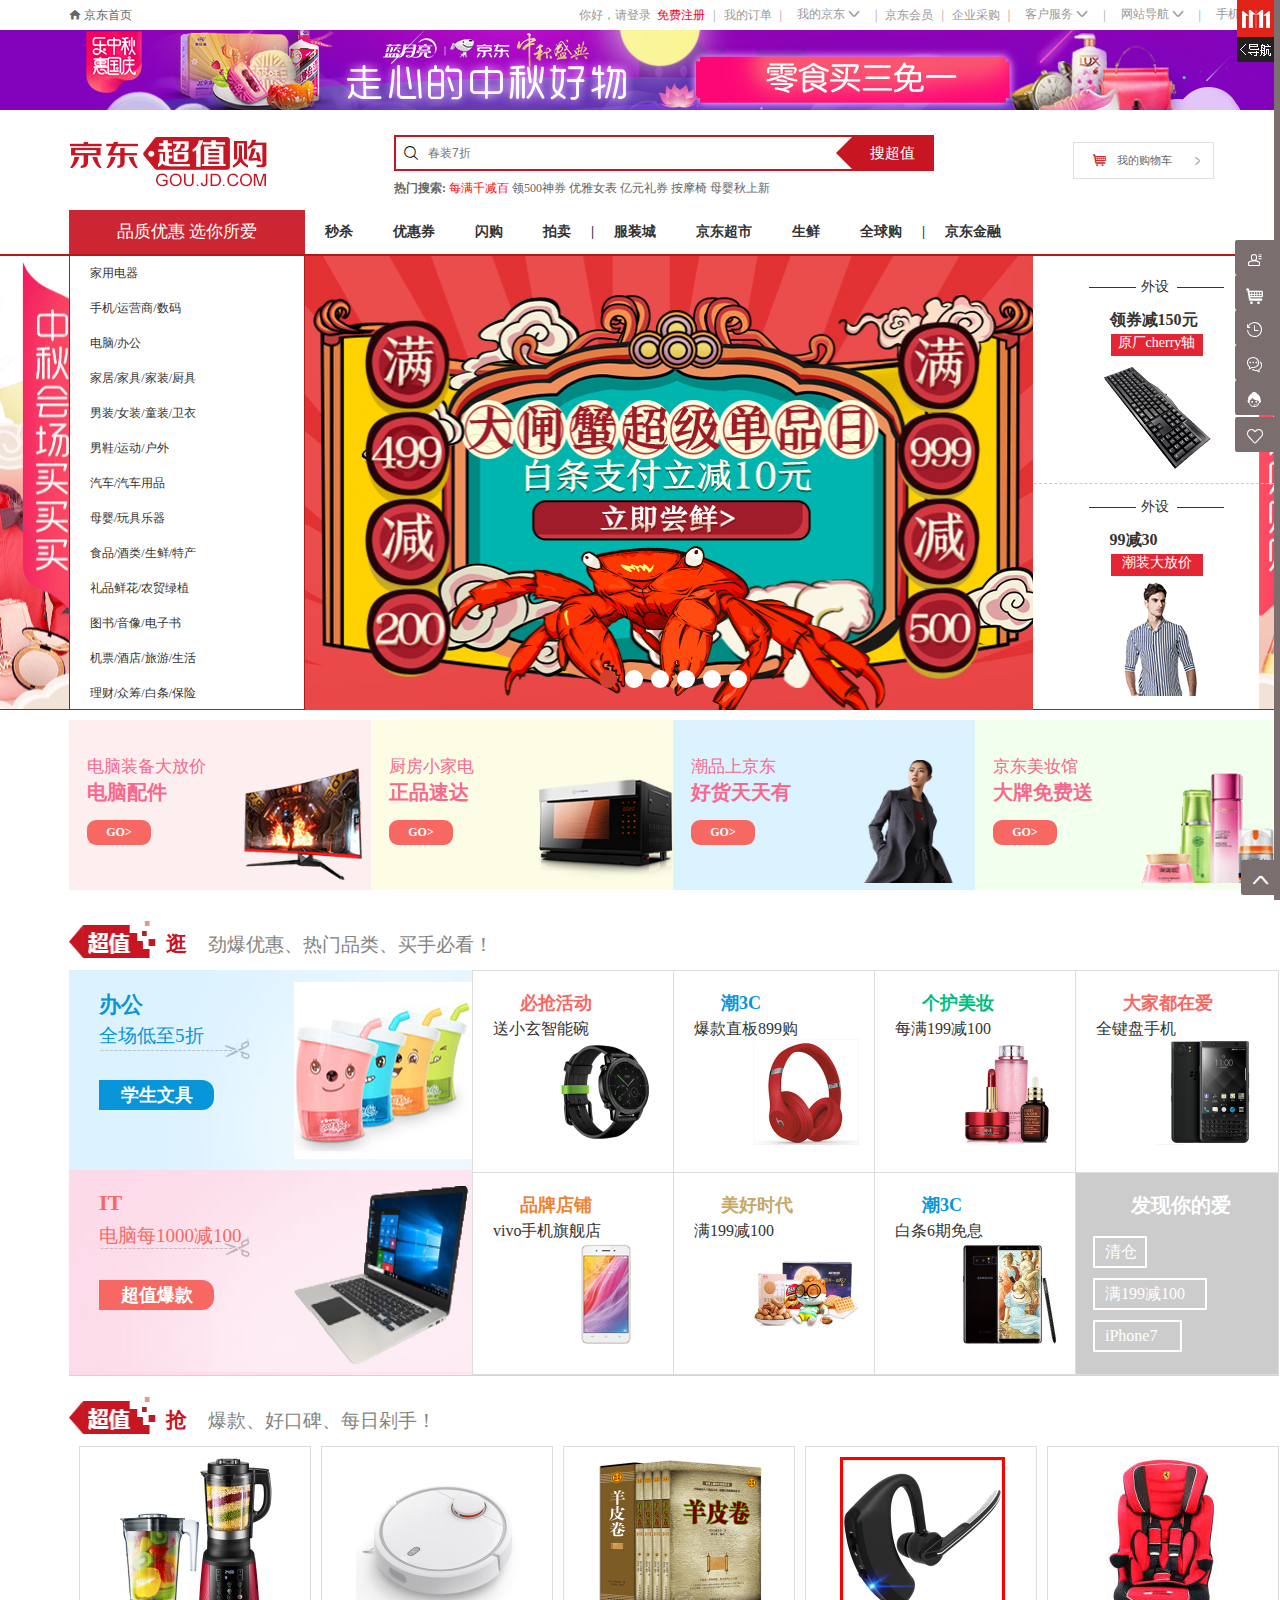
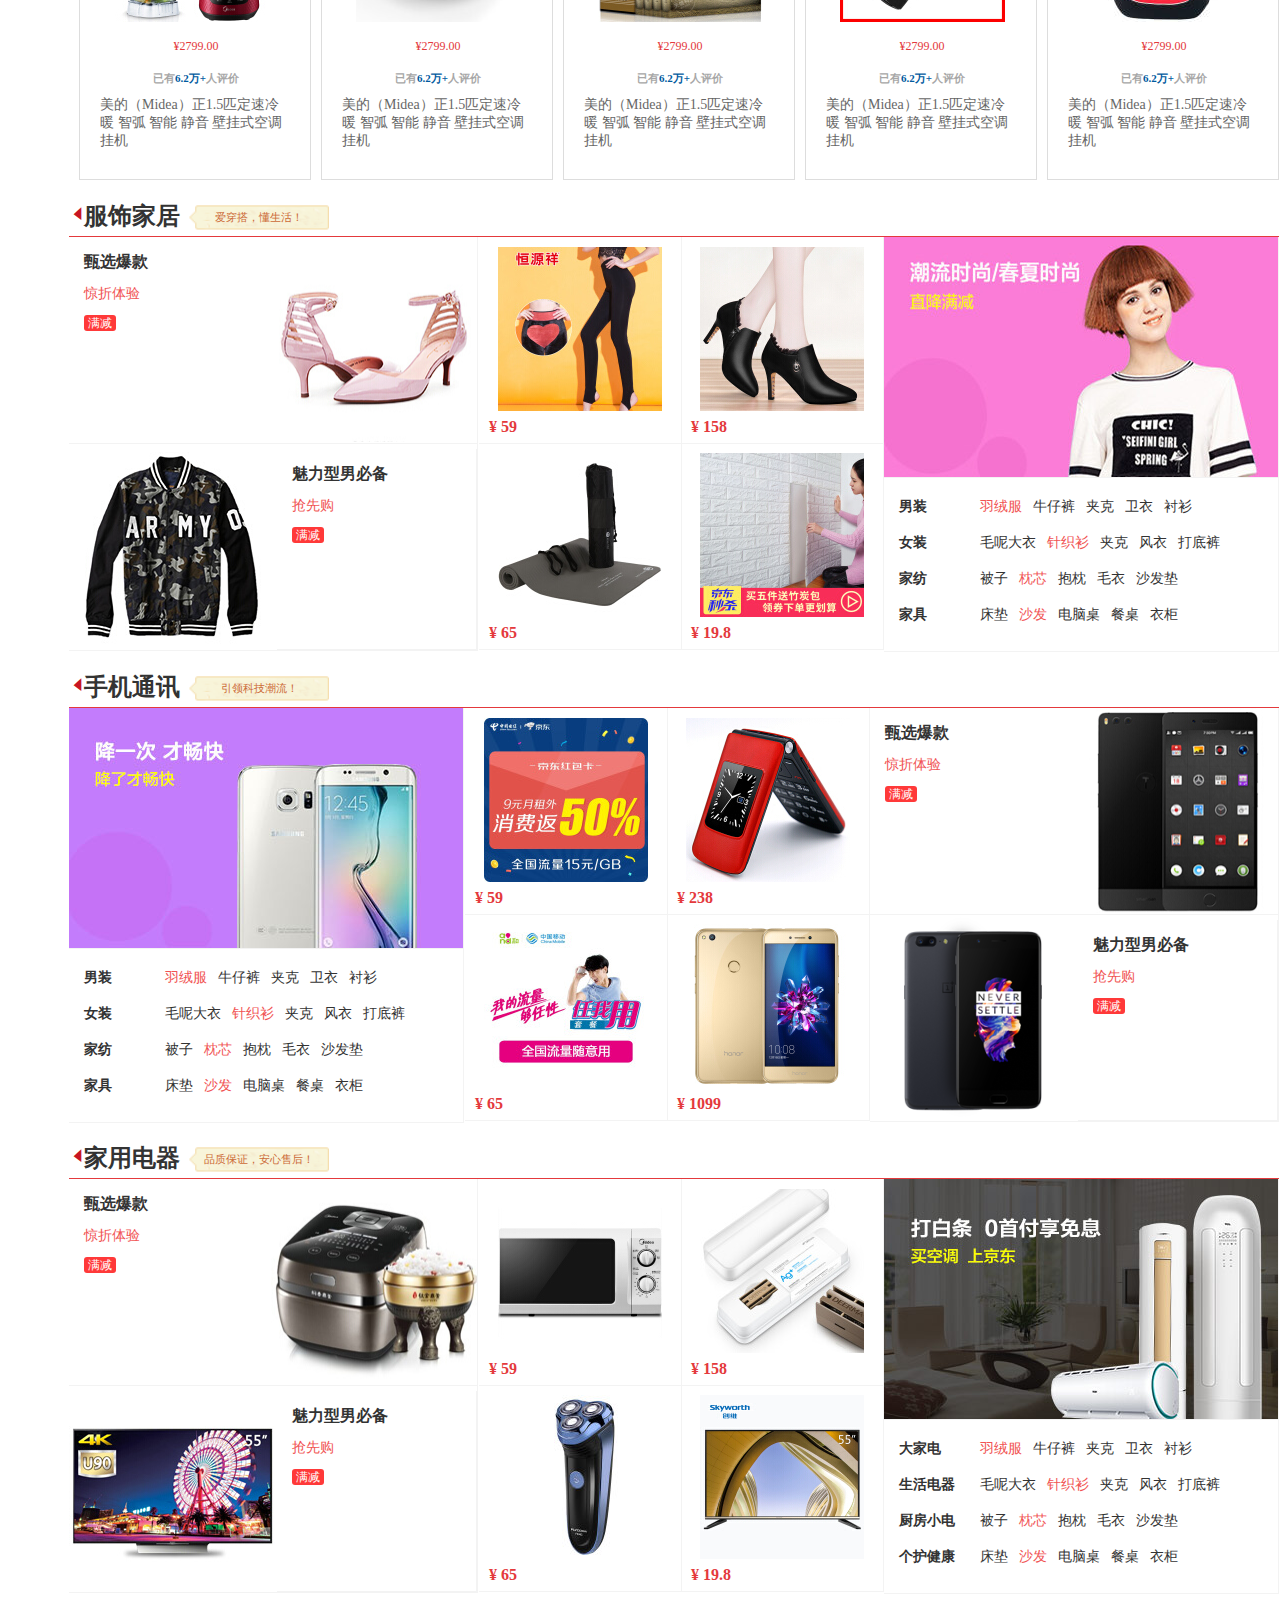
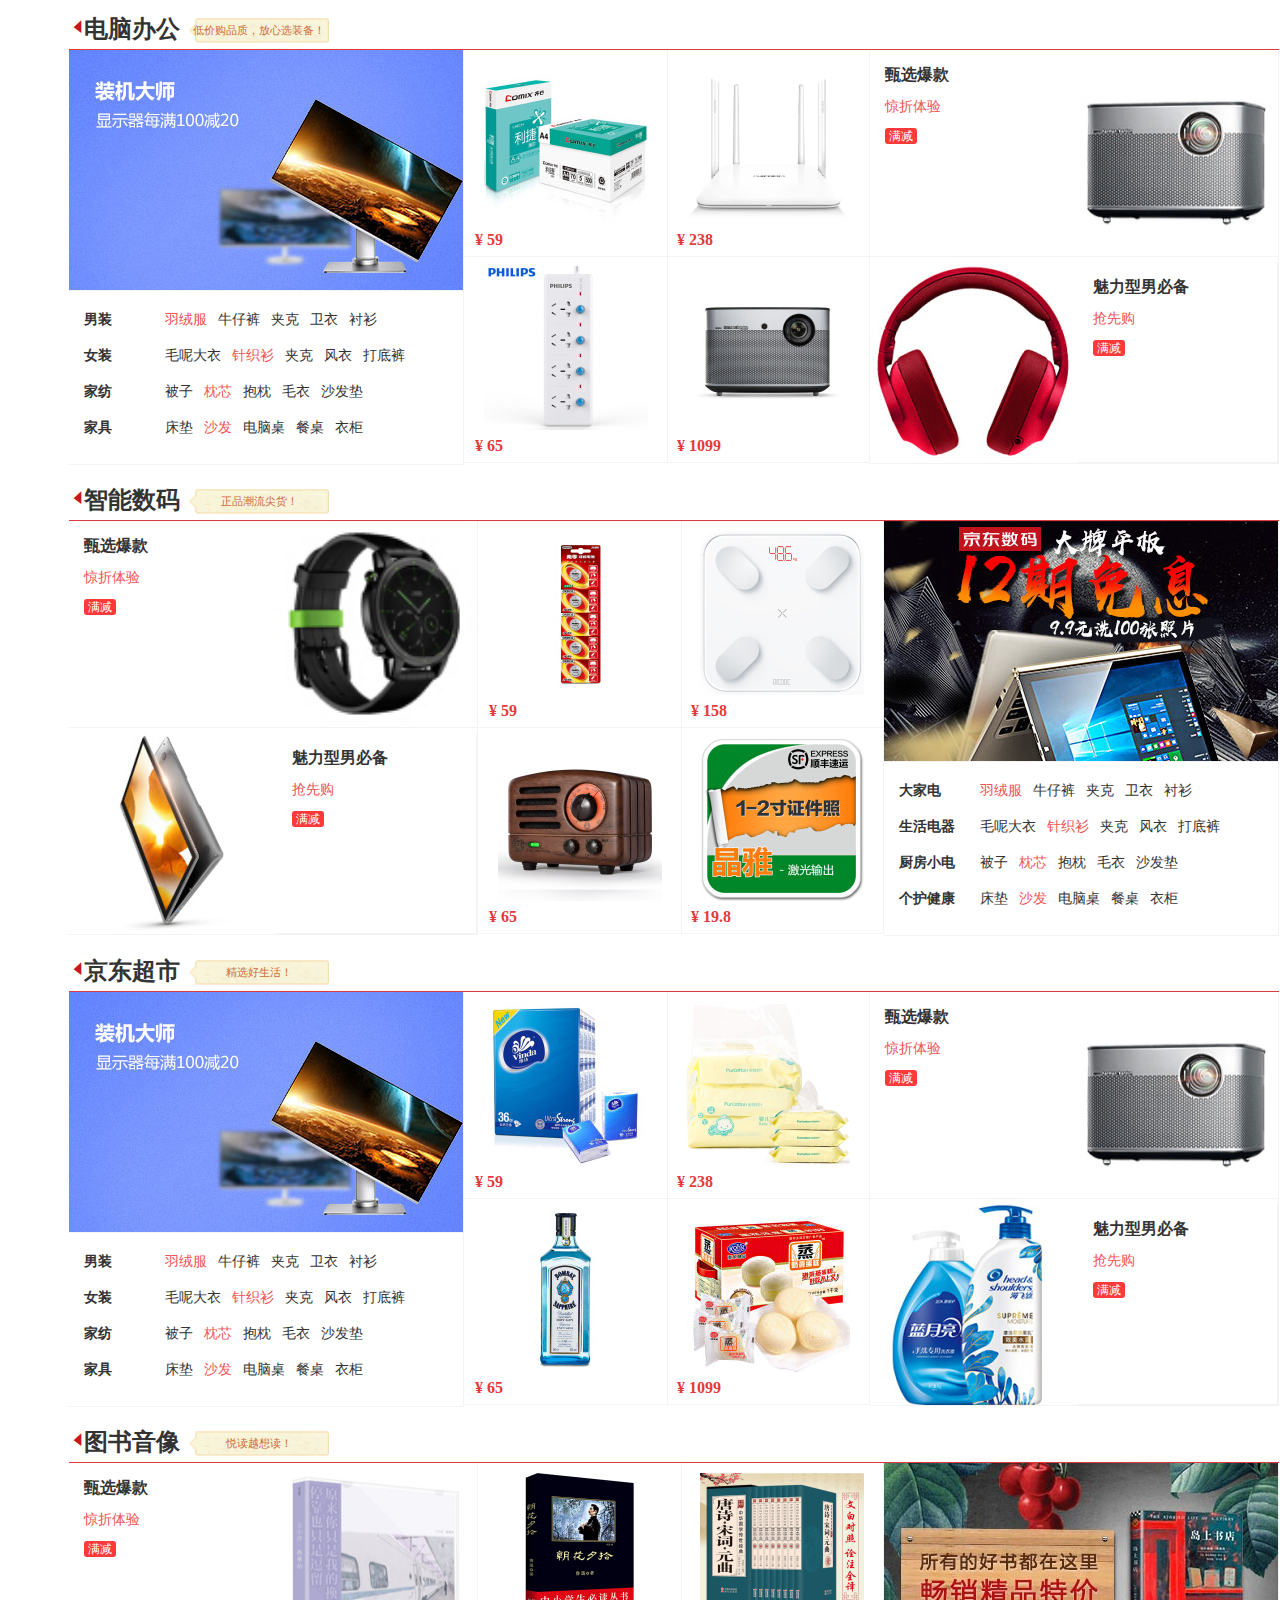
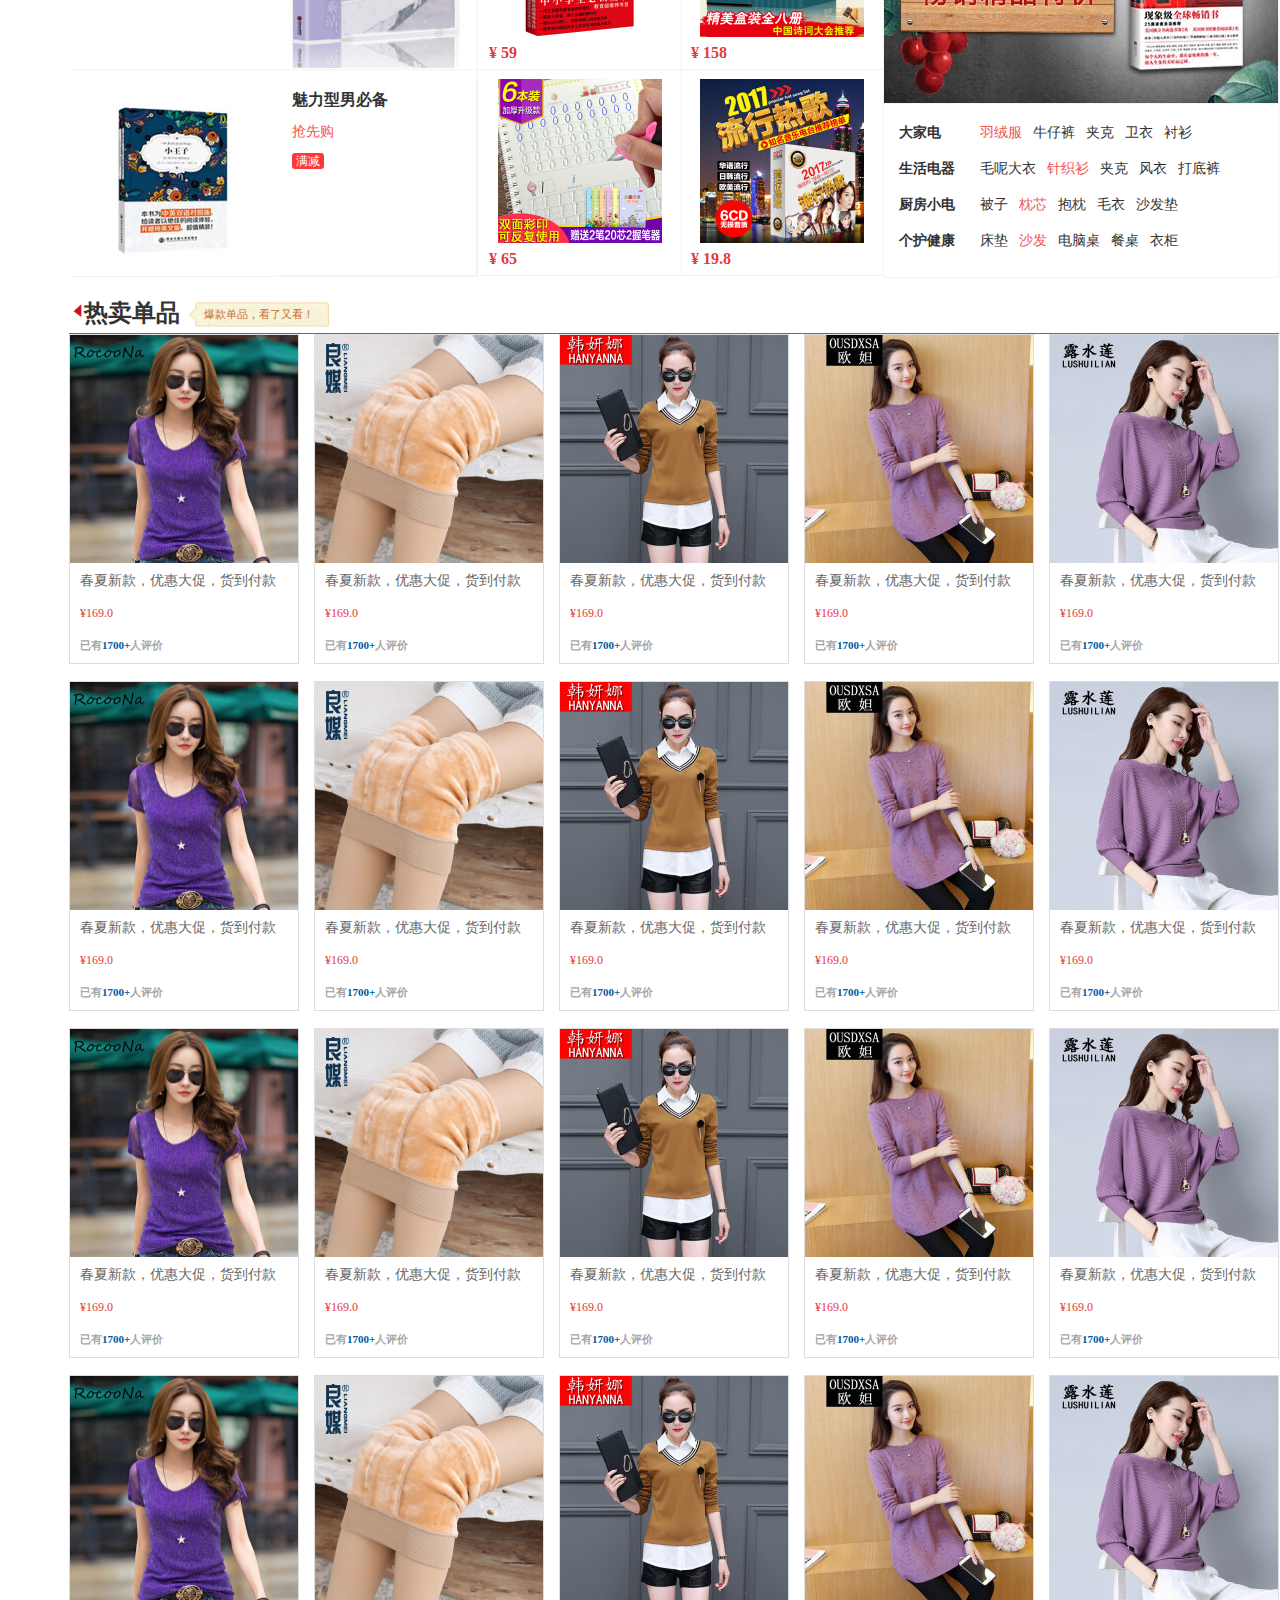
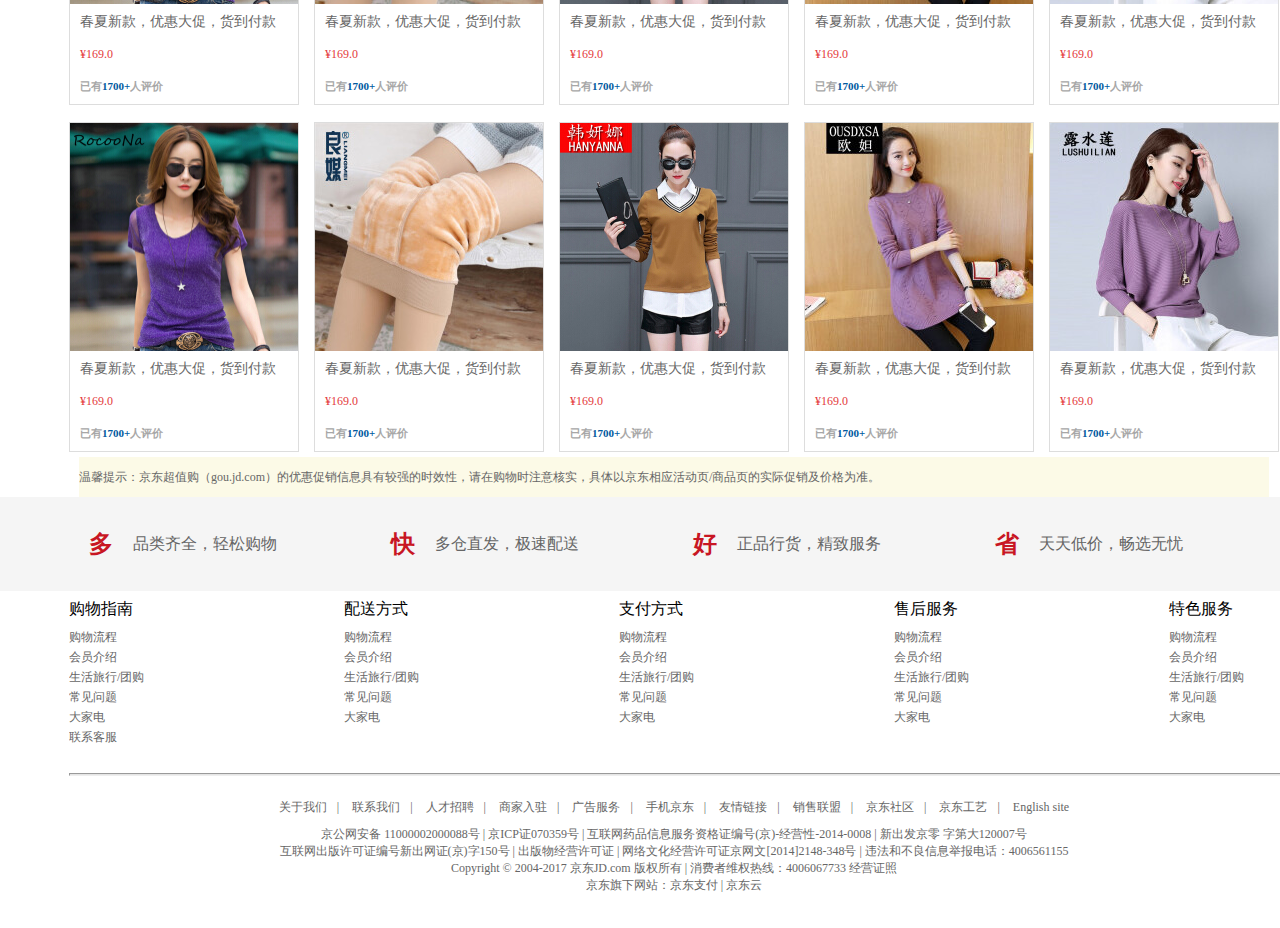
<file: index.html>
<!DOCTYPE html>
<html lang="en">
<head>
	<meta charset="UTF-8">
	<title>Document</title>
	<link rel="stylesheet" href="css/index.css">
	<link rel="stylesheet" href="iconfont/iconfont.css">
</head>
<body>
	<div id="shortcut">
		<div class="layout">
			<div class="fl">
				<span class="font">&#xe692;</span>
				京东首页
			</div>
			<ul class="fr">
					<li>
						<a href="https://passport.jd.com/new/login.aspx?ReturnUrl=https%3A%2F%2Fwww.jd.com%2F%3Fcu%3Dtrue%26utm_source%3Dwww.hao123.com%26utm_medium%3Dtuiguang%26utm_campaign%3Dt_1000003625_hao123mz%26utm_term%3D5c02f37e49064797a75944cf3c01a598">你好，请登录&nbsp;</a>
						<a href="https://reg.jd.com/reg/person?ReturnUrl=https%3A//www.jd.com/%3Fcu%3Dtrue%26utm_source%3Dwww.hao123.com%26utm_medium%3Dtuiguang%26utm_campaign%3Dt_1000003625_hao123mz%26utm_term%3D5c02f37e49064797a75944cf3c01a598" class="freere">免费注册</a>
					</li>
					<li class="spacer">|</li>
					<li>
						<a href="https://order.jd.com/center/list.action">我的订单</a>	
					</li>
					<li class="spacer">|</li>
					<li class="myjd">
						<div class="myjdf">
							<a target="_blank" href="http://home.jd.com/">我的京东</a>
							<i class="font">&#xe62f;</i>
						</div>
						<div class="myjd_1">
							<div class="myjd_11">
								<a href="">待处理订单</a>
								<a href="">消息</a>
								<a href="">返修退换货</a>
								<a href="">我的问答</a>
								<a href="">降价商品</a>
								<a href="">我的关注</a>
							</div>
							<div class="myjd_12">
								<a href="">我的京豆</a>
								<a href="">我的优惠券</a>
								<a href="">我的白条</a>
								<a href="">我的理财</a>
							</div>
						</div>
					</li>
					<li class="spacer">|</li>
					<li>
						<div>
							<a target="_blank" href="http://passport.jd.com/uc/login?ReturnUrl=http%3A%2F%2Fvip.jd.com%2Fhome.html">京东会员</a>
						</div>
					</li>
					<li class="spacer">|</li>
					<li>
						<div>
							<a target="_blank" href="http://passport.jd.com/uc/login?ReturnUrl=http%3A%2F%2Fvip.jd.com%2Fhome.html">企业采购</a>
						</div>						
					</li>
					<li class="spacer">|</li>
					<li>
						<div class="myjdf">
							<a  target="_blank" href="http://home.jd.com/" class="dt">客户服务</a>
							<i class="font">&#xe62f;</i>
						</div>					
					</li>
					<li class="spacer">|</li>
					<li>
						<div class="myjdf">
							<a  target="_blank" href="http://home.jd.com/" class="dt">网站导航</a>
							<i class="font">&#xe62f;</i>
						</div>						
					</li>
					<li class="spacer">|</li>
					<li>
						<div class="myjdf">
							<a target="_blank" href="http://home.jd.com/" class="dt">手机京东</a>
						</div>
					</li>
			</ul>	
		</div>
	</div>
	<div id="event">
		<a href="javascript:" id="event2">
			<i id="event_close">&#xe657;</i>
		</a>
	</div>
	<div class="header layout">
		<a href="https://www.jd.com/" class="logo"></a>
		<div class="seacher">
			<div class="seach">
				<div class="fd">&#xe60b;</div>
				<input type="text" placeholder="春装7折" autofocus class="text">
				<div class="scz">
					<div class="sczl"></div>
					<div class="sczr">搜超值</div>
				</div>
			</div>
		</div>
		<div class="hotseach">
			<span>热门搜索:</span>
			<a href="https://sale.jd.com/act/ImMSuZ1R3H.html?spm=1.1.0">每满千减百</a>
			<a href="">领500神券</a>
			<a href="">优雅女表</a>
			<a href="">亿元礼券</a>
			<a href="">按摩椅</a>
			<a href="">母婴秋上新</a>
		</div>
		<div class="cart">
			<div class="cart1">
				<div class="cart2">&#xe6c9;</div>
				<div class="cart3">我的购物车</div>
				<div class="cart4">&#xe62e;</div>
			</div>
		</div>
		<div class="pzyh">品质优惠 选你所爱</div>
		<div class="wan">
			<div>秒杀</div>
			<div>优惠券</div>
			<div>闪购</div>
			<div>拍卖</div>
			<div>|</div>
			<div>服装城</div>
			<div>京东超市</div>
			<div>生鲜</div>
			<div>全球购</div>
			<div>|</div>
			<div>京东金融</div>
		</div>
		<!-- 右侧快速导航 -->
		<div class="nav">
			<!-- 导航右侧边条和隐藏部分 -->
			<div class="bianr">
				<!-- 导航隐藏的部分 -->
				<div class="bianr-hide">
					<!-- header -->
					<div class="bianr-hide-header">
						<div class="title">京东11.11 全球好物节</div>
						<div class="hide-close"></div>
					</div>
					<!-- frame -->
					<iframe src="bianr-main.html" frameborder="0" scrolling="yes"></iframe>
				</div>
			</div>
			<div class="bianl-header"></div>
			<div class="bianl">
				<a href="">
					<div class="jdhy1">&#xe6e3;
						<div class="jdhy2">京东会员</div>
					</div>
				</a>
				<a href="">
					<div class="jdhy1">&#xe6c9;
						<div class="jdhy2">购物车</div>
					</div>
				</a>
				<a href="">
					<div class="jdhy1">&#xe600;
						<div class="jdhy2">我的关注</div>
					</div>
				</a>
				<a href="">
					<div class="jdhy1">&#xe6c1;
						<div class="jdhy2">我的足迹</div>
					</div>
				</a>
				<a href="">
					<div class="jdhy1">&#xe6c2;
						<div class="jdhy2">我的消息</div>
					</div>
				</a>
				<a href="">
					<div class="jdhy1">&#xe69e;
						<div class="jdhy2">咨询jimi</div>
					</div>
				</a>				
			</div>
			<a href="#shortcut" class="back">
					<div class="jdhy1">&#xe62d;
						<div class="jdhy2">顶部</div>
					</div>
			</a>
		</div>
	</div>
	<div class="content1">
		<div class="cont layout">			
			<ul class="menu">
				<li>
					<a href="https://jiadian.jd.com/" class="menud">家用电器</a>
					<div class="menur">
						<a href="https://jiadian.jd.com/" class="menur2">
							家电馆
							<span class="youjt">&#xe62e;</span>
						</a>
						<a href="https://xzzmd.jd.com/" class="menur2">
							乡镇专卖店
							<span class="youjt">&#xe62e;</span>
						</a>
						<a href="https://sale.jd.com/act/xX0wHto8F7a2j.html" class="menur2">
							家电服务
							<span class="youjt">&#xe62e;</span>
						</a>
						<a href="https://jdqc.jd.com/" class="menur2">
							家电企业购
							<span class="youjt">&#xe62e;</span>
						</a>
						<a href="https://coll.jd.com/list.html?sub=21445" class="menur2">
							商用电器
							<span class="youjt">&#xe62e;</span>
						</a>
						<a href="https://sale.jd.com/act/BvZwPWeJG40.html" class="menur2">
							高端家电
							<span class="youjt">&#xe62e;</span>
						</a>
						<div class="test"></div>
						<dl class="menuf">
							<dt>
								<a href="https://list.jd.com/list.html?cat=737,794,798" class="menur3">
								电视
								<span class="youb">&#xe62e;</span>
								</a>
							</dt>
							<dd class="manu22">
								<a href="https://list.jd.com/list.html?cat=737,794,798" class="menur4">
								曲面电视
								</a>
								<a href="https://list.jd.com/list.html?cat=737,794,798&ev=4155_94005&sort=sort_rank_asc&trans=1&JL=3_%E7%94%B5%E8%A7%86%E7%B1%BB%E5%9E%8B_%E8%B6%85%E8%96%84%E7%94%B5%E8%A7%86#J_crumbsBar" class="menur4">
								超薄电视
								</a>
								<a href="https://list.jd.com/list.html?cat=737,794,798&ev=4155_88009&sort=sort_rank_asc&trans=1&JL=3_%E7%94%B5%E8%A7%86%E7%B1%BB%E5%9E%8B_HDR#J_crumbsBar" class="menur4">
								HDR电视
								</a>
								<a href="https://list.jd.com/list.html?cat=737,794,798" class="menur4">
								OLED电视
								</a>
								<a href="https://list.jd.com/list.html?cat=737,794,798" class="menur4">
								4K超清电视
								</a>
								<a href="https://list.jd.com/list.html?cat=737,794,798" class="menur4">
								55英寸电视
								</a>
								<a href="https://list.jd.com/list.html?cat=737,794,798" class="menur4">
								66英寸电视
								</a>
								<a href="https://list.jd.com/list.html?cat=737,794,798" class="menur4">
								电视配件
								</a>
							</dd>
						</dl>
						<dl class="menuf">
							<dt>
								<a href="https://list.jd.com/list.html?cat=737,794,870" class="menur3">
								空调
								<span class="youb">&#xe62e;</span>
								</a>
							</dt>
							<dd class="manu22">
								<a href="https://list.jd.com/list.html?cat=737,794,798" class="menur4">
								壁挂式空调
								</a>
								<a href="https://list.jd.com/list.html?cat=737,794,798&ev=4155_94005&sort=sort_rank_asc&trans=1&JL=3_%E7%94%B5%E8%A7%86%E7%B1%BB%E5%9E%8B_%E8%B6%85%E8%96%84%E7%94%B5%E8%A7%86#J_crumbsBar" class="menur4">
								柜式空调
								</a>
								<a href="https://list.jd.com/list.html?cat=737,794,798&ev=4155_88009&sort=sort_rank_asc&trans=1&JL=3_%E7%94%B5%E8%A7%86%E7%B1%BB%E5%9E%8B_HDR#J_crumbsBar" class="menur4">
								中央空调
								</a>
								<a href="https://list.jd.com/list.html?cat=737,794,798" class="menur4">
								以旧换新
								</a>
								<a href="https://list.jd.com/list.html?cat=737,794,798" class="menur4">
								0元安装
								</a>
								<a href="https://list.jd.com/list.html?cat=737,794,798" class="menur4">
								空调配件
								</a>							
							</dd>
						</dl>
						<dl class="menuf">
							<dt>
								<a href="https://list.jd.com/list.html?cat=737,794,870" class="menur3">
								洗衣机
								<span class="youb">&#xe62e;</span>
								</a>
							</dt>
							<dd class="manu22">
								<a href="https://list.jd.com/list.html?cat=737,794,880" class="menur4">
								滚筒洗衣机
								</a>
								<a href="https://list.jd.com/list.html?cat=737,794,798&ev=4155_94005&sort=sort_rank_asc&trans=1&JL=3_%E7%94%B5%E8%A7%86%E7%B1%BB%E5%9E%8B_%E8%B6%85%E8%96%84%E7%94%B5%E8%A7%86#J_crumbsBar" class="menur4">
								洗烘一体机
								</a>
								<a href="https://list.jd.com/list.html?cat=737,794,798&ev=4155_88009&sort=sort_rank_asc&trans=1&JL=3_%E7%94%B5%E8%A7%86%E7%B1%BB%E5%9E%8B_HDR#J_crumbsBar" class="menur4">
								波轮洗衣机
								</a>
								<a href="https://list.jd.com/list.html?cat=737,794,798" class="menur4">
								迷你洗衣机
								</a>
								<a href="https://list.jd.com/list.html?cat=737,794,798" class="menur4">
								烘干机
								</a>
								<a href="https://list.jd.com/list.html?cat=737,794,798" class="menur4">
								洗衣机配件
								</a>							
							</dd>
						</dl>
						<dl class="menuf">
							<dt>
								<a href="https://list.jd.com/list.html?cat=737,794,878" class="menur3">
								冰箱
								<span class="youb">&#xe62e;</span>
								</a>
							</dt>
							<dd class="manu22">
								<a href="https://list.jd.com/list.html?cat=737,794,880" class="menur4">
								多门
								</a>
								<a href="https://list.jd.com/list.html?cat=737,794,798&ev=4155_94005&sort=sort_rank_asc&trans=1&JL=3_%E7%94%B5%E8%A7%86%E7%B1%BB%E5%9E%8B_%E8%B6%85%E8%96%84%E7%94%B5%E8%A7%86#J_crumbsBar" class="menur4">
								对开门
								</a>
								<a href="https://list.jd.com/list.html?cat=737,794,798&ev=4155_88009&sort=sort_rank_asc&trans=1&JL=3_%E7%94%B5%E8%A7%86%E7%B1%BB%E5%9E%8B_HDR#J_crumbsBar" class="menur4">
								三门
								</a>
								<a href="https://list.jd.com/list.html?cat=737,794,798" class="menur4">
								冷柜/冰吧
								</a>
								<a href="https://list.jd.com/list.html?cat=737,794,798" class="menur4">
								酒柜
								</a>
								<a href="https://list.jd.com/list.html?cat=737,794,798" class="menur4">
								冰箱配件
								</a>							
							</dd>
						</dl>
						<dl class="menuf">
							<dt>
								<a href="https://chuwei.jd.com/" class="menur3">
								厨卫大电
								<span class="youb">&#xe62e;</span>
								</a>
							</dt>
							<dd class="manu22">
								<a href="https://chuwei.jd.com/" class="menur4">
								油烟机
								</a>
								<a href="https://list.jd.com/list.html?cat=737,794,878&ev=266_2340&page=1&trans=1&JL=4_1_0#J_main" class="menur4">
								燃气灶
								</a>
								<a href="https://chuwei.jd.com/" class="menur4">
								烟灶套装
								</a>
								<a href="https://chuwei.jd.com/" class="menur4">
								消毒柜
								</a>
								<a href="https://chuwei.jd.com/" class="menur4">
								洗碗机
								</a>
								<a href="https://chuwei.jd.com/" class="menur4">
								电热水器
								</a>
								<a href="https://chuwei.jd.com/" class="menur4">
								燃气热水器
								</a>
								<a href="https://chuwei.jd.com/" class="menur4">
								嵌入式厨电
								</a>
								<a href="https://chuwei.jd.com/" class="menur4">
								商用厨房电器
								</a>								
							</dd>
						</dl>
						<dl class="menuf">
							<dt>
								<a href="https://cfxjd.jd.com/" class="menur3">
								厨房小电
								<span class="youb">&#xe62e;</span>
								</a>
							</dt>
							<dd class="manu22">
								<a href="https://cfxjd.jd.com/" class="menur4">
								微波炉
								</a>
								<a href="https://cfxjd.jd.com/" class="menur4">
								电烤箱
								</a>
								<a href="https://cfxjd.jd.com/" class="menur4">
								电磁炉
								</a>
								<a href="https://cfxjd.jd.com/" class="menur4">
								电陶炉
								</a>
								<a href="https://cfxjd.jd.com/" class="menur4">
								电压力锅
								</a>
								<a href="https://cfxjd.jd.com/" class="menur4">
								空气炸锅
								</a>
								<a href="https://cfxjd.jd.com/" class="menur4">
								豆浆机
								</a>
								<a href="https://cfxjd.jd.com/" class="menur4">
								咖啡机
								</a>
								<a href="https://cfxjd.jd.com/" class="menur4">
								面包机
								</a>
								<a href="https://cfxjd.jd.com/" class="menur4">
								榨汁机/原汁机
								</a>
								<a href="https://cfxjd.jd.com/" class="menur4">
								料理机
								</a>
								<a href="https://cfxjd.jd.com/" class="menur4">
								电饼铛
								</a>
								<a href="https://cfxjd.jd.com/" class="menur4">
								养生壶/煎药壶
								</a>
								<a href="https://cfxjd.jd.com/" class="menur4">
								酸奶机
								</a>
								<a href="https://cfxjd.jd.com/" class="menur4">
								煮蛋器
								</a>
								<a href="https://cfxjd.jd.com/" class="menur4">
								面条机
								</a>
								<a href="https://cfxjd.jd.com/" class="menur4">
								电水壶/热水瓶
								</a>
								<a href="https://cfxjd.jd.com/" class="menur4">
								电炖锅
								</a>
								<a href="https://cfxjd.jd.com/" class="menur4">
								多用途锅
								</a>
								<a href="https://cfxjd.jd.com/" class="menur4">
								电烧烤炉
								</a>
								<a href="https://cfxjd.jd.com/" class="menur4">
								电热饭盒
								</a>
								<a href="https://cfxjd.jd.com/" class="menur4">
								其他厨房电器
								</a>							
							</dd>
						</dl>
						<dl class="menuf">
						</dl>
						<dl class="menuf">
						</dl>
						<dl class="menuf">
							<dt>
								<a href="https://shjiadian.jd.com/" class="menur3">
								生活电器
								<span class="youb">&#xe62e;</span>
								</a>
							</dt>
							<dd class="manu22">
								<a href="https://shjiadian.jd.com/" class="menur4">
								电风扇
								</a>
								<a href="https://shjiadian.jd.com/" class="menur4">
								冷风扇
								</a>
								<a href="https://shjiadian.jd.com/" class="menur4">
								吸尘器/除螨仪
								</a>
								<a href="https://shjiadian.jd.com/" class="menur4">
								净化器
								</a>
								<a href="https://shjiadian.jd.com/" class="menur4">
								扫地机器人
								</a>
								<a href="https://shjiadian.jd.com/" class="menur4">
								加湿器
								</a>
								<a href="https://shjiadian.jd.com/" class="menur4">
								挂烫机/熨斗
								</a>
								<a href="https://shjiadian.jd.com/" class="menur4">
								取暖电器
								</a>
								<a href="https://shjiadian.jd.com/" class="menur4">
								插座
								</a>
								<a href="https://shjiadian.jd.com/" class="menur4">
								电话机
								</a>
								<a href="https://shjiadian.jd.com/" class="menur4">
								饮水机
								</a>
								<a href="https://shjiadian.jd.com/" class="menur4">
								净水器
								</a>
								<a href="https://shjiadian.jd.com/" class="menur4">
								除湿机
								</a>
								<a href="https://shjiadian.jd.com/" class="menur4">
								干衣机
								</a>
								<a href="https://shjiadian.jd.com/" class="menur4">
								清洁机
								</a>
								<a href="https://shjiadian.jd.com/" class="menur4">
								收录音机
								</a>
								<a href="https://shjiadian.jd.com/" class="menur4">
								毛球修剪器
								</a>
								<a href="https://shjiadian.jd.com/" class="menur4">
								其他生活电器
								</a>
								<a href="https://shjiadian.jd.com/" class="menur4">
								生活电器配件
								</a>												
							</dd>
						</dl>
					</div>
				</li>				
				<li>
					<a href="https://jiadian.jd.com/" class="menud">手机/运营商/数码</a>
				</li>
				<li>
					<a href="https://jiadian.jd.com/" class="menud">电脑/办公</a>
				</li>
				<li>
					<a href="https://jiadian.jd.com/" class="menud">家居/家具/家装/厨具</a>
				</li>
				<li>
					<a href="https://jiadian.jd.com/" class="menud">男装/女装/童装/卫衣</a>
				</li>
				<li>
					<a href="https://jiadian.jd.com/" class="menud">男鞋/运动/户外</a>
				</li>
				<li>
					<a href="https://jiadian.jd.com/" class="menud">汽车/汽车用品</a>
				</li>
				<li>
					<a href="https://jiadian.jd.com/" class="menud">母婴/玩具乐器</a>
				</li>
				<li>
					<a href="https://jiadian.jd.com/" class="menud">食品/酒类/生鲜/特产</a>
				</li>
				<li>
					<a href="https://jiadian.jd.com/" class="menud">礼品鲜花/农贸绿植</a>
				</li>
				<li>
					<a href="https://jiadian.jd.com/" class="menud">图书/音像/电子书</a>
				</li>
				<li>
					<a href="https://jiadian.jd.com/" class="menud">机票/酒店/旅游/生活</a>
				</li>
				<li>
					<a href="https://jiadian.jd.com/" class="menud">理财/众筹/白条/保险</a>
				</li>
			</ul>
			<div id="banner">
				<a href="">
					<img src="img/banner1.jpg" alt="" id="bannerImg" >
				</a>
				<ul class="btnbtn">
					<li class="imgIndex"></li>
					<li class="imgIndex"></li>
					<li class="imgIndex"></li>
					<li class="imgIndex"></li>
					<li class="imgIndex"></li>
					<li class="imgIndex"></li>
				</ul>
			</div>
			<div class="waishe">
				<div class="wai">
					<div class="wais">
						<div class="line1"></div>
						<div class="waishefont">外设</div>
						<div class="line2"></div>					
					</div>
					<div class="wai2">领券减150元</div>
					<div class="wai3">原厂cherry轴</div>
					<img src="img/key.png" alt="" class="key">
				</div>
				<div class="dashed"></div>
				<div class="wai">
					<div class="wais">
						<div class="line1"></div>
						<div class="waishefont">外设</div>
						<div class="line2"></div>					
					</div>
					<div class="wai2">99减30</div>
					<div class="wai3">潮装大放价</div>
					<img src="img/man.png" alt="" class="key">
				</div>
			</div>
		</div>
	</div>
	<div class="content2 layout">
		<div class="datu">
			<div class="datu1">
				<p class="datu2">电脑装备大放价</p>
				<p class="datu3">电脑配件</p>
				<a href="https://channel.jd.com/1316-1384.html" class="datu4">GO&gt;</a>				
				<img src="img/597e8af1Nee0ed9cd.png" alt=""  class="datu5">
			</div>
			<div class="datu12">
				<p class="datu2">厨房小家电</p>
				<p class="datu3">正品速达</p>
				<a href="https://channel.jd.com/1316-1384.html" class="datu4">GO&gt;</a>				
				<img src="img/58204880N9b6a3bb3.png" alt=""  class="datu5">
			</div>
			<div class="datu13">
				<p class="datu2">潮品上京东</p>
				<p class="datu3">好货天天有</p>
				<a href="https://channel.jd.com/1316-1384.html" class="datu4">GO&gt;</a>				
				<img src="img/582048c3N80f272cb.png" alt=""  class="datu5">
			</div>
			<div class="datu14">
				<p class="datu2">京东美妆馆</p>
				<p class="datu3">大牌免费送</p>
				<a href="https://channel.jd.com/1316-1384.html" class="datu4">GO&gt;</a>				
				<img src="img/58204939N79a2cced.png" alt=""  class="datu5">
			</div>			
		</div>
		<div class="lieb1">		
			<img src="img/chaozhi.png" alt="">
			<b>逛</b>
			<span class="zhushi">劲爆优惠、热门品类、买手必看！</span>
		</div>
	<div class="layout">
		<!-- value Stroll around -->
		<div id="k1">
			<div class="bang1">
				<p class="bang2">办公</p>
				<p class="bang3">全场低至5折</p>
				<a href="https://channel.jd.com/1316-1384.html" class="bang4">学生文具</a>
				<img src="img/bang.png" alt=""  class="bang5">
				<div id="baig"></div>
			</div>
			<div class="it1">
				<p class="it2">IT</p>
				<p class="it3">电脑每1000减100</p>
				<a href="https://channel.jd.com/1316-1384.html" class="it4">超值爆款</a>				
				<img src="img/it.png" alt=""  class="it5">
				<div id="baig"></div>
			</div>
				<ul class="main">
					<li class="li-1">
						<a href="" target="_blank" class="lj1">
							<p class="huod">必抢活动</p>
							<div class="sub">送小玄智能碗</div>
							<img src="img/59e01761Nd7e1a924.jpg" alt="">
						</a>
					</li>
					<li class="li-2">
						<a href="" target="_blank" class="lj1">
							<p class="huod">潮3C</p>
							<div class="sub">爆款直板899购</div>
							<img src="img/59cb8898N02f81146.jpg" alt="">
						</a>
					</li>
					<li class="li-3">
						<a href="" target="_blank" class="lj1">
							<p class="huod">个护美妆</p>
							<div class="sub">每满199减100</div>
							<img src="img/59cc9f41N5f3533b3.jpg" alt="">
						</a>
					</li>
					<li class="li-4">
						<a href="" target="_blank" class="lj1">
							<p class="huod">大家都在爱</p>
							<div class="sub">全键盘手机</div>
							<img src="img/59e06035N7918ead7.png" alt="">
						</a>
					</li>
					<li class="li-5">
						<a href="" target="_blank" class="lj1">
							<p class="huod">品牌店铺</p>
							<div class="sub">vivo手机旗舰店</div>
							<img src="img/5809fb95N03dd48af.png" alt="">
						</a>
					</li>
					<li class="li-6">
						<a href="" target="_blank" class="lj1">
							<p class="huod">美好时代</p>
							<div class="sub">满199减100</div>
							<img src="img/59cdea71Nca6b6403.jpg" alt="">
						</a>
					</li>
					<li class="li-7">
						<a href="" target="_blank" class="lj1">
							<p class="huod">潮3C</p>
							<div class="sub">白条6期免息</div>
							<img src="img/59e021b6Nceeaa359.jpg" alt="">
						</a>
					</li>
					<div class="li-8">
							<p class="li-find">发现你的爱</p>
							<ul class='li-8-1'>
								<li class="li-clear">
									<a href="">清仓</a>
								</li>
								<li class="li-cu">
									<a href="">满199减100</a>
								</li>
								<li class="li-iphone">
									<a href="">iPhone7</a>
								</li>
							</ul>
					</div>
				</ul>
			</div>
			<div class="lieb2">		
				<img src="img/chaozhi.png" alt="">
				<b>抢</b>
				<span>爆款、好口碑、每日剁手！</span>
			</div>
		</div>
		<!-- Value grab -->
		<div class="k2" id="l2">
			<div class="baok">
				<a href="" class="baok_link">
					<img src="img/599bd387Nb2e42ce5.jpg" alt="">
				</a>
				<p class="baok1">&yen;2799.00</p>
				<p class="baok2">已有<span>6.2万+</span>人评价</p>
				<p class="baok3">美的（Midea）正1.5匹定速冷暖 智弧 智能 静音 壁挂式空调挂机</p>
			</div>
			<div class="baok">
				<a href="" class="baok_link">
					<img src="img/57e20973N333612c6.jpg" alt="">
				</a>
				<p class="baok1">&yen;2799.00</p>
				<p class="baok2">已有<span>6.2万+</span>人评价</p>
				<p class="baok3">美的（Midea）正1.5匹定速冷暖 智弧 智能 静音 壁挂式空调挂机</p>
			</div>
			<div class="baok">
				<a href="" class="baok_link">
					<img src="img/5938f2ddNe4156a1f.jpg" alt="">
				</a>
				<p class="baok1">&yen;2799.00</p>
				<p class="baok2">已有<span>6.2万+</span>人评价</p>
				<p class="baok3">美的（Midea）正1.5匹定速冷暖 智弧 智能 静音 壁挂式空调挂机</p>
			</div>
			<div class="baok">
				<a href="" class="baok_link">
					<img src="img/5996fb49Nd1d12832.jpg" alt="">
				</a>
				<p class="baok1">&yen;2799.00</p>
				<p class="baok2">已有<span>6.2万+</span>人评价</p>
				<p class="baok3">美的（Midea）正1.5匹定速冷暖 智弧 智能 静音 壁挂式空调挂机</p>
			</div>
			<div class="baok">
				<a href="" class="baok_link">
					<img src="img/579724d4Nb931f547.jpg" alt="">
				</a>
				<p class="baok1">&yen;2799.00</p>
				<p class="baok2">已有<span>6.2万+</span>人评价</p>
				<p class="baok3">美的（Midea）正1.5匹定速冷暖 智弧 智能 静音 壁挂式空调挂机</p>
			</div>
		</div>
		<!-- Clothing home -->
		<div class="lieb3" id="l3">
			<div class="lieb3_1">&#xe61c;</div>
			<b>服饰家居</b>
			<div class="lieb3_2">爱穿搭，懂生活！</div>
		</div>
		<div class="k3">
			<div href="" class="slide">
				<div class="slide_top">
					<a href="" class="slide_topl">
						<ul class="slide_topu">
							<li>甄选爆款</li>
							<li>惊折体验</li>
							<li>满减</li>
						</ul>
					</a>
					<img src="img/56fbb0b5N85275e39.jpg" alt="">
				</div>
				<div class="slide_btm">
					<img src="img/56fbb08eN50691773.jpg" alt="">
					<a href="" class="slide_btml">
						<ul class="slide_btmu">
							<li>魅力型男必备</li>
							<li>抢先购</li>
							<li>满减</li>
						</ul>
					</a>
				</div>
			</div>
			<div class="k_main">
				<div class="p-item">
					<a href="" class="p-item1">
						<img src="img/5983e455Nfbcc574d.jpg" alt="">
						<span>&yen; 59</span>
						<div class="over">
							<p>恒源祥打底裤袜加绒加厚打底裤女秋冬季外穿裤新款暖心护腰黑色女士修身显瘦小脚裤子 暖心护腰410g黑色 均码</p>
						</div>
					</a>
				</div>
				<div class="p-item">
					<a href="" class="p-item1">
						<img src="img/59a5029fN053928ac.jpg" alt="">
						<span>&yen; 158</span>
						<div class="over">
							<p>休闲单鞋女2017新款英伦尖头套脚细跟高跟女鞋子邻家天使17312-1 17312-1黑色 37</p>
						</div>
					</a>
				</div>
				<div class="p-item">
					<a href="" class="p-item1">
						<img src="img/583d4523N3cf88e9b.jpg" alt="">
						<span>&yen; 65</span>
						<div class="over">
							<p>弥雅（MIYA UGO）升级版瑜伽垫185*80cm 加长加宽加厚健身运动垫子 10mm灰色（含绑带网包）</p>
						</div>
					</a>
				</div>
				<div class="p-item">
					<a href="" class="p-item1">
						<img src="img/59c0a86eNac2ac337.jpg" alt="">
						<span>&yen; 19.8</span>
						<div class="over">
							<p>【满五赠一】3D立体墙贴纸大尺寸创意DIY自粘壁纸壁画适用办公家用卧室儿童房客厅 珍珠白</p>
						</div>
					</a>
				</div>
			</div>
			<div class="k_side">
				<a href="" class="side-t">
					<img src="img/58204701N05b90b18.jpg" alt="">
				</a>
				<div class="side-b">
					<ul>
						<li>
							<a target="_blank" href="">
								<b>男装</b>
							</a>
							<a target="_blank" href="" class="red">羽绒服</a>
							<a target="_blank" href="">牛仔裤</a>
							<a target="_blank" href="">夹克</a>
							<a target="_blank" href="">卫衣</a>
							<a target="_blank" href="">衬衫</a>
						</li>
						<li>
							<a target="_blank" href="">
								<b>女装</b>
							</a>
							<a target="_blank" href="">毛呢大衣</a>
							<a target="_blank" href="" class="red">针织衫</a>
							<a target="_blank" href="">夹克</a>
							<a target="_blank" href="">风衣</a>
							<a target="_blank" href="">打底裤</a>
						</li>
						<li>
							<a target="_blank" href="">
								<b>家纺</b>
							</a>
							<a target="_blank" href="">被子</a>
							<a target="_blank" href="" class="red">枕芯</a>
							<a target="_blank" href="">抱枕</a>
							<a target="_blank" href="">毛衣</a>
							<a target="_blank" href="">沙发垫</a>
						</li>
						<li>
							<a target="_blank" href="">
								<b>家具</b>
							</a>
							<a target="_blank" href="">床垫</a>
							<a target="_blank" href="" class="red">沙发</a>
							<a target="_blank" href="">电脑桌</a>
							<a target="_blank" href="">餐桌</a>
							<a target="_blank" href="">衣柜</a>
						</li>
					</ul>
				</div>
			</div>
		</div>
		<!-- Mobile phone -->
		<div class="lieb3" id="l4">
			<div class="lieb3_1">&#xe61c;</div>
			<b>手机通讯</b>
			<div class="lieb3_2">引领科技潮流！</div>
		</div>
		<div class="k4">
			<div class="k_side">
				<a href="" class="side-t">
					<img src="img/5820476fNd3c1b12e.jpg" alt="">
				</a>
				<div class="side-b">
					<ul>
						<li>
							<a target="_blank" href="">
								<b>男装</b>
							</a>
							<a target="_blank" href="" class="red">羽绒服</a>
							<a target="_blank" href="">牛仔裤</a>
							<a target="_blank" href="">夹克</a>
							<a target="_blank" href="">卫衣</a>
							<a target="_blank" href="">衬衫</a>
						</li>
						<li>
							<a target="_blank" href="">
								<b>女装</b>
							</a>
							<a target="_blank" href="">毛呢大衣</a>
							<a target="_blank" href="" class="red">针织衫</a>
							<a target="_blank" href="">夹克</a>
							<a target="_blank" href="">风衣</a>
							<a target="_blank" href="">打底裤</a>
						</li>
						<li>
							<a target="_blank" href="">
								<b>家纺</b>
							</a>
							<a target="_blank" href="">被子</a>
							<a target="_blank" href="" class="red">枕芯</a>
							<a target="_blank" href="">抱枕</a>
							<a target="_blank" href="">毛衣</a>
							<a target="_blank" href="">沙发垫</a>
						</li>
						<li>
							<a target="_blank" href="">
								<b>家具</b>
							</a>
							<a target="_blank" href="">床垫</a>
							<a target="_blank" href="" class="red">沙发</a>
							<a target="_blank" href="">电脑桌</a>
							<a target="_blank" href="">餐桌</a>
							<a target="_blank" href="">衣柜</a>
						</li>
					</ul>
				</div>
			</div>
			<div class="k_main">
				<div class="p-item">
					<a href="" class="p-item1">
						<img src="img/59acfcc8N8b355990.jpg" alt="">
						<span>&yen; 59</span>
						<div class="over">
							<p>恒源祥打底裤袜加绒加厚打底裤女秋冬季外穿裤新款暖心护腰黑色女士修身显瘦小脚裤子 暖心护腰410g黑色 均码</p>
						</div>
					</a>
				</div>
				<div class="p-item">
					<a href="" class="p-item1">
						<img src="img/581b1bccN7d5885d3.jpg" alt="">
						<span>&yen; 238</span>
						<div class="over">
							<p>休闲单鞋女2017新款英伦尖头套脚细跟高跟女鞋子邻家天使17312-1 17312-1黑色 37</p>
						</div>
					</a>
				</div>
				<div class="p-item">
					<a href="" class="p-item1">
						<img src="img/597ef26bN38e455f6.jpg" alt="">
						<span>&yen; 65</span>
						<div class="over">
							<p>弥雅（MIYA UGO）升级版瑜伽垫185*80cm 加长加宽加厚健身运动垫子 10mm灰色（含绑带网包）</p>
						</div>
					</a>
				</div>
				<div class="p-item">
					<a href="" class="p-item1">
						<img src="img/59269491N157e1f43.jpg" alt="">
						<span>&yen; 1099</span>
						<div class="over">
							<p>【满五赠一】3D立体墙贴纸大尺寸创意DIY自粘壁纸壁画适用办公家用卧室儿童房客厅 珍珠白</p>
						</div>
					</a>
				</div>
			</div>
			<div href="" class="slide">
				<div class="slide_top">
					<a href="" class="slide_topl">
						<ul class="slide_topu">
							<li>甄选爆款</li>
							<li>惊折体验</li>
							<li>满减</li>
						</ul>
					</a>
					<img src="img/59e06ae8Na8c7ded8.jpg" alt="">
				</div>
				<div class="slide_btm">
					<img src="img/59e02928Nb08948dd.png" alt="">
					<a href="" class="slide_btml">
						<ul class="slide_btmu">
							<li>魅力型男必备</li>
							<li>抢先购</li>
							<li>满减</li>
						</ul>
					</a>
				</div>
			</div>	
		</div>
		<!-- Household Electric Appliances -->
		<div class="lieb3" id="l5">
			<div class="lieb3_1">&#xe61c;</div>
			<b>家用电器</b>
			<div class="lieb3_2">品质保证，安心售后！</div>
		</div>
		<div class="k5">
			<div href="" class="slide">
				<div class="slide_top">
					<a href="" class="slide_topl">
						<ul class="slide_topu">
							<li>甄选爆款</li>
							<li>惊折体验</li>
							<li>满减</li>
						</ul>
					</a>
					<img src="img/570476edN62b1149b.jpg" alt="">
				</div>
				<div class="slide_btm">
					<img src="img/570476ccNb6e97bfa.jpg" alt="">
					<a href="" class="slide_btml">
						<ul class="slide_btmu">
							<li>魅力型男必备</li>
							<li>抢先购</li>
							<li>满减</li>
						</ul>
					</a>
				</div>
			</div>
			<div class="k_main">
				<div class="p-item">
					<a href="" class="p-item1">
						<img src="img/57ba6c9aN0c6be511.jpg" alt="">
						<span>&yen; 59</span>
						<div class="over">
							<p>恒源祥打底裤袜加绒加厚打底裤女秋冬季外穿裤新款暖心护腰黑色女士修身显瘦小脚裤子 暖心护腰410g黑色 均码</p>
						</div>
					</a>
				</div>
				<div class="p-item">
					<a href="" class="p-item1">
						<img src="img/58bcbed9N63dd1cdc.jpg" alt="">
						<span>&yen; 158</span>
						<div class="over">
							<p>休闲单鞋女2017新款英伦尖头套脚细跟高跟女鞋子邻家天使17312-1 17312-1黑色 37</p>
						</div>
					</a>
				</div>
				<div class="p-item">
					<a href="" class="p-item1">
						<img src="img/599d419fN76330f26.jpg" alt="">
						<span>&yen; 65</span>
						<div class="over">
							<p>弥雅（MIYA UGO）升级版瑜伽垫185*80cm 加长加宽加厚健身运动垫子 10mm灰色（含绑带网包）</p>
						</div>
					</a>
				</div>
				<div class="p-item">
					<a href="" class="p-item1">
						<img src="img/593a2a2bN923ddc83.jpg" alt="">
						<span>&yen; 19.8</span>
						<div class="over">
							<p>【满五赠一】3D立体墙贴纸大尺寸创意DIY自粘壁纸壁画适用办公家用卧室儿童房客厅 珍珠白</p>
						</div>
					</a>
				</div>
			</div>
			<div class="k_side">
				<a href="" class="side-t">
					<img src="img/58206d3fNa81f574e.jpg" alt="">
				</a>
				<div class="side-b">
					<ul>
						<li>
							<a target="_blank" href="">
								<b>大家电</b>
							</a>
							<a target="_blank" href="" class="red">羽绒服</a>
							<a target="_blank" href="">牛仔裤</a>
							<a target="_blank" href="">夹克</a>
							<a target="_blank" href="">卫衣</a>
							<a target="_blank" href="">衬衫</a>
						</li>
						<li>
							<a target="_blank" href="">
								<b>生活电器</b>
							</a>
							<a target="_blank" href="">毛呢大衣</a>
							<a target="_blank" href="" class="red">针织衫</a>
							<a target="_blank" href="">夹克</a>
							<a target="_blank" href="">风衣</a>
							<a target="_blank" href="">打底裤</a>
						</li>
						<li>
							<a target="_blank" href="">
								<b>厨房小电</b>
							</a>
							<a target="_blank" href="">被子</a>
							<a target="_blank" href="" class="red">枕芯</a>
							<a target="_blank" href="">抱枕</a>
							<a target="_blank" href="">毛衣</a>
							<a target="_blank" href="">沙发垫</a>
						</li>
						<li>
							<a target="_blank" href="">
								<b>个护健康</b>
							</a>
							<a target="_blank" href="">床垫</a>
							<a target="_blank" href="" class="red">沙发</a>
							<a target="_blank" href="">电脑桌</a>
							<a target="_blank" href="">餐桌</a>
							<a target="_blank" href="">衣柜</a>
						</li>
					</ul>
				</div>
			</div>
		</div>
		<!-- Computer office supplies -->
		<div class="lieb3" id="l6">
			<div class="lieb3_1">&#xe61c;</div>
			<b>电脑办公</b>
			<div class="lieb3_2">低价购品质，放心选装备！</div>
		</div>
		<div class="k6">
			<div class="k_side">
				<a href="" class="side-t">
					<img src="img/58f9e9b8Nd9f6dd3c.jpg" alt="">
				</a>
				<div class="side-b">
					<ul>
						<li>
							<a target="_blank" href="">
								<b>男装</b>
							</a>
							<a target="_blank" href="" class="red">羽绒服</a>
							<a target="_blank" href="">牛仔裤</a>
							<a target="_blank" href="">夹克</a>
							<a target="_blank" href="">卫衣</a>
							<a target="_blank" href="">衬衫</a>
						</li>
						<li>
							<a target="_blank" href="">
								<b>女装</b>
							</a>
							<a target="_blank" href="">毛呢大衣</a>
							<a target="_blank" href="" class="red">针织衫</a>
							<a target="_blank" href="">夹克</a>
							<a target="_blank" href="">风衣</a>
							<a target="_blank" href="">打底裤</a>
						</li>
						<li>
							<a target="_blank" href="">
								<b>家纺</b>
							</a>
							<a target="_blank" href="">被子</a>
							<a target="_blank" href="" class="red">枕芯</a>
							<a target="_blank" href="">抱枕</a>
							<a target="_blank" href="">毛衣</a>
							<a target="_blank" href="">沙发垫</a>
						</li>
						<li>
							<a target="_blank" href="">
								<b>家具</b>
							</a>
							<a target="_blank" href="">床垫</a>
							<a target="_blank" href="" class="red">沙发</a>
							<a target="_blank" href="">电脑桌</a>
							<a target="_blank" href="">餐桌</a>
							<a target="_blank" href="">衣柜</a>
						</li>
					</ul>
				</div>
			</div>
			<div class="k_main">
				<div class="p-item">
					<a href="" class="p-item1">
						<img src="img/563064a9Nd2d4fb04.jpg" alt="">
						<span>&yen; 59</span>
						<div class="over">
							<p>恒源祥打底裤袜加绒加厚打底裤女秋冬季外穿裤新款暖心护腰黑色女士修身显瘦小脚裤子 暖心护腰410g黑色 均码</p>
						</div>
					</a>
				</div>
				<div class="p-item">
					<a href="" class="p-item1">
						<img src="img/596329f1N7e68cdf8.jpg" alt="">
						<span>&yen; 238</span>
						<div class="over">
							<p>休闲单鞋女2017新款英伦尖头套脚细跟高跟女鞋子邻家天使17312-1 17312-1黑色 37</p>
						</div>
					</a>
				</div>
				<div class="p-item">
					<a href="" class="p-item1">
						<img src="img/59b349b7N2594b716.jpg" alt="">
						<span>&yen; 65</span>
						<div class="over">
							<p>弥雅（MIYA UGO）升级版瑜伽垫185*80cm 加长加宽加厚健身运动垫子 10mm灰色（含绑带网包）</p>
						</div>
					</a>
				</div>
				<div class="p-item">
					<a href="" class="p-item1">
						<img src="img/58f57b9dN2766da0e.jpg" alt="">
						<span>&yen; 1099</span>
						<div class="over">
							<p>【满五赠一】3D立体墙贴纸大尺寸创意DIY自粘壁纸壁画适用办公家用卧室儿童房客厅 珍珠白</p>
						</div>
					</a>
				</div>
			</div>
			<div href="" class="slide">
				<div class="slide_top">
					<a href="" class="slide_topl">
						<ul class="slide_topu">
							<li>甄选爆款</li>
							<li>惊折体验</li>
							<li>满减</li>
						</ul>
					</a>
					<img src="img/59ddced6Nf56eb8cb.jpg" alt="">
				</div>
				<div class="slide_btm">
					<img src="img/59ddce7aN713f6791.jpg" alt="">
					<a href="" class="slide_btml">
						<ul class="slide_btmu">
							<li>魅力型男必备</li>
							<li>抢先购</li>
							<li>满减</li>
						</ul>
					</a>
				</div>
			</div>	
		</div>
		<!-- Intelligent digital -->
		<div class="lieb3" id="l7">
			<div class="lieb3_1">&#xe61c;</div>
			<b>智能数码</b>
			<div class="lieb3_2">正品潮流尖货！</div>
		</div>
		<div class="k7">
			<div href="" class="slide">
				<div class="slide_top">
					<a href="" class="slide_topl">
						<ul class="slide_topu">
							<li>甄选爆款</li>
							<li>惊折体验</li>
							<li>满减</li>
						</ul>
					</a>
					<img src="img/59e01761Nd7e1a924.jpg" alt="">
				</div>
				<div class="slide_btm">
					<img src="img/59ded1d0N4cfd8b06.jpg" alt="">
					<a href="" class="slide_btml">
						<ul class="slide_btmu">
							<li>魅力型男必备</li>
							<li>抢先购</li>
							<li>满减</li>
						</ul>
					</a>
				</div>
			</div>
			<div class="k_main">
				<div class="p-item">
					<a href="" class="p-item1">
						<img src="img/58cf9de1N5a783404.jpg" alt="">
						<span>&yen; 59</span>
						<div class="over">
							<p>恒源祥打底裤袜加绒加厚打底裤女秋冬季外穿裤新款暖心护腰黑色女士修身显瘦小脚裤子 暖心护腰410g黑色 均码</p>
						</div>
					</a>
				</div>
				<div class="p-item">
					<a href="" class="p-item1">
						<img src="img/58dcd551Ne9074f74.jpg" alt="">
						<span>&yen; 158</span>
						<div class="over">
							<p>休闲单鞋女2017新款英伦尖头套脚细跟高跟女鞋子邻家天使17312-1 17312-1黑色 37</p>
						</div>
					</a>
				</div>
				<div class="p-item">
					<a href="" class="p-item1">
						<img src="img/574eb769N74a2a9e7.jpg" alt="">
						<span>&yen; 65</span>
						<div class="over">
							<p>弥雅（MIYA UGO）升级版瑜伽垫185*80cm 加长加宽加厚健身运动垫子 10mm灰色（含绑带网包）</p>
						</div>
					</a>
				</div>
				<div class="p-item">
					<a href="" class="p-item1">
						<img src="img/591d27a4N481bd2eb.jpg" alt="">
						<span>&yen; 19.8</span>
						<div class="over">
							<p>【满五赠一】3D立体墙贴纸大尺寸创意DIY自粘壁纸壁画适用办公家用卧室儿童房客厅 珍珠白</p>
						</div>
					</a>
				</div>
			</div>
			<div class="k_side">
				<a href="" class="side-t">
					<img src="img/5976bcdcN82d4e2c3.jpg" alt="">
				</a>
				<div class="side-b">
					<ul>
						<li>
							<a target="_blank" href="">
								<b>大家电</b>
							</a>
							<a target="_blank" href="" class="red">羽绒服</a>
							<a target="_blank" href="">牛仔裤</a>
							<a target="_blank" href="">夹克</a>
							<a target="_blank" href="">卫衣</a>
							<a target="_blank" href="">衬衫</a>
						</li>
						<li>
							<a target="_blank" href="">
								<b>生活电器</b>
							</a>
							<a target="_blank" href="">毛呢大衣</a>
							<a target="_blank" href="" class="red">针织衫</a>
							<a target="_blank" href="">夹克</a>
							<a target="_blank" href="">风衣</a>
							<a target="_blank" href="">打底裤</a>
						</li>
						<li>
							<a target="_blank" href="">
								<b>厨房小电</b>
							</a>
							<a target="_blank" href="">被子</a>
							<a target="_blank" href="" class="red">枕芯</a>
							<a target="_blank" href="">抱枕</a>
							<a target="_blank" href="">毛衣</a>
							<a target="_blank" href="">沙发垫</a>
						</li>
						<li>
							<a target="_blank" href="">
								<b>个护健康</b>
							</a>
							<a target="_blank" href="">床垫</a>
							<a target="_blank" href="" class="red">沙发</a>
							<a target="_blank" href="">电脑桌</a>
							<a target="_blank" href="">餐桌</a>
							<a target="_blank" href="">衣柜</a>
						</li>
					</ul>
				</div>
			</div>	
		</div>
		<!-- Jingdong supermarket -->
		<div class="lieb3" id="l8">
			<div class="lieb3_1">&#xe61c;</div>
			<b>京东超市</b>
			<div class="lieb3_2">精选好生活！</div>
		</div>
		<div class="k8">
			<div class="k_side">
				<a href="" class="side-t">
					<img src="img/58f9e9b8Nd9f6dd3c.jpg" alt="">
				</a>
				<div class="side-b">
					<ul>
						<li>
							<a target="_blank" href="">
								<b>男装</b>
							</a>
							<a target="_blank" href="" class="red">羽绒服</a>
							<a target="_blank" href="">牛仔裤</a>
							<a target="_blank" href="">夹克</a>
							<a target="_blank" href="">卫衣</a>
							<a target="_blank" href="">衬衫</a>
						</li>
						<li>
							<a target="_blank" href="">
								<b>女装</b>
							</a>
							<a target="_blank" href="">毛呢大衣</a>
							<a target="_blank" href="" class="red">针织衫</a>
							<a target="_blank" href="">夹克</a>
							<a target="_blank" href="">风衣</a>
							<a target="_blank" href="">打底裤</a>
						</li>
						<li>
							<a target="_blank" href="">
								<b>家纺</b>
							</a>
							<a target="_blank" href="">被子</a>
							<a target="_blank" href="" class="red">枕芯</a>
							<a target="_blank" href="">抱枕</a>
							<a target="_blank" href="">毛衣</a>
							<a target="_blank" href="">沙发垫</a>
						</li>
						<li>
							<a target="_blank" href="">
								<b>家具</b>
							</a>
							<a target="_blank" href="">床垫</a>
							<a target="_blank" href="" class="red">沙发</a>
							<a target="_blank" href="">电脑桌</a>
							<a target="_blank" href="">餐桌</a>
							<a target="_blank" href="">衣柜</a>
						</li>
					</ul>
				</div>
			</div>
			<div class="k_main">
				<div class="p-item">
					<a href="" class="p-item1">
						<img src="img/54fd663dN5a5e4b17.jpg" alt="">
						<span>&yen; 59</span>
						<div class="over">
							<p>恒源祥打底裤袜加绒加厚打底裤女秋冬季外穿裤新款暖心护腰黑色女士修身显瘦小脚裤子 暖心护腰410g黑色 均码</p>
						</div>
					</a>
				</div>
				<div class="p-item">
					<a href="" class="p-item1">
						<img src="img/576128b3N8bfa507f.jpg" alt="">
						<span>&yen; 238</span>
						<div class="over">
							<p>休闲单鞋女2017新款英伦尖头套脚细跟高跟女鞋子邻家天使17312-1 17312-1黑色 37</p>
						</div>
					</a>
				</div>
				<div class="p-item">
					<a href="" class="p-item1">
						<img src="img/5888262eNbb6456e6.jpg" alt="">
						<span>&yen; 65</span>
						<div class="over">
							<p>弥雅（MIYA UGO）升级版瑜伽垫185*80cm 加长加宽加厚健身运动垫子 10mm灰色（含绑带网包）</p>
						</div>
					</a>
				</div>
				<div class="p-item">
					<a href="" class="p-item1">
						<img src="img/58e5b054Nd179a6d3.jpg" alt="">
						<span>&yen; 1099</span>
						<div class="over">
							<p>【满五赠一】3D立体墙贴纸大尺寸创意DIY自粘壁纸壁画适用办公家用卧室儿童房客厅 珍珠白</p>
						</div>
					</a>
				</div>
			</div>
			<div href="" class="slide">
				<div class="slide_top">
					<a href="" class="slide_topl">
						<ul class="slide_topu">
							<li>甄选爆款</li>
							<li>惊折体验</li>
							<li>满减</li>
						</ul>
					</a>
					<img src="img/59ddced6Nf56eb8cb.jpg" alt="">
				</div>
				<div class="slide_btm">
					<img src="img/59df0d2eN3bd9ea3c.jpg" alt="">
					<a href="" class="slide_btml">
						<ul class="slide_btmu">
							<li>魅力型男必备</li>
							<li>抢先购</li>
							<li>满减</li>
						</ul>
					</a>
				</div>
			</div>	
		</div>
		<!-- Books, Audio -->
		<div class="lieb3" id="l9">
			<div class="lieb3_1">&#xe61c;</div>
			<b>图书音像</b>
			<div class="lieb3_2">悦读越想读！</div>
		</div>
		<div class="k9">
			<div href="" class="slide">
				<div class="slide_top">
					<a href="" class="slide_topl">
						<ul class="slide_topu">
							<li>甄选爆款</li>
							<li>惊折体验</li>
							<li>满减</li>
						</ul>
					</a>
					<img src="img/59ddb16dNe0c62366.jpg" alt="">
				</div>
				<div class="slide_btm">
					<img src="img/59ddebefN40b1ed8d.jpg" alt="">
					<a href="" class="slide_btml">
						<ul class="slide_btmu">
							<li>魅力型男必备</li>
							<li>抢先购</li>
							<li>满减</li>
						</ul>
					</a>
				</div>
			</div>
			<div class="k_main">
				<div class="p-item">
					<a href="" class="p-item1">
						<img src="img/5385a3caNed165ce7.jpg" alt="">
						<span>&yen; 59</span>
						<div class="over">
							<p>恒源祥打底裤袜加绒加厚打底裤女秋冬季外穿裤新款暖心护腰黑色女士修身显瘦小脚裤子 暖心护腰410g黑色 均码</p>
						</div>
					</a>
				</div>
				<div class="p-item">
					<a href="" class="p-item1">
						<img src="img/5959977cNfaa8a35f.png" alt="">
						<span>&yen; 158</span>
						<div class="over">
							<p>休闲单鞋女2017新款英伦尖头套脚细跟高跟女鞋子邻家天使17312-1 17312-1黑色 37</p>
						</div>
					</a>
				</div>
				<div class="p-item">
					<a href="" class="p-item1">
						<img src="img/59b7406cNc8cb5fc7.jpg" alt="">
						<span>&yen; 65</span>
						<div class="over">
							<p>弥雅（MIYA UGO）升级版瑜伽垫185*80cm 加长加宽加厚健身运动垫子 10mm灰色（含绑带网包）</p>
						</div>
					</a>
				</div>
				<div class="p-item">
					<a href="" class="p-item1">
						<img src="img/590b208cNf5771960.jpg" alt="">
						<span>&yen; 19.8</span>
						<div class="over">
							<p>【满五赠一】3D立体墙贴纸大尺寸创意DIY自粘壁纸壁画适用办公家用卧室儿童房客厅 珍珠白</p>
						</div>
					</a>
				</div>
			</div>
			<div class="k_side">
				<a href="" class="side-t">
					<img src="img/58206e06N9d6108a6.jpg" alt="">
				</a>
				<div class="side-b">
					<ul>
						<li>
							<a target="_blank" href="">
								<b>大家电</b>
							</a>
							<a target="_blank" href="" class="red">羽绒服</a>
							<a target="_blank" href="">牛仔裤</a>
							<a target="_blank" href="">夹克</a>
							<a target="_blank" href="">卫衣</a>
							<a target="_blank" href="">衬衫</a>
						</li>
						<li>
							<a target="_blank" href="">
								<b>生活电器</b>
							</a>
							<a target="_blank" href="">毛呢大衣</a>
							<a target="_blank" href="" class="red">针织衫</a>
							<a target="_blank" href="">夹克</a>
							<a target="_blank" href="">风衣</a>
							<a target="_blank" href="">打底裤</a>
						</li>
						<li>
							<a target="_blank" href="">
								<b>厨房小电</b>
							</a>
							<a target="_blank" href="">被子</a>
							<a target="_blank" href="" class="red">枕芯</a>
							<a target="_blank" href="">抱枕</a>
							<a target="_blank" href="">毛衣</a>
							<a target="_blank" href="">沙发垫</a>
						</li>
						<li>
							<a target="_blank" href="">
								<b>个护健康</b>
							</a>
							<a target="_blank" href="">床垫</a>
							<a target="_blank" href="" class="red">沙发</a>
							<a target="_blank" href="">电脑桌</a>
							<a target="_blank" href="">餐桌</a>
							<a target="_blank" href="">衣柜</a>
						</li>
					</ul>
				</div>
			</div>	
		</div>
		<!-- Hot items -->
		<div class="lieb3" id="l0">
			<div class="lieb3_1">&#xe61c;</div>
			<b>热卖单品</b>
			<div class="lieb3_2">爆款单品，看了又看！</div>
		</div>
		<div class="k10">
			<div class="danpin">
				<a href="">
					<img src="img/danpin.png" alt="">
				</a>
				<p class="name">春夏新款，优惠大促，货到付款</p>
				<p class="price">&yen;169.0</p>
				<p class="pj">已有<span>1700+</span>人评价</p>
			</div>	
			<div class="danpin">
				<a href="">
					<img src="img/596b8e78N37429da5.jpg" alt="">
				</a>
				<p class="name">春夏新款，优惠大促，货到付款</p>
				<p class="price">&yen;169.0</p>
				<p class="pj">已有<span>1700+</span>人评价</p>
			</div>
			<div class="danpin">
				<a href="">
					<img src="img/599da3e7N075edc7a.jpg" alt="">
				</a>
				<p class="name">春夏新款，优惠大促，货到付款</p>
				<p class="price">&yen;169.0</p>
				<p class="pj">已有<span>1700+</span>人评价</p>
			</div>
			<div class="danpin">
				<a href="">
					<img src="img/5992deb3N7aa816b3.jpg" alt="">
				</a>
				<p class="name">春夏新款，优惠大促，货到付款</p>
				<p class="price">&yen;169.0</p>
				<p class="pj">已有<span>1700+</span>人评价</p>
			</div>
			<div class="danpin">
				<a href="">
					<img src="img/599320a1Na9310543.jpg" alt="">
				</a>
				<p class="name">春夏新款，优惠大促，货到付款</p>
				<p class="price">&yen;169.0</p>
				<p class="pj">已有<span>1700+</span>人评价</p>
			</div>
			<div class="danpin">
				<a href="">
					<img src="img/danpin.png" alt="">
				</a>
				<p class="name">春夏新款，优惠大促，货到付款</p>
				<p class="price">&yen;169.0</p>
				<p class="pj">已有<span>1700+</span>人评价</p>
			</div>	
			<div class="danpin">
				<a href="">
					<img src="img/596b8e78N37429da5.jpg" alt="">
				</a>
				<p class="name">春夏新款，优惠大促，货到付款</p>
				<p class="price">&yen;169.0</p>
				<p class="pj">已有<span>1700+</span>人评价</p>
			</div>
			<div class="danpin">
				<a href="">
					<img src="img/599da3e7N075edc7a.jpg" alt="">
				</a>
				<p class="name">春夏新款，优惠大促，货到付款</p>
				<p class="price">&yen;169.0</p>
				<p class="pj">已有<span>1700+</span>人评价</p>
			</div>
			<div class="danpin">
				<a href="">
					<img src="img/5992deb3N7aa816b3.jpg" alt="">
				</a>
				<p class="name">春夏新款，优惠大促，货到付款</p>
				<p class="price">&yen;169.0</p>
				<p class="pj">已有<span>1700+</span>人评价</p>
			</div>
			<div class="danpin">
				<a href="">
					<img src="img/599320a1Na9310543.jpg" alt="">
				</a>
				<p class="name">春夏新款，优惠大促，货到付款</p>
				<p class="price">&yen;169.0</p>
				<p class="pj">已有<span>1700+</span>人评价</p>
			</div>
			<div class="danpin">
				<a href="">
					<img src="img/danpin.png" alt="">
				</a>
				<p class="name">春夏新款，优惠大促，货到付款</p>
				<p class="price">&yen;169.0</p>
				<p class="pj">已有<span>1700+</span>人评价</p>
			</div>	
			<div class="danpin">
				<a href="">
					<img src="img/596b8e78N37429da5.jpg" alt="">
				</a>
				<p class="name">春夏新款，优惠大促，货到付款</p>
				<p class="price">&yen;169.0</p>
				<p class="pj">已有<span>1700+</span>人评价</p>
			</div>
			<div class="danpin">
				<a href="">
					<img src="img/599da3e7N075edc7a.jpg" alt="">
				</a>
				<p class="name">春夏新款，优惠大促，货到付款</p>
				<p class="price">&yen;169.0</p>
				<p class="pj">已有<span>1700+</span>人评价</p>
			</div>
			<div class="danpin">
				<a href="">
					<img src="img/5992deb3N7aa816b3.jpg" alt="">
				</a>
				<p class="name">春夏新款，优惠大促，货到付款</p>
				<p class="price">&yen;169.0</p>
				<p class="pj">已有<span>1700+</span>人评价</p>
			</div>
			<div class="danpin">
				<a href="">
					<img src="img/599320a1Na9310543.jpg" alt="">
				</a>
				<p class="name">春夏新款，优惠大促，货到付款</p>
				<p class="price">&yen;169.0</p>
				<p class="pj">已有<span>1700+</span>人评价</p>
			</div>
			<div class="danpin">
				<a href="">
					<img src="img/danpin.png" alt="">
				</a>
				<p class="name">春夏新款，优惠大促，货到付款</p>
				<p class="price">&yen;169.0</p>
				<p class="pj">已有<span>1700+</span>人评价</p>
			</div>	
			<div class="danpin">
				<a href="">
					<img src="img/596b8e78N37429da5.jpg" alt="">
				</a>
				<p class="name">春夏新款，优惠大促，货到付款</p>
				<p class="price">&yen;169.0</p>
				<p class="pj">已有<span>1700+</span>人评价</p>
			</div>
			<div class="danpin">
				<a href="">
					<img src="img/599da3e7N075edc7a.jpg" alt="">
				</a>
				<p class="name">春夏新款，优惠大促，货到付款</p>
				<p class="price">&yen;169.0</p>
				<p class="pj">已有<span>1700+</span>人评价</p>
			</div>
			<div class="danpin">
				<a href="">
					<img src="img/5992deb3N7aa816b3.jpg" alt="">
				</a>
				<p class="name">春夏新款，优惠大促，货到付款</p>
				<p class="price">&yen;169.0</p>
				<p class="pj">已有<span>1700+</span>人评价</p>
			</div>
			<div class="danpin">
				<a href="">
					<img src="img/599320a1Na9310543.jpg" alt="">
				</a>
				<p class="name">春夏新款，优惠大促，货到付款</p>
				<p class="price">&yen;169.0</p>
				<p class="pj">已有<span>1700+</span>人评价</p>
			</div>
			<div class="danpin">
				<a href="">
					<img src="img/danpin.png" alt="">
				</a>
				<p class="name">春夏新款，优惠大促，货到付款</p>
				<p class="price">&yen;169.0</p>
				<p class="pj">已有<span>1700+</span>人评价</p>
			</div>	
			<div class="danpin">
				<a href="">
					<img src="img/596b8e78N37429da5.jpg" alt="">
				</a>
				<p class="name">春夏新款，优惠大促，货到付款</p>
				<p class="price">&yen;169.0</p>
				<p class="pj">已有<span>1700+</span>人评价</p>
			</div>
			<div class="danpin">
				<a href="">
					<img src="img/599da3e7N075edc7a.jpg" alt="">
				</a>
				<p class="name">春夏新款，优惠大促，货到付款</p>
				<p class="price">&yen;169.0</p>
				<p class="pj">已有<span>1700+</span>人评价</p>
			</div>
			<div class="danpin">
				<a href="">
					<img src="img/5992deb3N7aa816b3.jpg" alt="">
				</a>
				<p class="name">春夏新款，优惠大促，货到付款</p>
				<p class="price">&yen;169.0</p>
				<p class="pj">已有<span>1700+</span>人评价</p>
			</div>
			<div class="danpin">
				<a href="">
					<img src="img/599320a1Na9310543.jpg" alt="">
				</a>
				<p class="name">春夏新款，优惠大促，货到付款</p>
				<p class="price">&yen;169.0</p>
				<p class="pj">已有<span>1700+</span>人评价</p>
			</div>
			<div class="danpin">
				<a href="">
					<img src="img/danpin.png" alt="">
				</a>
				<p class="name">春夏新款，优惠大促，货到付款</p>
				<p class="price">&yen;169.0</p>
				<p class="pj">已有<span>1700+</span>人评价</p>
			</div>	
			<div class="danpin">
				<a href="">
					<img src="img/596b8e78N37429da5.jpg" alt="">
				</a>
				<p class="name">春夏新款，优惠大促，货到付款</p>
				<p class="price">&yen;169.0</p>
				<p class="pj">已有<span>1700+</span>人评价</p>
			</div>
			<div class="danpin">
				<a href="">
					<img src="img/599da3e7N075edc7a.jpg" alt="">
				</a>
				<p class="name">春夏新款，优惠大促，货到付款</p>
				<p class="price">&yen;169.0</p>
				<p class="pj">已有<span>1700+</span>人评价</p>
			</div>
			<div class="danpin">
				<a href="">
					<img src="img/5992deb3N7aa816b3.jpg" alt="">
				</a>
				<p class="name">春夏新款，优惠大促，货到付款</p>
				<p class="price">&yen;169.0</p>
				<p class="pj">已有<span>1700+</span>人评价</p>
			</div>
			<div class="danpin">
				<a href="">
					<img src="img/599320a1Na9310543.jpg" alt="">
				</a>
				<p class="name">春夏新款，优惠大促，货到付款</p>
				<p class="price">&yen;169.0</p>
				<p class="pj">已有<span>1700+</span>人评价</p>
			</div>	
		</div>
	</div>
	<div class="tips">
		<p>温馨提示：京东超值购（gou.jd.com）的优惠促销信息具有较强的时效性，请在购物时注意核实，具体以京东相应活动页/商品页的实际促销及价格为准。</p>
	</div>
	<div class="dkhs">
		<div class="layout">
			<dl class="more">
				<dt>多</dt>
				<dd>品类齐全，轻松购物</dd>
			</dl>
			<dl class="fast">
				<dt>快</dt>
				<dd>多仓直发，极速配送</dd>
			</dl>
			<dl class="good">
				<dt>好</dt>
				<dd>正品行货，精致服务</dd>
			</dl>
			<dl class="save">
				<dt>省</dt>
				<dd>天天低价，畅选无忧</dd>
			</dl>
		</div>
	</div>
	<div class="fore">
		<dl class="fore1">
			<dt>购物指南</dt>
			<dd>
				<a href="">购物流程</a>
				<a href="">会员介绍</a>
				<a href="">生活旅行/团购</a>
				<a href="">常见问题</a>
				<a href="">大家电</a>
				<a href="">联系客服</a>
			</dd>
		</dl>
		<dl class="fore2">
			<dt>配送方式</dt>
			<dd>
				<a href="">购物流程</a>
				<a href="">会员介绍</a>
				<a href="">生活旅行/团购</a>
				<a href="">常见问题</a>
				<a href="">大家电</a>
			</dd>
		</dl>
		<dl class="fore3">
			<dt>支付方式</dt>
			<dd>
				<a href="">购物流程</a>
				<a href="">会员介绍</a>
				<a href="">生活旅行/团购</a>
				<a href="">常见问题</a>
				<a href="">大家电</a>
			</dd>
		</dl>
		<dl class="fore4">
			<dt>售后服务</dt>
			<dd>
				<a href="">购物流程</a>
				<a href="">会员介绍</a>
				<a href="">生活旅行/团购</a>
				<a href="">常见问题</a>
				<a href="">大家电</a>
			</dd>
		</dl>
		<dl class="fore5">
			<dt>特色服务</dt>
			<dd>
				<a href="">购物流程</a>
				<a href="">会员介绍</a>
				<a href="">生活旅行/团购</a>
				<a href="">常见问题</a>
				<a href="">大家电</a>			
			</dd>
		</dl>
	</div>
	<div class="footer layout">
		<hr>
		<div class="link">
			<a target="_blank" href="https://www.jd.com/intro/about.aspx">关于我们</a>|
			<a target="_blank" href="https://www.jd.com/contact/">联系我们</a>|
			<a target="_blank" href="https://zhaopin.jd.com/JD/web/index">人才招聘</a>|
			<a target="_blank" href="http://sale.jd.com/act/wQTpIm7GnXE.html">商家入驻</a>|
			<a target="_blank" href="http://sale.jd.com/act/y3surX7qpM.html">广告服务</a>|
			<a target="_blank" href="https://app.jd.com/">手机京东</a>|
			<a target="_blank" href="https://club.jd.com/links.aspx">友情链接</a>|
			<a target="_blank" href="https://media.jd.com/">销售联盟</a>|
			<a target="_blank" href="http://sale.jd.com/act/n0hAvqy5CW8.html">京东社区</a>|
			<a target="_blank" href="https://gongyi.jd.com/">京东工艺</a>|
			<a target="_blank" href="https://www.joybuy.com/">English site</a>
		</div>
		<div class="copyright">
			<a href=""> 京公网安备 11000002000088号</a>
			<span>|</span>
			<a href=""> 京ICP证070359号</a>
			<span>|</span>
			<a href=""> 互联网药品信息服务资格证编号(京)-经营性-2014-0008</a>
			<span>|</span>
			<a href=""> 新出发京零 字第大120007号</a>
			<br>
			<a href=""> 互联网出版许可证编号新出网证(京)字150号</a>
			<span>|</span>
			<a href=""> 出版物经营许可证</a>
			<span>|</span>
			<a href="">  网络文化经营许可证京网文[2014]2148-348号</a>
			<span>|</span>
			<a href="">  违法和不良信息举报电话：4006561155</a>
			<br>
			<a href="">Copyright © 2004-2017  京东JD.com 版权所有</a>
			<span>|</span>
			<a href="">消费者维权热线：4006067733    经营证照</a>
			<br>
			<a href="">京东旗下网站：京东支付</a>
			<span>|</span>
			<a href=""> 京东云</a>
		</div>
	</div>
	<div class="box">
		<a href="#k1">逛</a>
		<a href="#l2">抢</a>
		<a href="#l3">服饰</a>
		<a href="#l4">手机</a>
		<a href="#l5">家电</a>
		<a href="#l6">电脑</a>
		<a href="#l7">数码</a>
		<a href="#l8">超市</a>
		<a href="#l9">图书</a>
		<a href="#l10">热卖</a>
	</div>
</body>
</html>
<script src="js/index.js"></script>
</file>
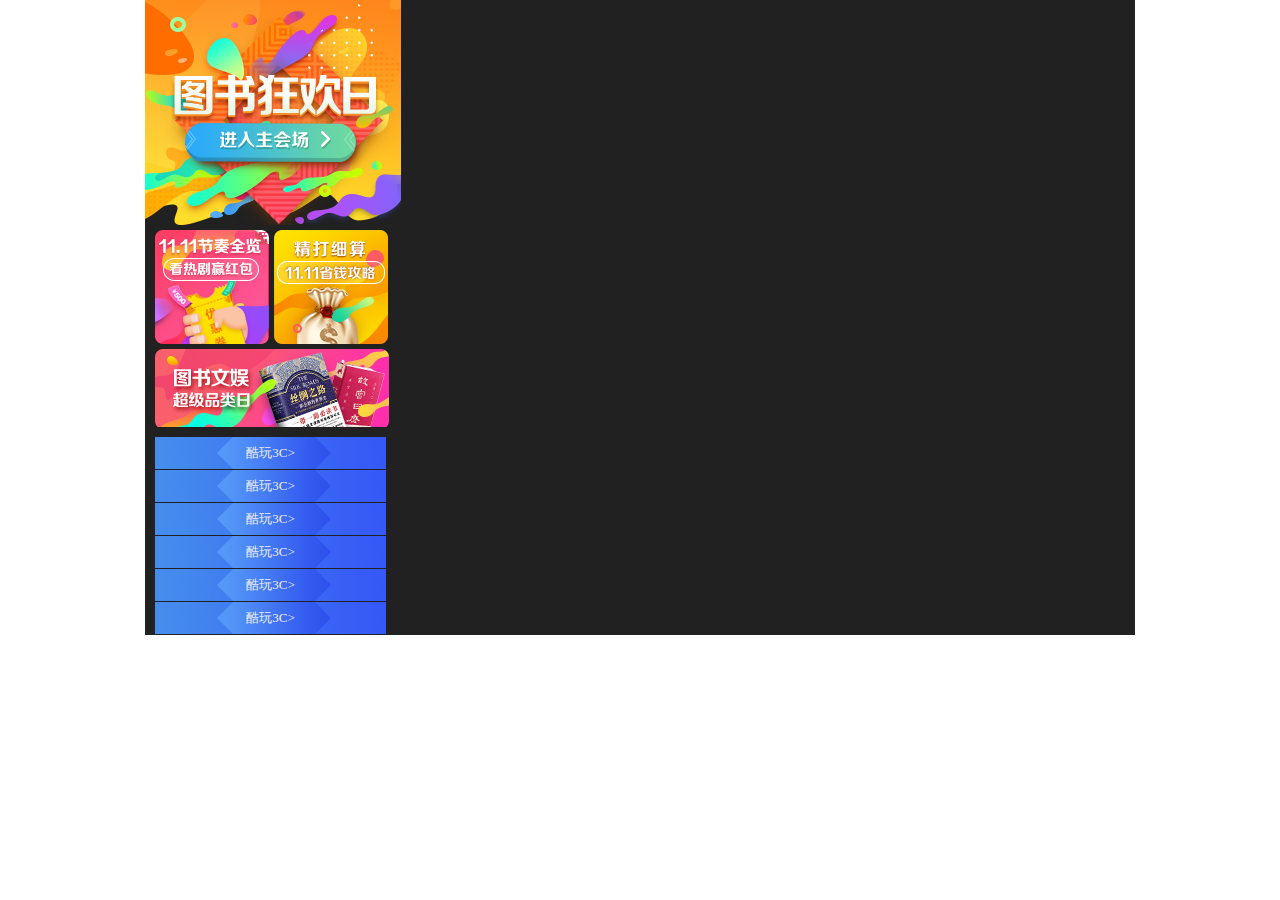
<file: bianr-main.html>
<!DOCTYPE html>
<html lang="en">
<head>
	<meta charset="UTF-8">
	<title>Document</title>
	<link rel="stylesheet" href="css/bianr-main.css">
</head>
<body>
	<div class="main">
		<!-- 图书狂欢日 -->
		<div class="main-top"></div>
		<div class="main-center">
			<div class="main-center-left"></div>
			<div class="main-center-right"></div>
		</div>
		<div class="main-footer">
			<div class="main-footer2"></div>
		</div>
		<dl>
			<dt><a href="https://www.jd.com/">酷玩3C></a></dt>
			<dd>
				<a href="https://www.jd.com/">爆款手机</a>
				<a href="https://www.jd.com/">手机配件</a>
				<a href="https://www.jd.com/">智能数码</a>
				<a href="https://www.jd.com/">游戏手机</a>
				<a href="https://www.jd.com/">智能设备</a>
				<a href="https://www.jd.com/">京东平板</a>
			</dd>
		</dl>
		<dl>
			<dt><a href="https://www.jd.com/">酷玩3C></a></dt>
			<dd>
				<a href="https://www.jd.com/">爆款手机</a>
				<a href="https://www.jd.com/">手机配件</a>
				<a href="https://www.jd.com/">智能数码</a>
				<a href="https://www.jd.com/">游戏手机</a>
				<a href="https://www.jd.com/">智能设备</a>
				<a href="https://www.jd.com/">京东平板</a>
			</dd>
		</dl>
		<dl>
			<dt><a href="https://www.jd.com/">酷玩3C></a></dt>
			<dd>
				<a href="https://www.jd.com/">爆款手机</a>
				<a href="https://www.jd.com/">手机配件</a>
				<a href="https://www.jd.com/">智能数码</a>
				<a href="https://www.jd.com/">游戏手机</a>
				<a href="https://www.jd.com/">智能设备</a>
				<a href="https://www.jd.com/">京东平板</a>
			</dd>
		</dl>
		<dl>
			<dt><a href="https://www.jd.com/">酷玩3C></a></dt>
			<dd>
				<a href="https://www.jd.com/">爆款手机</a>
				<a href="https://www.jd.com/">手机配件</a>
				<a href="https://www.jd.com/">智能数码</a>
				<a href="https://www.jd.com/">游戏手机</a>
				<a href="https://www.jd.com/">智能设备</a>
				<a href="https://www.jd.com/">京东平板</a>
			</dd>
		</dl>
		<dl>
			<dt><a href="https://www.jd.com/">酷玩3C></a></dt>
			<dd>
				<a href="https://www.jd.com/">爆款手机</a>
				<a href="https://www.jd.com/">手机配件</a>
				<a href="https://www.jd.com/">智能数码</a>
				<a href="https://www.jd.com/">游戏手机</a>
				<a href="https://www.jd.com/">智能设备</a>
				<a href="https://www.jd.com/">京东平板</a>
			</dd>
		</dl>
		<dl>
			<dt><a href="https://www.jd.com/">酷玩3C></a></dt>
			<dd>
				<a href="https://www.jd.com/">爆款手机</a>
				<a href="https://www.jd.com/">手机配件</a>
				<a href="https://www.jd.com/">智能数码</a>
				<a href="https://www.jd.com/">游戏手机</a>
				<a href="https://www.jd.com/">智能设备</a>
				<a href="https://www.jd.com/">京东平板</a>
			</dd>
		</dl>

	</div>
</body>
</html>
</file>
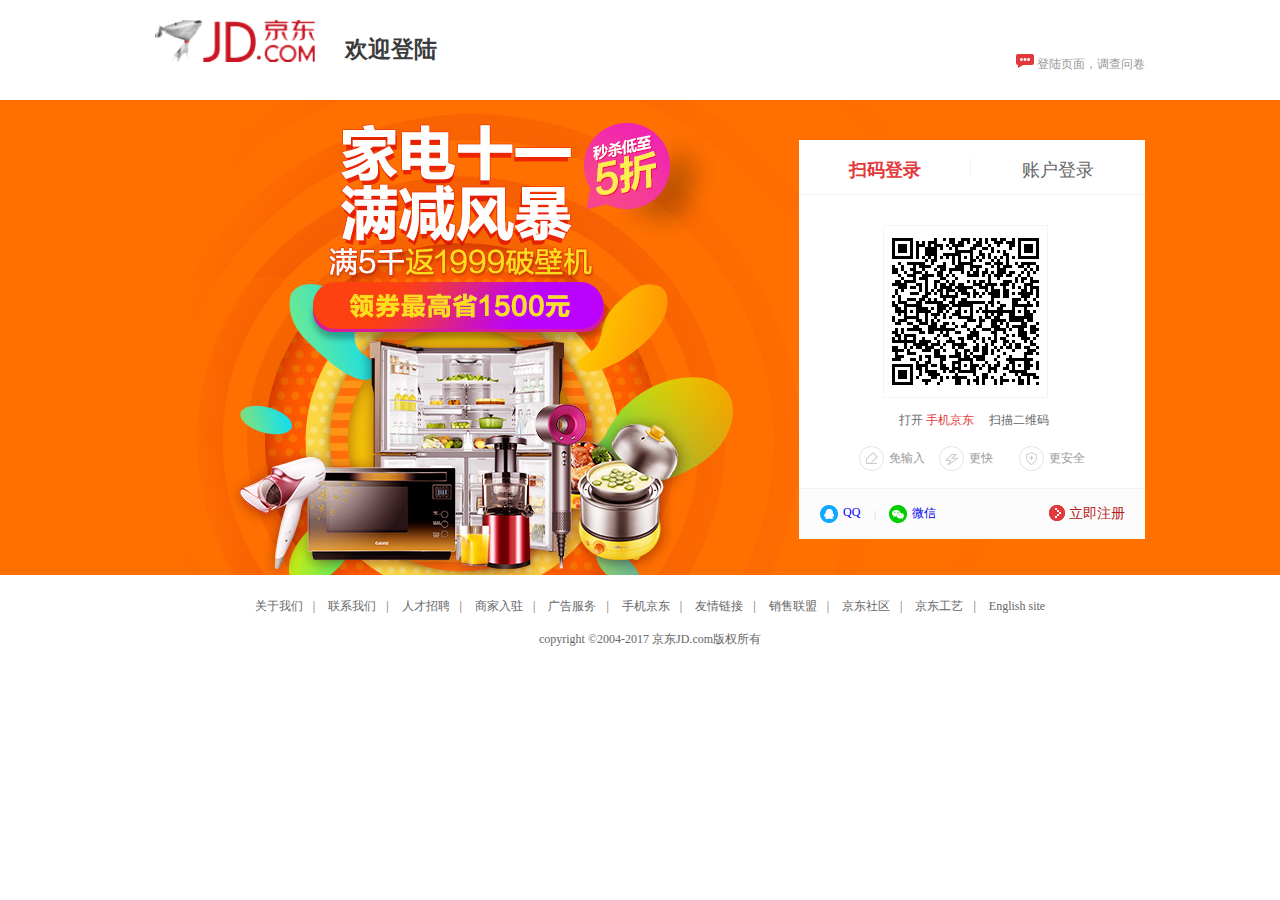
<file: login.html>
<!DOCTYPE html>
<html lang="en">
<head>
	<meta charset="UTF-8">
	<title>京东-欢迎登录</title>
	<link rel="stylesheet" href="css/login.css">
</head>
<body>
	<div class="layout">
		<div id="logo">
			<a href="https://www.jd.com/">
				<img src="img/logo2.png" alt="京东">
				<b>欢迎登陆</b>
			</a>
		</div>
		<a href="https://surveys.jd.com/index.php?r=survey/index/sid/568245/lang/zh-Hans" class="q-link">
			<img src="img/q-icon.png" alt="" class="q-icon">
			<span class="dcw">登陆页面，调查问卷</span>
		</a>
	</div>
	<div id="content">
		<div class="ban layout">
			<div class="login-form">
				<div id="sao">
					<a href="javascript:" id="sao1">扫码登录</a>
				</div>
				<div id="zhang">
					<a href="javascript:" id="zhang1">账户登录</a>
				</div>
				<div id="form">
					<div class="kong"></div>
					<div class="msg">
						<div id="msg1">
							<b></b>
							请输入账户名
						</div>
						<div id="msg2">
							<b></b>
							请输入密码
						</div>
						<div id="msg3">
							<b></b>
							请输入账户名和密码
						</div>
					</div>
					<div id="user">
						<label for="usename">
							<div id="use"></div>
						</label>
				    <input type="text" placeholder="邮箱/用户名/已验证手机" id="usename">
				    <span id="clear1"></span>
				  </div>
				  <div id="password">
				  	<label for="pwd">
							<div id="passw"></div>
						</label>
				    <input type="password" placeholder="密码" id="pwd">
				    <span id="clear2"></span>
			 		</div>
			 		<a href="https://passport.jd.com/uc/links?tag=safe">忘记密码</a>
			 		<div id="btn">
			 			<input type="button" value="登&nbsp&nbsp&nbsp录">
			 		</div>		
				</div>
				<div id="qrcode-login">
					<div class="qrcode-main">
						<div class="code"></div>
						<div class="phone"></div>
					</div>
					<div class="code-text">
						<ul class="code-text1">
							<li class="open">
								<span>打开</span>
								<a href="http://app.jd.com/">手机京东</a>
							</li>
							<li class="saomiao">扫描二维码</li>
						</ul>
						<ul class="three">
							<li class="mian">
								<b></b>
								<span>免输入</span>
							</li>
							<li class="fast">
								<b></b>
								<span>更快</span>
							</li>
							<li class="safe">
								<b></b>
								<span>更安全</span>
							</li>
						</ul>
					</div>					
				</div>
				<div class="qqwx">
					<ul>
						<li>
							<a href="https://graph.qq.com/oauth/show?which=Login&display=pc&response_type=code&client_id=100273020&redirect_uri=https%3A%2F%2Fqq.jd.com%2Fnew%2Fqq%2Fcallback.action%3Fview%3Dnull" class="qqlj">
								<b class="qq-icon"></b>
								<span class="q">QQ</span>
							</a>
							<span class="line">|</span>
						</li>
						<li>
							<a href="https://open.weixin.qq.com/connect/qrconnect?appid=wx827225356b689e24&redirect_uri=https%3A%2F%2Fqq.jd.com%2Fnew%2Fwx%2Fcallback.action%3Fview%3Dnull&response_type=code&scope=snsapi_login#wechat_redirect" class="wxlj">
								<b class="wx-icon"></b>
								<span class="w">微信</span>
							</a>
						</li>
						<li class="zhuce">
							<a href="https://reg.jd.com/reg/person?ReturnUrl=http%3A%2F%2Fwww.jd.com">
								<div class="jt"></div>
								<div class="ljzc">立即注册</div>
							</a>							
						</li>
					</ul>
				</div>
			</div>
		</div>
	</div>
	<div class="footer layout">
		<div class="link">
			<a target="_blank" href="https://www.jd.com/intro/about.aspx">关于我们</a>|
			<a target="_blank" href="https://www.jd.com/contact/">联系我们</a>|
			<a target="_blank" href="https://zhaopin.jd.com/JD/web/index">人才招聘</a>|
			<a target="_blank" href="http://sale.jd.com/act/wQTpIm7GnXE.html">商家入驻</a>|
			<a target="_blank" href="http://sale.jd.com/act/y3surX7qpM.html">广告服务</a>|
			<a target="_blank" href="https://app.jd.com/">手机京东</a>|
			<a target="_blank" href="https://club.jd.com/links.aspx">友情链接</a>|
			<a target="_blank" href="https://media.jd.com/">销售联盟</a>|
			<a target="_blank" href="http://sale.jd.com/act/n0hAvqy5CW8.html">京东社区</a>|
			<a target="_blank" href="https://gongyi.jd.com/">京东工艺</a>|
			<a target="_blank" href="https://www.joybuy.com/">English site</a>
		</div>
		<div class="copyright">
			copyright&nbsp;&copy;2004-2017&nbsp;京东JD.com版权所有
		</div>
	</div>
</body>
</html>
<script src="js/login.js"></script>
</file>
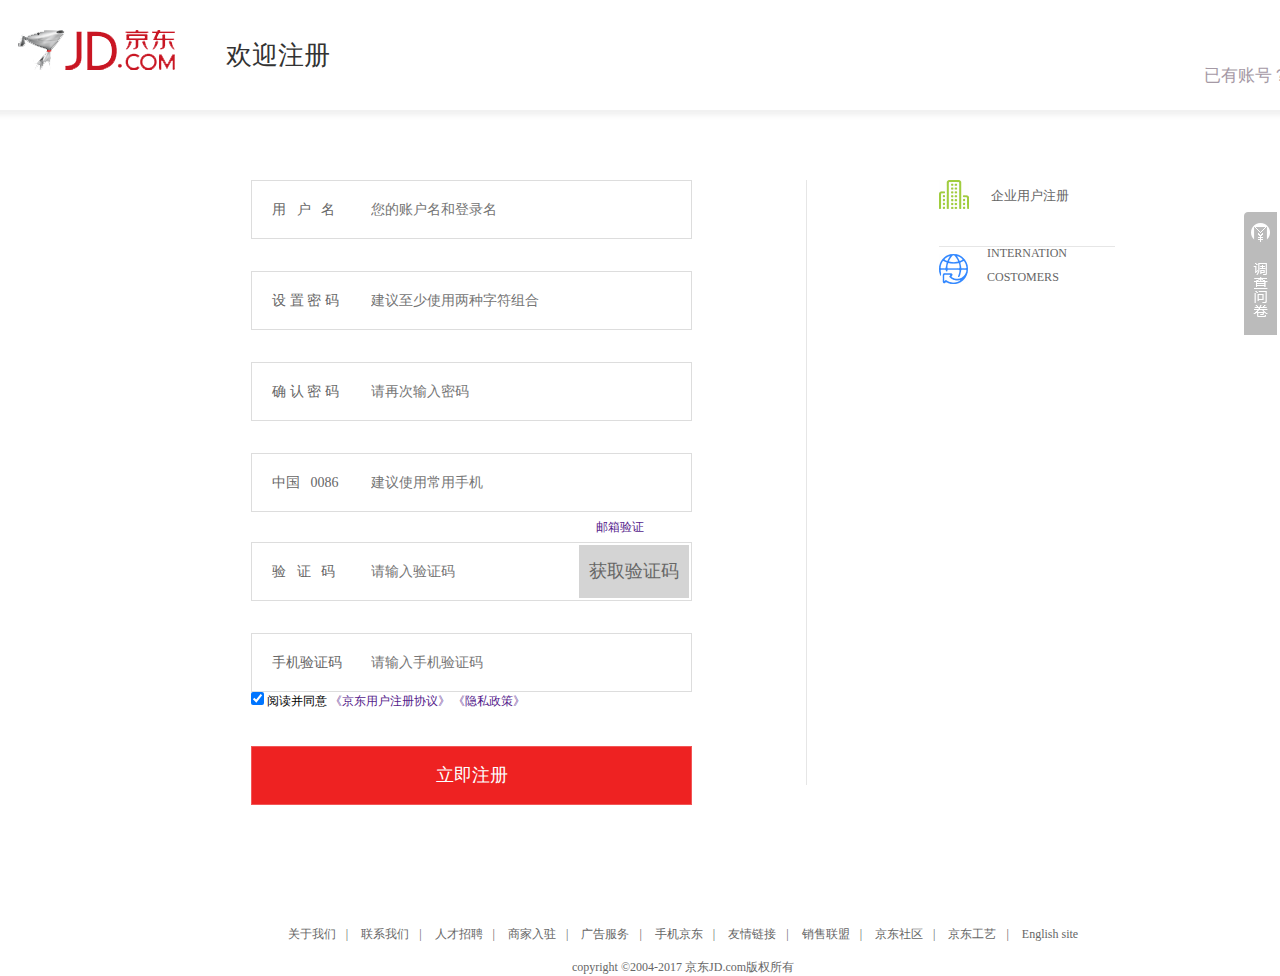
<file: register.html>
<!DOCTYPE html>
<html lang="en">
<head>
	<meta charset="UTF-8">
	<title>Document</title>
	<link rel="stylesheet" href="css/register.css">
</head>
<body>
	<div class="header layout">
		<div class="logo">
			<a href="https://www.jd.com/" class="log"></a>
			<div class="hyzc">欢迎注册</div>
			<div class="yyzh">
				<span>已有账号？</span>
				<span  id="login">请登录</span>
			</div>
		</div>
	</div>
	<div class="shadow"></div>
	<div class="content">
		<div class="left">
			<!-- username -->
			<div class="kj" id="kj">
				<label for="username">用&nbsp;&nbsp;&nbsp;户&nbsp;&nbsp;&nbsp;名</label>
				<input type="text" id="username" placeholder="您的账户名和登录名">
				<div class="tick" id="tick1"></div>
			</div>
			<!-- username tips -->
			<div class="tip">
				<div class="tips" id="nameTips1">
					<span class="tipsPic1"></span>
					<span class="text1">支持中文、字母、数字、“-”“_”的组合，4-20个字符</span>
				</div>
				<div class="tips" id="nameTips2">
					<span class="tipsPic2"></span>
					<span class="text1">格式错误，仅支持汉字、字母、数字、“-”“_”的组合</span>
				</div>
				<div class="tips" id="nameTips3">
					<span class="tipsPic2"></span>
					<span class="text1">长度只能在4-20个字符之间</span>
				</div>
				<div class="tips" id="nameTips4">
					<span class="tipsPic2"></span>
					<span class="text1">用户名不能是纯数字，请重新输入！</span>
				</div>
			</div>
			<!-- password -->
			<div class="kj">
				<label for="password">设&nbsp;置&nbsp;密&nbsp;码</label>
				<input type="text" id="password" placeholder="建议至少使用两种字符组合">
				<div class="tick" id="tick2"></div>
			</div>
			<!-- password tips -->
			<div class="tip">
				<div class="tips" id="pwdTips1">
					<span class="tipsPic1"></span>
					<span class="text1">建议使用字母、数字和符号两种及以上的组合，6-20个字符</span>
				</div>
				<div class="tips" id="pwdTips2">
					<span class="tipsPic2"></span>
					<span class="text1">长度只能在6-20个字符之间</span>
				</div>
				<div class="tips" id="pwdTips3">
					<span class="tipsPic2"></span>
					<span class="text1">有被盗风险,建议使用字母、数字和符号两种及以上组合</span>
				</div>
			</div>
			<!-- Confirm password -->
			<div class="kj">
				<label for="qrmm">确&nbsp;认&nbsp;密&nbsp;码</label>
				<input type="text" id="qrmm" placeholder="请再次输入密码">
				<div class="tick" id="tick3"></div>
			</div>
			<!-- Confirm password tips-->
			<div class="tip">
				<div class="tips" id="cpwdTips1">
					<span class="tipsPic1"></span>
					<span class="text1">请再次输入密码</span>
				</div>
				<div class="tips" id="cpwdTips2">
					<span class="tipsPic2"></span>
					<span class="text1">两次密码输入不一致</span>
				</div>	
			</div>
			<!-- Verification mailbox -->
			<div class="kj2">
				<label for="yxyz">邮&nbsp;箱&nbsp;验&nbsp;证</label>
				<input type="text" id="yxyz" placeholder="建议使用常用邮箱">
				<div class="tick" id="tick4"></div>
			</div>
			<div class="sjyz">
				<a href="">手机验证</a>
			</div>
			<div class="kj3">
				<label for="sj">中国&nbsp;&nbsp;&nbsp;0086</label>
				<input type="text" id="sj" placeholder="建议使用常用手机">
				<div class="tick" id="tick5"></div>
			</div>
			<div class="yxsj">
				<a href="">邮箱验证</a>
			</div>
			<a href=""></a>
			<!-- Verification Code -->
			<div class="kj">
				<label for="yzm">验&nbsp;&nbsp;&nbsp;证&nbsp;&nbsp;&nbsp;码</label>
				<input type="text" id="yzm" placeholder="请输入验证码">
				<div class="yzm_pic">获取验证码</div>
			</div>
			<!-- Verification Code tips-->
			<div class="tip">
			</div>
			<div class="kj">
				<label for="sjyzm">手机验证码</label>
				<input type="text" id="sjyzm" placeholder="请输入手机验证码">
				<div class="tick" id="tick1"></div>
			</div>
			<div class="agree">
				<input type="checkbox" checked>
				<span>阅读并同意</span>
				<a href="">《京东用户注册协议》</a>
				<a href="">《隐私政策》</a>
			</div>
			<div id="register">
				<input type="submit" value="立即注册" id="regi">
			</div>
		</div>
		<div class="right">
			<div class="company">
				<a href="https://reg.jd.com/reg/company">
					<div class="lou"></div>
					<span class="qyyhzc">企业用户注册</span>
				</a>
			</div>
			<div class="inter">
				<a href="https://reg.joybuy.com/reg/person.html">
					<div class="earth"></div>
					<span class="qyyhzc">INTERNATION<br><br> 
					COSTOMERS</span>
				</a>
			</div>
		</div>
	</div>
	<div class="footer layout">
		<div class="link">
			<a target="_blank" href="https://www.jd.com/intro/about.aspx">关于我们</a>|
			<a target="_blank" href="https://www.jd.com/contact/">联系我们</a>|
			<a target="_blank" href="https://zhaopin.jd.com/JD/web/index">人才招聘</a>|
			<a target="_blank" href="http://sale.jd.com/act/wQTpIm7GnXE.html">商家入驻</a>|
			<a target="_blank" href="http://sale.jd.com/act/y3surX7qpM.html">广告服务</a>|
			<a target="_blank" href="https://app.jd.com/">手机京东</a>|
			<a target="_blank" href="https://club.jd.com/links.aspx">友情链接</a>|
			<a target="_blank" href="https://media.jd.com/">销售联盟</a>|
			<a target="_blank" href="http://sale.jd.com/act/n0hAvqy5CW8.html">京东社区</a>|
			<a target="_blank" href="https://gongyi.jd.com/">京东工艺</a>|
			<a target="_blank" href="https://www.joybuy.com/">English site</a>
		</div>
		<div class="copyright">
			copyright&nbsp;&copy;2004-2017&nbsp;京东JD.com版权所有
		</div>
		<a href="https://surveys.jd.com/index.php?r=survey/index/sid/447941/lang/zh-Hans" class="dcwj"></a>
	</div>
</body>
</html>
<script src="js/register.js"></script>
</file>
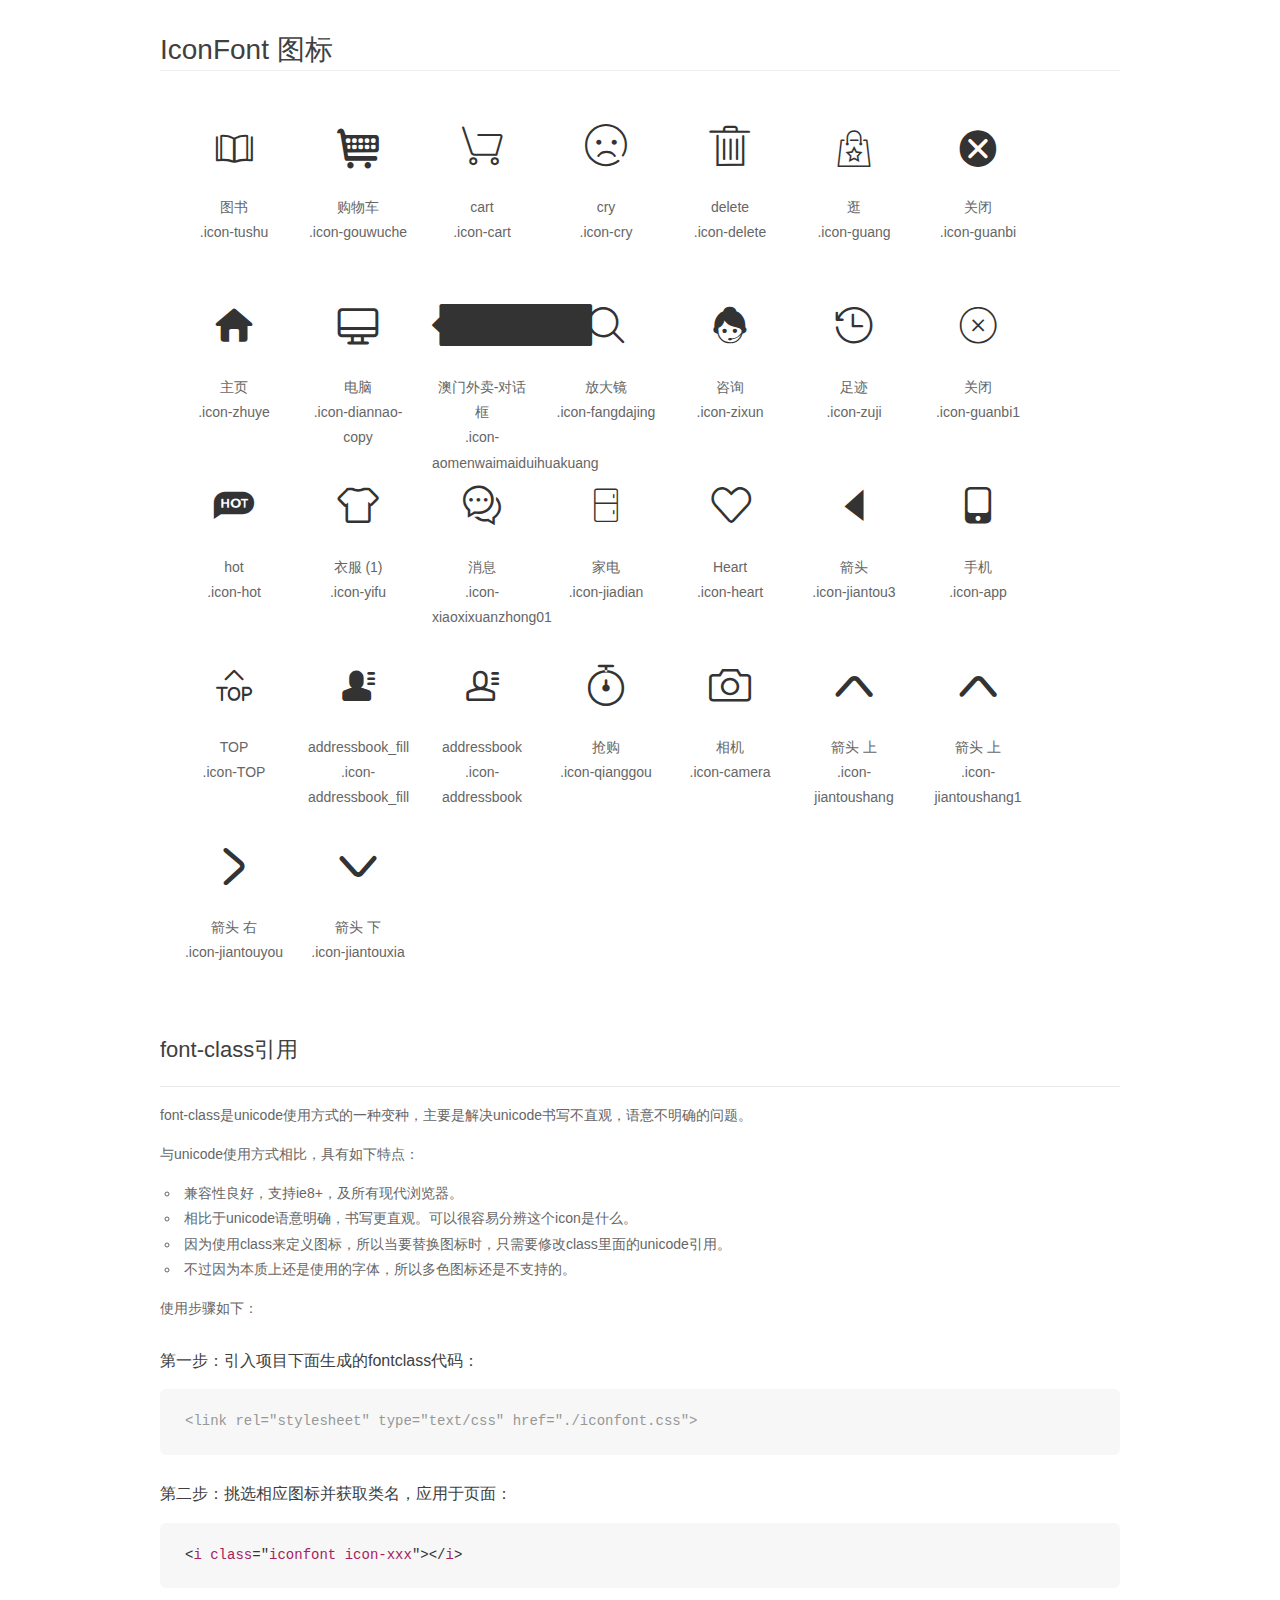
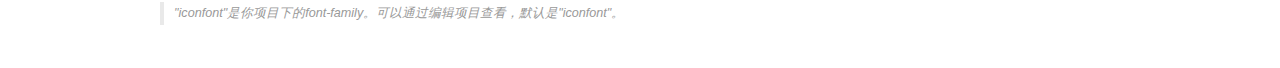
<file: iconfont/demo_fontclass.html>
<!DOCTYPE html>
<html>
<head>
    <meta charset="utf-8"/>
    <title>IconFont</title>
    <link rel="stylesheet" href="demo.css">
    <link rel="stylesheet" href="iconfont.css">
</head>
<body>
    <div class="main markdown">
        <h1>IconFont 图标</h1>
        <ul class="icon_lists clear">
            
                <li>
                <i class="icon iconfont icon-tushu"></i>
                    <div class="name">图书</div>
                    <div class="fontclass">.icon-tushu</div>
                </li>
            
                <li>
                <i class="icon iconfont icon-gouwuche"></i>
                    <div class="name">购物车</div>
                    <div class="fontclass">.icon-gouwuche</div>
                </li>
            
                <li>
                <i class="icon iconfont icon-cart"></i>
                    <div class="name">cart</div>
                    <div class="fontclass">.icon-cart</div>
                </li>
            
                <li>
                <i class="icon iconfont icon-cry"></i>
                    <div class="name">cry</div>
                    <div class="fontclass">.icon-cry</div>
                </li>
            
                <li>
                <i class="icon iconfont icon-delete"></i>
                    <div class="name">delete</div>
                    <div class="fontclass">.icon-delete</div>
                </li>
            
                <li>
                <i class="icon iconfont icon-guang"></i>
                    <div class="name">逛</div>
                    <div class="fontclass">.icon-guang</div>
                </li>
            
                <li>
                <i class="icon iconfont icon-guanbi"></i>
                    <div class="name">关闭</div>
                    <div class="fontclass">.icon-guanbi</div>
                </li>
            
                <li>
                <i class="icon iconfont icon-zhuye"></i>
                    <div class="name">主页</div>
                    <div class="fontclass">.icon-zhuye</div>
                </li>
            
                <li>
                <i class="icon iconfont icon-diannao-copy"></i>
                    <div class="name">电脑</div>
                    <div class="fontclass">.icon-diannao-copy</div>
                </li>
            
                <li>
                <i class="icon iconfont icon-aomenwaimaiduihuakuang"></i>
                    <div class="name">澳门外卖-对话框</div>
                    <div class="fontclass">.icon-aomenwaimaiduihuakuang</div>
                </li>
            
                <li>
                <i class="icon iconfont icon-fangdajing"></i>
                    <div class="name">放大镜</div>
                    <div class="fontclass">.icon-fangdajing</div>
                </li>
            
                <li>
                <i class="icon iconfont icon-zixun"></i>
                    <div class="name">咨询</div>
                    <div class="fontclass">.icon-zixun</div>
                </li>
            
                <li>
                <i class="icon iconfont icon-zuji"></i>
                    <div class="name">足迹</div>
                    <div class="fontclass">.icon-zuji</div>
                </li>
            
                <li>
                <i class="icon iconfont icon-guanbi1"></i>
                    <div class="name">关闭</div>
                    <div class="fontclass">.icon-guanbi1</div>
                </li>
            
                <li>
                <i class="icon iconfont icon-hot"></i>
                    <div class="name">hot</div>
                    <div class="fontclass">.icon-hot</div>
                </li>
            
                <li>
                <i class="icon iconfont icon-yifu"></i>
                    <div class="name">衣服 (1)</div>
                    <div class="fontclass">.icon-yifu</div>
                </li>
            
                <li>
                <i class="icon iconfont icon-xiaoxixuanzhong01"></i>
                    <div class="name">消息</div>
                    <div class="fontclass">.icon-xiaoxixuanzhong01</div>
                </li>
            
                <li>
                <i class="icon iconfont icon-jiadian"></i>
                    <div class="name">家电</div>
                    <div class="fontclass">.icon-jiadian</div>
                </li>
            
                <li>
                <i class="icon iconfont icon-heart"></i>
                    <div class="name">Heart</div>
                    <div class="fontclass">.icon-heart</div>
                </li>
            
                <li>
                <i class="icon iconfont icon-jiantou3"></i>
                    <div class="name">箭头</div>
                    <div class="fontclass">.icon-jiantou3</div>
                </li>
            
                <li>
                <i class="icon iconfont icon-app"></i>
                    <div class="name">手机</div>
                    <div class="fontclass">.icon-app</div>
                </li>
            
                <li>
                <i class="icon iconfont icon-TOP"></i>
                    <div class="name">TOP</div>
                    <div class="fontclass">.icon-TOP</div>
                </li>
            
                <li>
                <i class="icon iconfont icon-addressbook_fill"></i>
                    <div class="name">addressbook_fill</div>
                    <div class="fontclass">.icon-addressbook_fill</div>
                </li>
            
                <li>
                <i class="icon iconfont icon-addressbook"></i>
                    <div class="name">addressbook</div>
                    <div class="fontclass">.icon-addressbook</div>
                </li>
            
                <li>
                <i class="icon iconfont icon-qianggou"></i>
                    <div class="name">抢购</div>
                    <div class="fontclass">.icon-qianggou</div>
                </li>
            
                <li>
                <i class="icon iconfont icon-camera"></i>
                    <div class="name">相机</div>
                    <div class="fontclass">.icon-camera</div>
                </li>
            
                <li>
                <i class="icon iconfont icon-jiantoushang"></i>
                    <div class="name">箭头 上</div>
                    <div class="fontclass">.icon-jiantoushang</div>
                </li>
            
                <li>
                <i class="icon iconfont icon-jiantoushang1"></i>
                    <div class="name">箭头 上</div>
                    <div class="fontclass">.icon-jiantoushang1</div>
                </li>
            
                <li>
                <i class="icon iconfont icon-jiantouyou"></i>
                    <div class="name">箭头 右</div>
                    <div class="fontclass">.icon-jiantouyou</div>
                </li>
            
                <li>
                <i class="icon iconfont icon-jiantouxia"></i>
                    <div class="name">箭头 下</div>
                    <div class="fontclass">.icon-jiantouxia</div>
                </li>
            
        </ul>

        <h2 id="font-class-">font-class引用</h2>
        <hr>

        <p>font-class是unicode使用方式的一种变种，主要是解决unicode书写不直观，语意不明确的问题。</p>
        <p>与unicode使用方式相比，具有如下特点：</p>
        <ul>
        <li>兼容性良好，支持ie8+，及所有现代浏览器。</li>
        <li>相比于unicode语意明确，书写更直观。可以很容易分辨这个icon是什么。</li>
        <li>因为使用class来定义图标，所以当要替换图标时，只需要修改class里面的unicode引用。</li>
        <li>不过因为本质上还是使用的字体，所以多色图标还是不支持的。</li>
        </ul>
        <p>使用步骤如下：</p>
        <h3 id="-fontclass-">第一步：引入项目下面生成的fontclass代码：</h3>


        <pre><code class="lang-js hljs javascript"><span class="hljs-comment">&lt;link rel="stylesheet" type="text/css" href="./iconfont.css"&gt;</span></code></pre>
        <h3 id="-">第二步：挑选相应图标并获取类名，应用于页面：</h3>
        <pre><code class="lang-css hljs">&lt;<span class="hljs-selector-tag">i</span> <span class="hljs-selector-tag">class</span>="<span class="hljs-selector-tag">iconfont</span> <span class="hljs-selector-tag">icon-xxx</span>"&gt;&lt;/<span class="hljs-selector-tag">i</span>&gt;</code></pre>
        <blockquote>
        <p>"iconfont"是你项目下的font-family。可以通过编辑项目查看，默认是"iconfont"。</p>
        </blockquote>
    </div>
</body>
</html>
</file>
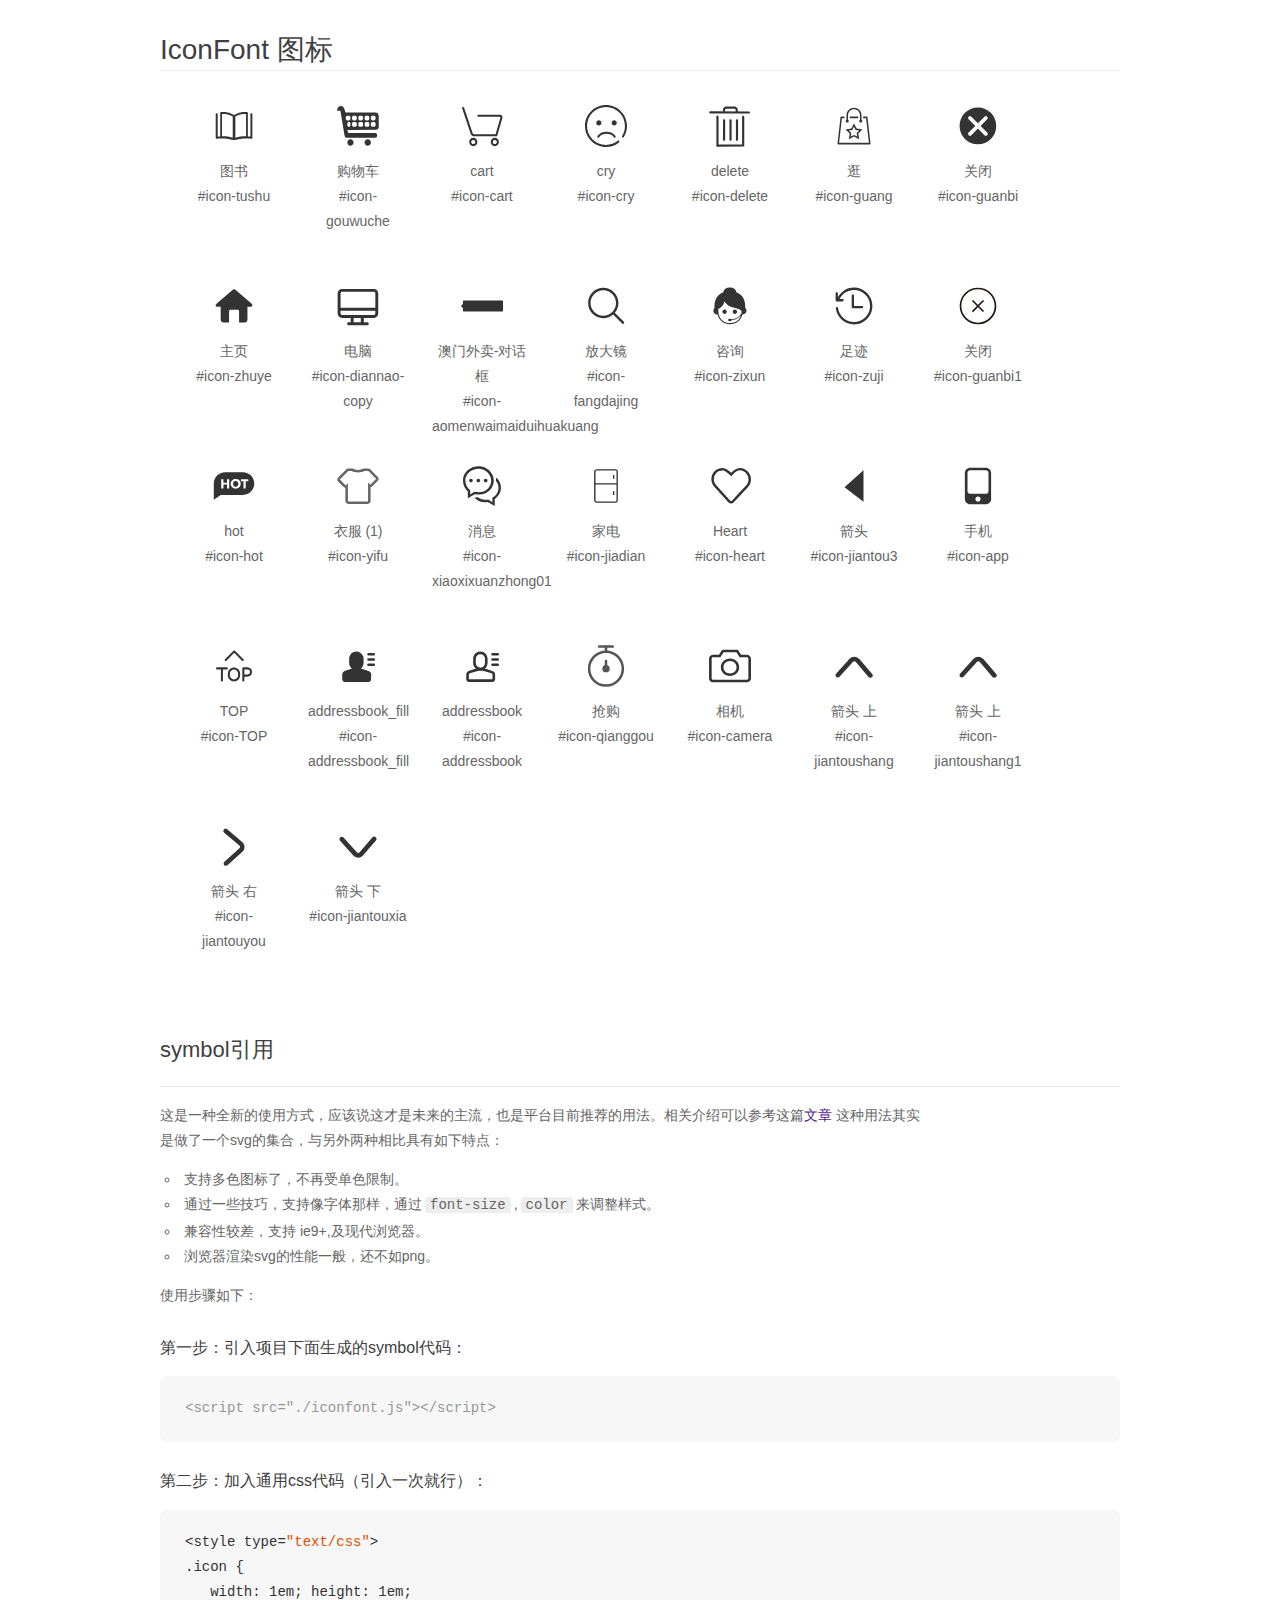
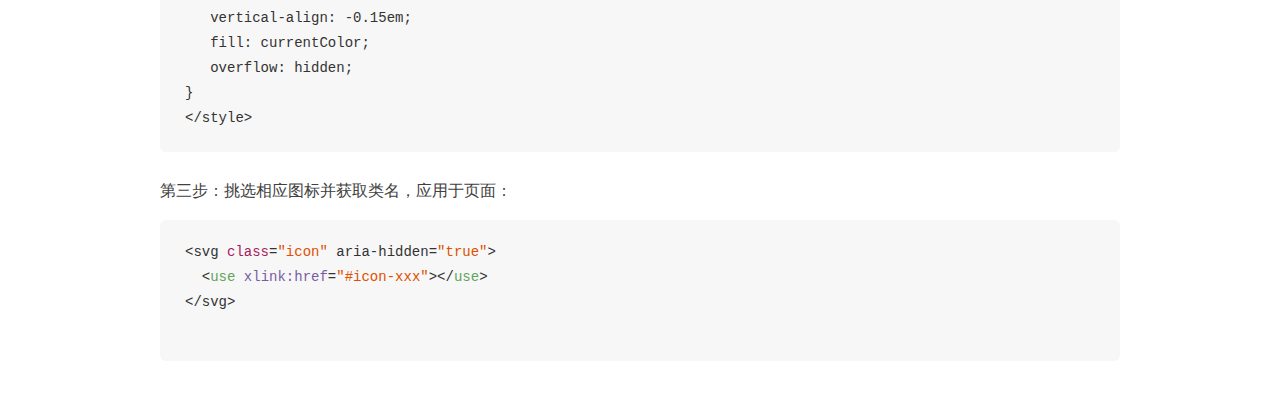
<file: iconfont/demo_symbol.html>
<!DOCTYPE html>
<html>
<head>
    <meta charset="utf-8"/>
    <title>IconFont</title>
    <link rel="stylesheet" href="demo.css">
    <script src="iconfont.js"></script>

    <style type="text/css">
        .icon {
          /* 通过设置 font-size 来改变图标大小 */
          width: 1em; height: 1em;
          /* 图标和文字相邻时，垂直对齐 */
          vertical-align: -0.15em;
          /* 通过设置 color 来改变 SVG 的颜色/fill */
          fill: currentColor;
          /* path 和 stroke 溢出 viewBox 部分在 IE 下会显示
             normalize.css 中也包含这行 */
          overflow: hidden;
        }

    </style>
</head>
<body>
    <div class="main markdown">
        <h1>IconFont 图标</h1>
        <ul class="icon_lists clear">
            
                <li>
                    <svg class="icon" aria-hidden="true">
                        <use xlink:href="#icon-tushu"></use>
                    </svg>
                    <div class="name">图书</div>
                    <div class="fontclass">#icon-tushu</div>
                </li>
            
                <li>
                    <svg class="icon" aria-hidden="true">
                        <use xlink:href="#icon-gouwuche"></use>
                    </svg>
                    <div class="name">购物车</div>
                    <div class="fontclass">#icon-gouwuche</div>
                </li>
            
                <li>
                    <svg class="icon" aria-hidden="true">
                        <use xlink:href="#icon-cart"></use>
                    </svg>
                    <div class="name">cart</div>
                    <div class="fontclass">#icon-cart</div>
                </li>
            
                <li>
                    <svg class="icon" aria-hidden="true">
                        <use xlink:href="#icon-cry"></use>
                    </svg>
                    <div class="name">cry</div>
                    <div class="fontclass">#icon-cry</div>
                </li>
            
                <li>
                    <svg class="icon" aria-hidden="true">
                        <use xlink:href="#icon-delete"></use>
                    </svg>
                    <div class="name">delete</div>
                    <div class="fontclass">#icon-delete</div>
                </li>
            
                <li>
                    <svg class="icon" aria-hidden="true">
                        <use xlink:href="#icon-guang"></use>
                    </svg>
                    <div class="name">逛</div>
                    <div class="fontclass">#icon-guang</div>
                </li>
            
                <li>
                    <svg class="icon" aria-hidden="true">
                        <use xlink:href="#icon-guanbi"></use>
                    </svg>
                    <div class="name">关闭</div>
                    <div class="fontclass">#icon-guanbi</div>
                </li>
            
                <li>
                    <svg class="icon" aria-hidden="true">
                        <use xlink:href="#icon-zhuye"></use>
                    </svg>
                    <div class="name">主页</div>
                    <div class="fontclass">#icon-zhuye</div>
                </li>
            
                <li>
                    <svg class="icon" aria-hidden="true">
                        <use xlink:href="#icon-diannao-copy"></use>
                    </svg>
                    <div class="name">电脑</div>
                    <div class="fontclass">#icon-diannao-copy</div>
                </li>
            
                <li>
                    <svg class="icon" aria-hidden="true">
                        <use xlink:href="#icon-aomenwaimaiduihuakuang"></use>
                    </svg>
                    <div class="name">澳门外卖-对话框</div>
                    <div class="fontclass">#icon-aomenwaimaiduihuakuang</div>
                </li>
            
                <li>
                    <svg class="icon" aria-hidden="true">
                        <use xlink:href="#icon-fangdajing"></use>
                    </svg>
                    <div class="name">放大镜</div>
                    <div class="fontclass">#icon-fangdajing</div>
                </li>
            
                <li>
                    <svg class="icon" aria-hidden="true">
                        <use xlink:href="#icon-zixun"></use>
                    </svg>
                    <div class="name">咨询</div>
                    <div class="fontclass">#icon-zixun</div>
                </li>
            
                <li>
                    <svg class="icon" aria-hidden="true">
                        <use xlink:href="#icon-zuji"></use>
                    </svg>
                    <div class="name">足迹</div>
                    <div class="fontclass">#icon-zuji</div>
                </li>
            
                <li>
                    <svg class="icon" aria-hidden="true">
                        <use xlink:href="#icon-guanbi1"></use>
                    </svg>
                    <div class="name">关闭</div>
                    <div class="fontclass">#icon-guanbi1</div>
                </li>
            
                <li>
                    <svg class="icon" aria-hidden="true">
                        <use xlink:href="#icon-hot"></use>
                    </svg>
                    <div class="name">hot</div>
                    <div class="fontclass">#icon-hot</div>
                </li>
            
                <li>
                    <svg class="icon" aria-hidden="true">
                        <use xlink:href="#icon-yifu"></use>
                    </svg>
                    <div class="name">衣服 (1)</div>
                    <div class="fontclass">#icon-yifu</div>
                </li>
            
                <li>
                    <svg class="icon" aria-hidden="true">
                        <use xlink:href="#icon-xiaoxixuanzhong01"></use>
                    </svg>
                    <div class="name">消息</div>
                    <div class="fontclass">#icon-xiaoxixuanzhong01</div>
                </li>
            
                <li>
                    <svg class="icon" aria-hidden="true">
                        <use xlink:href="#icon-jiadian"></use>
                    </svg>
                    <div class="name">家电</div>
                    <div class="fontclass">#icon-jiadian</div>
                </li>
            
                <li>
                    <svg class="icon" aria-hidden="true">
                        <use xlink:href="#icon-heart"></use>
                    </svg>
                    <div class="name">Heart</div>
                    <div class="fontclass">#icon-heart</div>
                </li>
            
                <li>
                    <svg class="icon" aria-hidden="true">
                        <use xlink:href="#icon-jiantou3"></use>
                    </svg>
                    <div class="name">箭头</div>
                    <div class="fontclass">#icon-jiantou3</div>
                </li>
            
                <li>
                    <svg class="icon" aria-hidden="true">
                        <use xlink:href="#icon-app"></use>
                    </svg>
                    <div class="name">手机</div>
                    <div class="fontclass">#icon-app</div>
                </li>
            
                <li>
                    <svg class="icon" aria-hidden="true">
                        <use xlink:href="#icon-TOP"></use>
                    </svg>
                    <div class="name">TOP</div>
                    <div class="fontclass">#icon-TOP</div>
                </li>
            
                <li>
                    <svg class="icon" aria-hidden="true">
                        <use xlink:href="#icon-addressbook_fill"></use>
                    </svg>
                    <div class="name">addressbook_fill</div>
                    <div class="fontclass">#icon-addressbook_fill</div>
                </li>
            
                <li>
                    <svg class="icon" aria-hidden="true">
                        <use xlink:href="#icon-addressbook"></use>
                    </svg>
                    <div class="name">addressbook</div>
                    <div class="fontclass">#icon-addressbook</div>
                </li>
            
                <li>
                    <svg class="icon" aria-hidden="true">
                        <use xlink:href="#icon-qianggou"></use>
                    </svg>
                    <div class="name">抢购</div>
                    <div class="fontclass">#icon-qianggou</div>
                </li>
            
                <li>
                    <svg class="icon" aria-hidden="true">
                        <use xlink:href="#icon-camera"></use>
                    </svg>
                    <div class="name">相机</div>
                    <div class="fontclass">#icon-camera</div>
                </li>
            
                <li>
                    <svg class="icon" aria-hidden="true">
                        <use xlink:href="#icon-jiantoushang"></use>
                    </svg>
                    <div class="name">箭头 上</div>
                    <div class="fontclass">#icon-jiantoushang</div>
                </li>
            
                <li>
                    <svg class="icon" aria-hidden="true">
                        <use xlink:href="#icon-jiantoushang1"></use>
                    </svg>
                    <div class="name">箭头 上</div>
                    <div class="fontclass">#icon-jiantoushang1</div>
                </li>
            
                <li>
                    <svg class="icon" aria-hidden="true">
                        <use xlink:href="#icon-jiantouyou"></use>
                    </svg>
                    <div class="name">箭头 右</div>
                    <div class="fontclass">#icon-jiantouyou</div>
                </li>
            
                <li>
                    <svg class="icon" aria-hidden="true">
                        <use xlink:href="#icon-jiantouxia"></use>
                    </svg>
                    <div class="name">箭头 下</div>
                    <div class="fontclass">#icon-jiantouxia</div>
                </li>
            
        </ul>


        <h2 id="symbol-">symbol引用</h2>
        <hr>

        <p>这是一种全新的使用方式，应该说这才是未来的主流，也是平台目前推荐的用法。相关介绍可以参考这篇<a href="">文章</a>
        这种用法其实是做了一个svg的集合，与另外两种相比具有如下特点：</p>
        <ul>
          <li>支持多色图标了，不再受单色限制。</li>
          <li>通过一些技巧，支持像字体那样，通过<code>font-size</code>,<code>color</code>来调整样式。</li>
          <li>兼容性较差，支持 ie9+,及现代浏览器。</li>
          <li>浏览器渲染svg的性能一般，还不如png。</li>
        </ul>
        <p>使用步骤如下：</p>
        <h3 id="-symbol-">第一步：引入项目下面生成的symbol代码：</h3>
        <pre><code class="lang-js hljs javascript"><span class="hljs-comment">&lt;script src="./iconfont.js"&gt;&lt;/script&gt;</span></code></pre>
        <h3 id="-css-">第二步：加入通用css代码（引入一次就行）：</h3>
        <pre><code class="lang-js hljs javascript">&lt;style type=<span class="hljs-string">"text/css"</span>&gt;
.icon {
   width: <span class="hljs-number">1</span>em; height: <span class="hljs-number">1</span>em;
   vertical-align: <span class="hljs-number">-0.15</span>em;
   fill: currentColor;
   overflow: hidden;
}
&lt;<span class="hljs-regexp">/style&gt;</span></code></pre>
        <h3 id="-">第三步：挑选相应图标并获取类名，应用于页面：</h3>
        <pre><code class="lang-js hljs javascript">&lt;svg <span class="hljs-class"><span class="hljs-keyword">class</span></span>=<span class="hljs-string">"icon"</span> aria-hidden=<span class="hljs-string">"true"</span>&gt;<span class="xml"><span class="hljs-tag">
  &lt;<span class="hljs-name">use</span> <span class="hljs-attr">xlink:href</span>=<span class="hljs-string">"#icon-xxx"</span>&gt;</span><span class="hljs-tag">&lt;/<span class="hljs-name">use</span>&gt;</span>
</span>&lt;<span class="hljs-regexp">/svg&gt;
        </span></code></pre>
    </div>
</body>
</html>
</file>
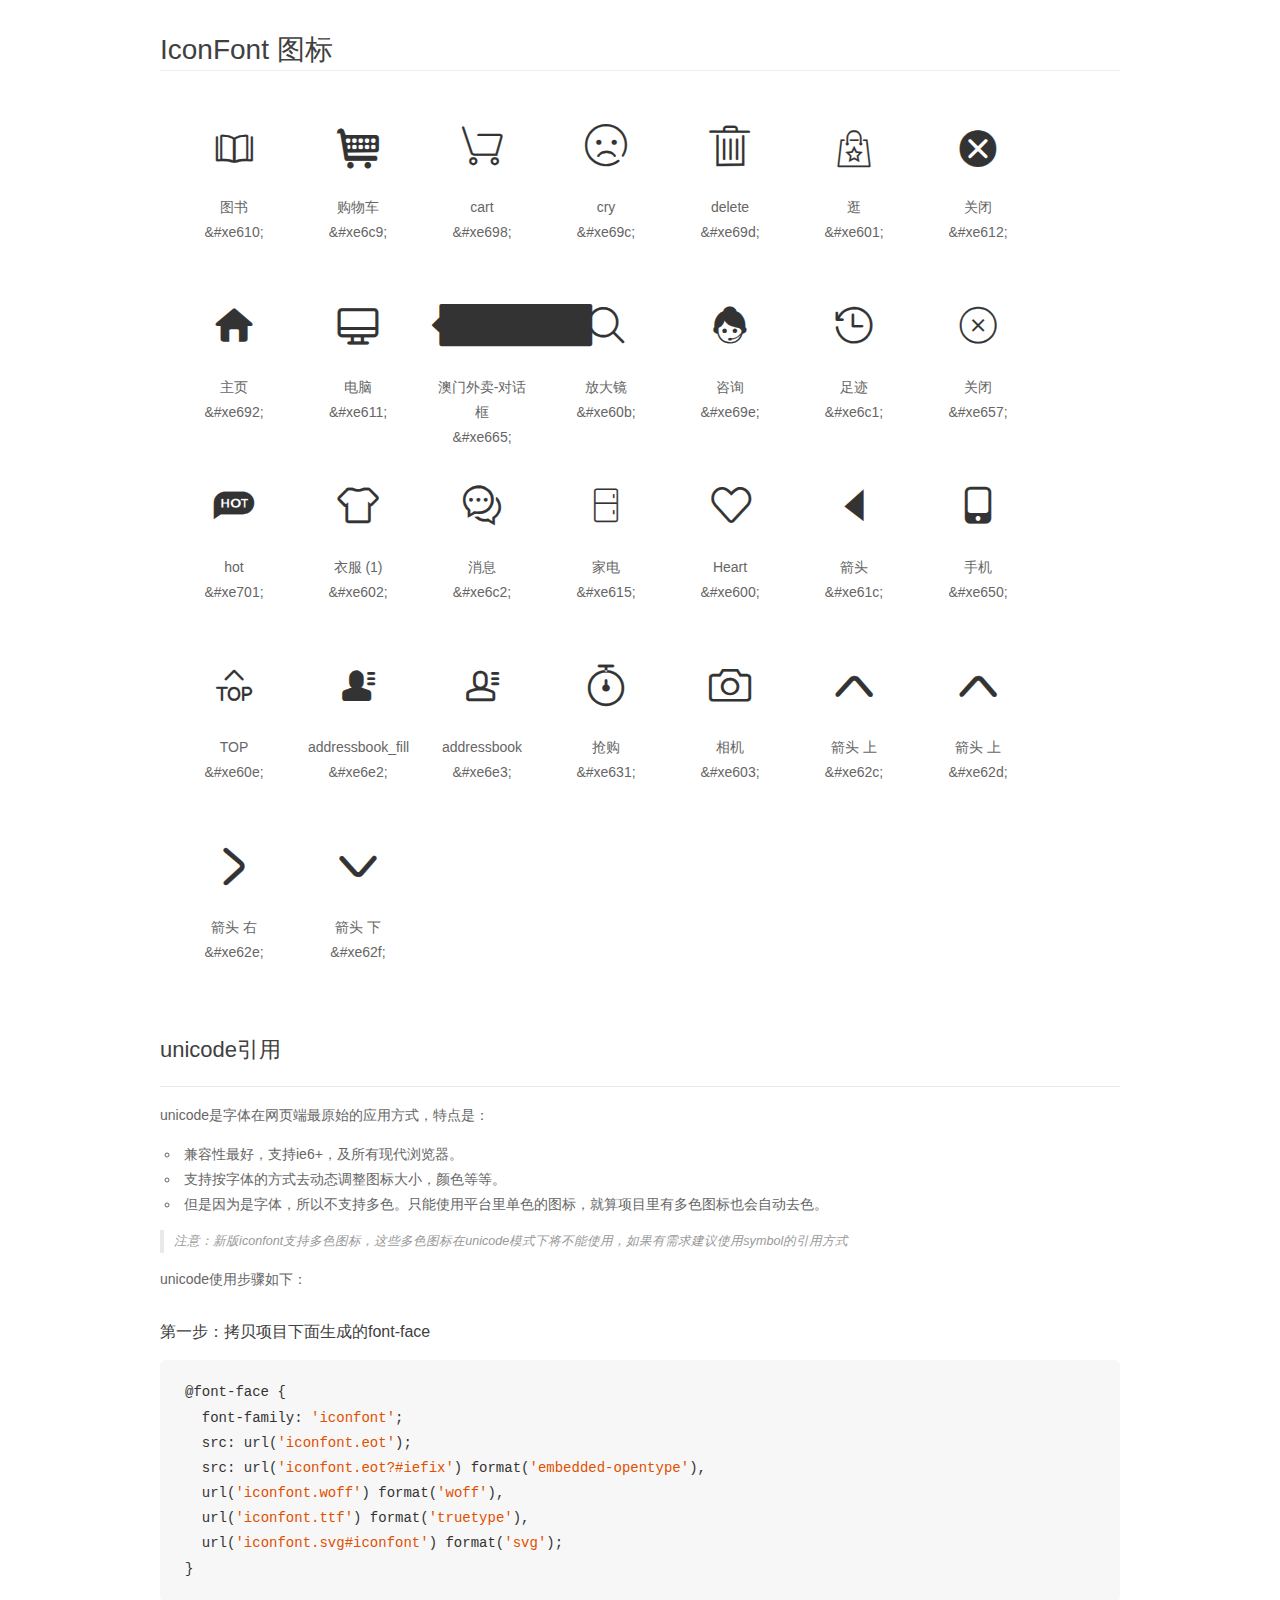
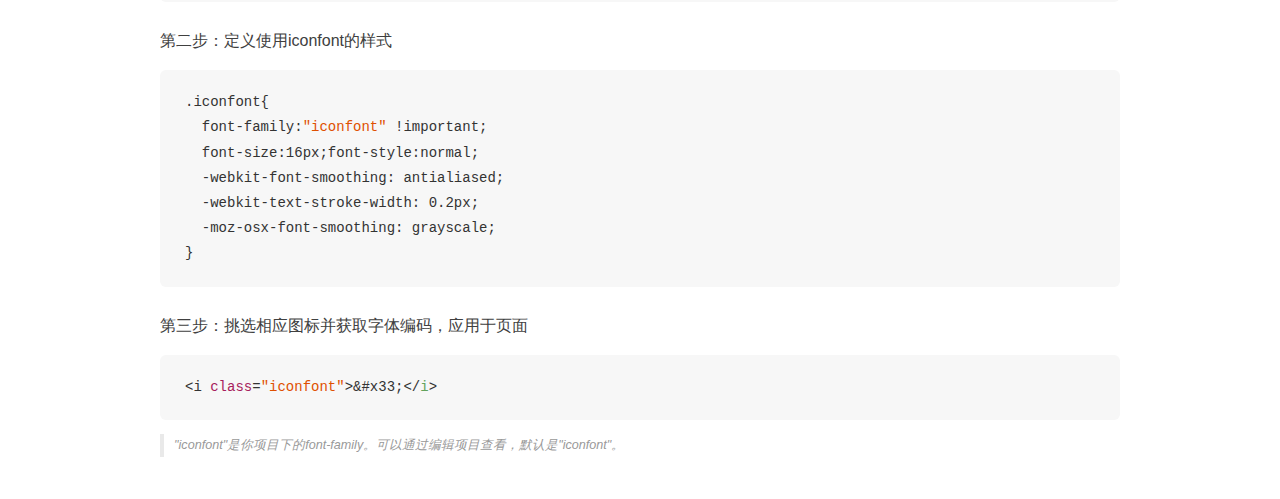
<file: iconfont/demo_unicode.html>
<!DOCTYPE html>
<html>
<head>
    <meta charset="utf-8"/>
    <title>IconFont</title>
    <link rel="stylesheet" href="demo.css">

    <style type="text/css">

        @font-face {font-family: "iconfont";
          src: url('iconfont.eot'); /* IE9*/
          src: url('iconfont.eot#iefix') format('embedded-opentype'), /* IE6-IE8 */
          url('iconfont.woff') format('woff'), /* chrome, firefox */
          url('iconfont.ttf') format('truetype'), /* chrome, firefox, opera, Safari, Android, iOS 4.2+*/
          url('iconfont.svg#iconfont') format('svg'); /* iOS 4.1- */
        }

        .iconfont {
          font-family:"iconfont" !important;
          font-size:16px;
          font-style:normal;
          -webkit-font-smoothing: antialiased;
          -webkit-text-stroke-width: 0.2px;
          -moz-osx-font-smoothing: grayscale;
        }

    </style>
</head>
<body>
    <div class="main markdown">
        <h1>IconFont 图标</h1>
        <ul class="icon_lists clear">
            
                <li>
                <i class="icon iconfont">&#xe610;</i>
                    <div class="name">图书</div>
                    <div class="code">&amp;#xe610;</div>
                </li>
            
                <li>
                <i class="icon iconfont">&#xe6c9;</i>
                    <div class="name">购物车</div>
                    <div class="code">&amp;#xe6c9;</div>
                </li>
            
                <li>
                <i class="icon iconfont">&#xe698;</i>
                    <div class="name">cart</div>
                    <div class="code">&amp;#xe698;</div>
                </li>
            
                <li>
                <i class="icon iconfont">&#xe69c;</i>
                    <div class="name">cry</div>
                    <div class="code">&amp;#xe69c;</div>
                </li>
            
                <li>
                <i class="icon iconfont">&#xe69d;</i>
                    <div class="name">delete</div>
                    <div class="code">&amp;#xe69d;</div>
                </li>
            
                <li>
                <i class="icon iconfont">&#xe601;</i>
                    <div class="name">逛</div>
                    <div class="code">&amp;#xe601;</div>
                </li>
            
                <li>
                <i class="icon iconfont">&#xe612;</i>
                    <div class="name">关闭</div>
                    <div class="code">&amp;#xe612;</div>
                </li>
            
                <li>
                <i class="icon iconfont">&#xe692;</i>
                    <div class="name">主页</div>
                    <div class="code">&amp;#xe692;</div>
                </li>
            
                <li>
                <i class="icon iconfont">&#xe611;</i>
                    <div class="name">电脑</div>
                    <div class="code">&amp;#xe611;</div>
                </li>
            
                <li>
                <i class="icon iconfont">&#xe665;</i>
                    <div class="name">澳门外卖-对话框</div>
                    <div class="code">&amp;#xe665;</div>
                </li>
            
                <li>
                <i class="icon iconfont">&#xe60b;</i>
                    <div class="name">放大镜</div>
                    <div class="code">&amp;#xe60b;</div>
                </li>
            
                <li>
                <i class="icon iconfont">&#xe69e;</i>
                    <div class="name">咨询</div>
                    <div class="code">&amp;#xe69e;</div>
                </li>
            
                <li>
                <i class="icon iconfont">&#xe6c1;</i>
                    <div class="name">足迹</div>
                    <div class="code">&amp;#xe6c1;</div>
                </li>
            
                <li>
                <i class="icon iconfont">&#xe657;</i>
                    <div class="name">关闭</div>
                    <div class="code">&amp;#xe657;</div>
                </li>
            
                <li>
                <i class="icon iconfont">&#xe701;</i>
                    <div class="name">hot</div>
                    <div class="code">&amp;#xe701;</div>
                </li>
            
                <li>
                <i class="icon iconfont">&#xe602;</i>
                    <div class="name">衣服 (1)</div>
                    <div class="code">&amp;#xe602;</div>
                </li>
            
                <li>
                <i class="icon iconfont">&#xe6c2;</i>
                    <div class="name">消息</div>
                    <div class="code">&amp;#xe6c2;</div>
                </li>
            
                <li>
                <i class="icon iconfont">&#xe615;</i>
                    <div class="name">家电</div>
                    <div class="code">&amp;#xe615;</div>
                </li>
            
                <li>
                <i class="icon iconfont">&#xe600;</i>
                    <div class="name">Heart</div>
                    <div class="code">&amp;#xe600;</div>
                </li>
            
                <li>
                <i class="icon iconfont">&#xe61c;</i>
                    <div class="name">箭头</div>
                    <div class="code">&amp;#xe61c;</div>
                </li>
            
                <li>
                <i class="icon iconfont">&#xe650;</i>
                    <div class="name">手机</div>
                    <div class="code">&amp;#xe650;</div>
                </li>
            
                <li>
                <i class="icon iconfont">&#xe60e;</i>
                    <div class="name">TOP</div>
                    <div class="code">&amp;#xe60e;</div>
                </li>
            
                <li>
                <i class="icon iconfont">&#xe6e2;</i>
                    <div class="name">addressbook_fill</div>
                    <div class="code">&amp;#xe6e2;</div>
                </li>
            
                <li>
                <i class="icon iconfont">&#xe6e3;</i>
                    <div class="name">addressbook</div>
                    <div class="code">&amp;#xe6e3;</div>
                </li>
            
                <li>
                <i class="icon iconfont">&#xe631;</i>
                    <div class="name">抢购</div>
                    <div class="code">&amp;#xe631;</div>
                </li>
            
                <li>
                <i class="icon iconfont">&#xe603;</i>
                    <div class="name">相机</div>
                    <div class="code">&amp;#xe603;</div>
                </li>
            
                <li>
                <i class="icon iconfont">&#xe62c;</i>
                    <div class="name">箭头 上</div>
                    <div class="code">&amp;#xe62c;</div>
                </li>
            
                <li>
                <i class="icon iconfont">&#xe62d;</i>
                    <div class="name">箭头 上</div>
                    <div class="code">&amp;#xe62d;</div>
                </li>
            
                <li>
                <i class="icon iconfont">&#xe62e;</i>
                    <div class="name">箭头 右</div>
                    <div class="code">&amp;#xe62e;</div>
                </li>
            
                <li>
                <i class="icon iconfont">&#xe62f;</i>
                    <div class="name">箭头 下</div>
                    <div class="code">&amp;#xe62f;</div>
                </li>
            
        </ul>
        <h2 id="unicode-">unicode引用</h2>
        <hr>

        <p>unicode是字体在网页端最原始的应用方式，特点是：</p>
        <ul>
        <li>兼容性最好，支持ie6+，及所有现代浏览器。</li>
        <li>支持按字体的方式去动态调整图标大小，颜色等等。</li>
        <li>但是因为是字体，所以不支持多色。只能使用平台里单色的图标，就算项目里有多色图标也会自动去色。</li>
        </ul>
        <blockquote>
        <p>注意：新版iconfont支持多色图标，这些多色图标在unicode模式下将不能使用，如果有需求建议使用symbol的引用方式</p>
        </blockquote>
        <p>unicode使用步骤如下：</p>
        <h3 id="-font-face">第一步：拷贝项目下面生成的font-face</h3>
        <pre><code class="lang-js hljs javascript">@font-face {
  font-family: <span class="hljs-string">'iconfont'</span>;
  src: url(<span class="hljs-string">'iconfont.eot'</span>);
  src: url(<span class="hljs-string">'iconfont.eot?#iefix'</span>) format(<span class="hljs-string">'embedded-opentype'</span>),
  url(<span class="hljs-string">'iconfont.woff'</span>) format(<span class="hljs-string">'woff'</span>),
  url(<span class="hljs-string">'iconfont.ttf'</span>) format(<span class="hljs-string">'truetype'</span>),
  url(<span class="hljs-string">'iconfont.svg#iconfont'</span>) format(<span class="hljs-string">'svg'</span>);
}
</code></pre>
        <h3 id="-iconfont-">第二步：定义使用iconfont的样式</h3>
        <pre><code class="lang-js hljs javascript">.iconfont{
  font-family:<span class="hljs-string">"iconfont"</span> !important;
  font-size:<span class="hljs-number">16</span>px;font-style:normal;
  -webkit-font-smoothing: antialiased;
  -webkit-text-stroke-width: <span class="hljs-number">0.2</span>px;
  -moz-osx-font-smoothing: grayscale;
}
</code></pre>
        <h3 id="-">第三步：挑选相应图标并获取字体编码，应用于页面</h3>
        <pre><code class="lang-js hljs javascript">&lt;i <span class="hljs-class"><span class="hljs-keyword">class</span></span>=<span class="hljs-string">"iconfont"</span>&gt;&amp;#x33;<span class="xml"><span class="hljs-tag">&lt;/<span class="hljs-name">i</span>&gt;</span></span></code></pre>

        <blockquote>
        <p>"iconfont"是你项目下的font-family。可以通过编辑项目查看，默认是"iconfont"。</p>
        </blockquote>
    </div>


</body>
</html>
</file>
<file: css/index.css>
html,body{
	height:100%;
	min-width:1348px;
}
b, p, u, i, dl, dt, dd, ol, ul, li, tr, th, td, input, div, body{
margin: 0;
padding: 0;
}
#shortcut{
	width:100%;
}
.layout{
	width:1210px;
	margin:0 auto;
}
.font{
	font-family:"iconfont";
	font-style:normal;
}
a{
	text-decoration:none;
}
li{
	list-style:none;
}
.fl{
	height:30px;
	width:80px;
	font-size:12px;
	color:#666;
	line-height:30px;
	float:left;
}
.fr{
	height:30px;
	font-size:12px;
	color:#999;
	line-height:30px;
	float:right;
	list-style-type:none;
}
.fr li{
	float:left;
	margin-right:8px;
}
.fr span{
	font-size:12px;
}
.fr a{
	color:#999;
}
.fr a:hover{
	color:#f10215;
}
.fr li:nth-child(1) .freere{
	color:#f10215;
}
.font{
	font-family:"iconfont";
	font-style:normal;
}
.myjd{
	position:relative;
	z-index:40;
}
.myjdf{
	height:28px;
	line-height: 28px;
	float:left;
	padding-left:7px;
	padding-right:7px;
}
.myjdf:hover{
	background:#fff;
	border-top:1px solid #ccc;
	border-left:1px solid #ccc;
	border-right:1px solid #ccc;
	/*padding-bottom:2px;*/
	padding-left:6px;
	padding-right:6px;
}
.myjd:hover .myjd_1{
	display:block;
}
.space{
	width:100%;
	height:10px;
	background:#fff;
	float:left;
}
.myjd_1{
	height:160px;
	width:280px;
	border:1px solid #ccc;
	background:#fff;
	position:absolute;
	top:30px;
	left:0px;
	display:none;
}
.myjd_11{
	width:280px;
	border-bottom:1px solid #f1f1f1;
	padding:0px 14px;
}
.myjd_11 a{
	display:inline-block;
	width:126px;
	height:12px;
	color:#999;
	font-size:12px;
}
.myjd_12 a{
	display:inline-block;
	width:126px;
	height:12px;
	color:#999;
	font-size:12px;
}
.myjd_12{
	width:280px;
	padding:0px 14px;
}
#event{
	clear:both;
	width:100%;
	height:80px;
	background:#8303bc;
}
#event2{
	display:block;
	height:80px;
	width:1210px;
	margin:0 auto;
	background:url(../img/59ce57d2N2b499499.jpg) no-repeat;
	position:relative;
}
#event_close{
	height:20px;
	width:20px;
	text-align: center;
	font-family:"iconfont";
	font-style:normal;
	color:#fff;
	font-size:14px;
	position:absolute;
	right:5px;
	top:5px;
}
.header{
	width:1210px;
	height:144px;
	position:relative;
}
.logo{
	display:block;
	height:100px;
	width:200px;
	background:url(../img/gou-logo-200x58.png) no-repeat center center;
	position:absolute;
	left:0;
	top:0;
}
.seacher{
	height:32px;
	width:536px;
	border:2px solid #c81522;
	position:absolute;
	left:325px;
	top:25px;
}
.fd{
	font-family:"iconfont";
	height:30px;
	width:30px;
	text-align:center;
	line-height:32px;
	overflow:hidden;
}
.seach{
	position:relative;
}
.text{
	height:20px;
	width:400px;
	font-size:12px;
	position:absolute;
	left:32px;
	top:6px;
	border:0;
	outline:0;
}
.scz{
	width:96px;
	height:32px;
	position:absolute;
	top:0;
	right:0;
}
.sczl{
	height:0;
	width:0;
	border-top:16px solid #fff;
	border-bottom:16px solid #fff;
	border-right:16px solid #c81522;
	float:left;
}
.sczr{
	width:80px;
	height:32px;
	font-size:15px;
	color:#fff;
	text-align:center;
	line-height:32px;
	background:#c81522;
	float:right;
}
.cart{
	height:14px;
	width:109px;
	border:1px solid #dfdfdf;
	padding:10px 11px 11px 19px;
	position:absolute;
	top:32px;
	right:65px;
}
.cart1{
	height:14px;
	width:109px;
	position:relative;
}
.cart2{
	font-family:'iconfont';
	color:#cc2632;
	font-size:13px;
	display:block;
	height:13px;
	width:16px;
	position:absolute;
	left:0;
	top:0;
}
.cart3{
	font-size:11px;
	color:#666;
	position:absolute;
	left:24px;
	top:2;
}
.cart4{
	font-family:'iconfont';
	color:#999;
	font-size:9px;
	position:absolute;
	right:0;
	top:3px;
}
.hotseach{
	height:12px;
	width:430px;
	font-size:12px;
	color:#666;
	position:absolute;
	left:325px;
	top:70px;
}
.hotseach span{
	font-weight:bold;	
}
.hotseach a{
	color:#666;
}
.hotseach a:nth-child(2){
	color:#ff0004;
}
.pzyh{
	height:44px;
	width:236px;
	background:#cc2632;
	color:#fff;
	font-size:17px;
	text-align:center;
	line-height:44px;
	position:absolute;
	left:0;
	bottom:0;
}
.wan{
	height:44px;
	width:970px;	
	position:absolute;
	left:236px;
	bottom:0;
}
.wan div{
	float:left;
	color:#333;
	font-size:14px;
	text-align:center;
	line-height:44px;
	margin:auto 20px;
	font-weight:bold;
}
.wan div:nth-child(5){
	margin:auto 0;
}
.wan div:nth-child(10){
	margin:auto 0;
}
.wan div:hover{
	color:#cc2632;;
}
.nav{
	height:100%;
	width:45px;
	position:fixed;
	top:0;
	right:0;
	z-index:100;
}
.bianr{
	height:100%;
	width:6px;
	background:#7a6e6e;
	position:absolute;
	top:0;
	right:0;
}
.bianr-hide{
	width:270px;
	height:100%;
	position:absolute;
	top:0;
	left:6px;
}
.bianr-hide-header{
	width:100%;
	height:40px;
	background: #eceaea;
}
.title{
	height:40px;
	display:inline-block;
	font:16px/40px 'microsoft yahei';
	margin-left:10px;
}
.hide-close{
	height:12px;
	width:12px;
	float:right;
	margin:14px;
	background:url(../img/toolbars.png) 0 -250px no-repeat;
	transition:0.5s;
}
.hide-close:hover{
	transform:rotateZ(360deg);
}
iframe{
	width:100%;
	height:100%;
}
.bianl{
	width:39px;
	height:215px;
	position:absolute;
	top:240px;
	right:6px;
}
.bianl-header{
	width:37px;
	height:62px;
	background:url(../img/59ef407bN03e76146.png);
	position:absolute;
	right:6px;
	top:0;
}
.nav a{
	display:block;
	height:35px;
	width:39px;
	float:left;
}
.nav a:nth-child(3){
	position:absolute;
	right:0px;
	bottom:3px;
}
.nav a:hover .jdhy1{
	background:#c81522;
}
.nav a:hover .jdhy2{
	display:block;
	background:#c81522;
}
.jdhy1{
	font-family:'iconfont';
	height:35px;
	width:39px;
	font-size:17px;
	color:#fff;
	text-align:center;
	line-height:39px;
	background:#7a6e6e;
	border-top-left-radius:2px;
	border-bottom-left-radius:2px;
	position:relative;
}
.jdhy2{
	height:35px;
	width:75px;
	font-size:14px;
	color:#fff;
	background:#7a6e6e;
	text-align:center;
	line-height:39px;
	border-top-left-radius:2px;
	border-bottom-left-radius:2px;
	position:absolute;
	top:0;
	left:-73px;
	display:none;
}
.back{
	position:absolute;
	right:0;
	bottom:5px;
}
.content1{
	width:100%;
	height:453px;
	border-top:2px solid #b1191a;
	border-bottom:1px solid #b1191a;
	background:url(../img/59ca1934N63ebac1b.png) no-repeat center center;	
}
.menu{
	float:left;
	height:453px;
	width:234px;
	border-left:1px solid #b1191a;
	border-right:1px solid #b1191a;
	background:#fff;
	position:relative;
	z-index:10;
}
.menu li{
	padding-left:20px;
	height:35px;
	width:214px;
	list-style:none;
}
.menud{
	height:28px;
	font-size:12px;
	color:#333;
	text-align:center;
	line-height:35px;
}
.menu li:hover{
	background:#999395;	
}
.menu li:hover .menud{
	color:#c81624;
}
.menu li:hover .menur{
	display:block;
}
.menur{
	min-height:413px;
	width:923px;
	box-shadow:0px 0px 5px #000;
	padding:20px;
	background:#f7f7f7;
	position:absolute;
	top:0;
	right:-964px;
	display:none;
}
.menur2{
	height:12px;
	color:#fff;
	background:#6e6568;
	text-align:center;
	line-height:12px;
	font-size:12px;
	padding:6px 12px 6px 10px;
	margin-right:10px;
}
.menur2:hover{
	background:#5c5251;
}
.youjt{
	font-family:"iconfont";
	font-size:9px;
	color:#fff;
}
.test{
	height:15px;
	width:900px;
}
.menuf{
	height:37px;
	width:780px;
	display:block;
	
	/*overflow:hidden;*/
	position:relative;
}
.menur3{
	display:block;
	height:37px;
	width:80px;
	text-align:right;
	line-height:37px;
	font-size:11px;
	color:#666;
	margin-right:10px;
	font-weight:bold;
	position:absolute;
	left:0;
	top:0;
}
.menur3:hover{
	color:#c81622;
}
.youb{
	font-family:"iconfont";
	font-size:9px;
	color:#6b6b6b;
}
.manu22{
	height:36px;
	width:700px;
	border-bottom:1px solid #e0e0e0;
	line-height:36px;
	position:absolute;
	left:90px;	
}
.manu22 span{
	color:#e0e0e0;
	font-size:16px;
}
.menur4{
	float:left;
	display:block;
	font-size:11px;
	color:#666;
	height:16px;
	line-height:16px;
	padding:0 10px;
	border-left:1px solid #e0e0e0;
	margin:10px 0;
}
.menur4:hover{
	color:#c81622;
}
#banner{
	float:left;
	height:454px;
	width:728px;
	position:relative;
	background:purple;
	z-index:0;
}
#banner{
	height:454px;
	width:728px;
	list-style:none;
}
#banner a{
	height:454px;
	width:728px;
}
#banner a img{
	display:block;
	height:454px;
	width:728px;
	position:absolute;	
	top:0;
}
.btnbtn{
	width:168px;
	height:20px;
	position:absolute;
	left:50%;
	bottom:20px;
	margin-left:-74px;
}
.btnbtn li{
	display:block;
	height:18px;
	width:18px;
	border-radius:50%;
	background:#3e3e3e;
	margin:0 4px;
	font-size:10px;
	text-align:center;
	line-height:18px;
	float:left;
}
.waishe{
	height:437px;
	width:245px;
	margin-top:8px;
	float:right;
	position:relative;
}
.wai{
	height:218px;
	width:135px;
	margin:0 auto;
}
.wais{
	width:135px;
	height:46px;
	margin:0 auto;
	position:relative;
}
.line1{
	width:47px;
	height:1px;
	background:#333;
	position:absolute;
	left:0;
	top:23px;
}
.line2{
	width:47px;
	height:1px;
	background:#333;
	position:absolute;
	right:0;
	top:23px;
}
.waishefont{
	color:#333;
	height:46px;
	font-size:14px;
	line-height:46px;
	position:absolute;
	left:52px;
	top:0;
}
.wai2{
	width:94px;
	height:16px;
	font-size:16px;
	color:#333;
	font-weight:bold;
	margin:0 auto;
	padding-bottom:8px;
}
.wai3{
	width:92px;
	height:22px;
	background:#e42634;
	font-size:14px;
	color:#fff;
	text-align:center;
	margin:0 auto;
}
.key{
	height:126px;
	width:135px;
}
.dashed{
	height:1px;
	width:245px;
	border-bottom:1px dashed #ccc;
}
.content2{
	width:1210px;	
	overflow:hidden;
}
.datu{
	height:170px;
	width:100%;
	margin-top:10px;
}
.datu1{
	height:170px;
	width:302px;
	background:#fdeeef;
	float:left;
	position:relative;	
}
.datu12{
	height:170px;
	width:302px;
	background:#fdfce4;
	float:left;
	position:relative;	
}
.datu13{
	height:170px;
	width:302px;
	background:#dbf2ff;
	float:left;
	position:relative;	
}
.datu14{
	height:170px;
	width:302px;
	background:#f1ffec;
	float:left;
	position:relative;	
}
.datu2{
	height:17px;
	width:150px;
	font-size:17px;
	color:#f8688e;
	position:absolute;
	left:18px;
	top:35px;
}
.datu3{
	height:20px;
	width:150px;
	font-size:20px;
	font-weight:bold;
	color:#f8688e;
	position:absolute;
	left:18px;
	top:59px;
}
.datu4{
	display:block;
	height:25px;
	width:64px;
	background:#f86863;
	font-size:12px;
	color:#fff;
	text-align:center;
	line-height:25px;
	font-weight:bold;
	border-radius:9px;
	position:absolute;
	left:18px;
	top:100px;
}
.datu5{
	height:123px;
	width:135px;
	position:absolute;
	right:0;
	bottom:7px;
}
.datu1:hover .datu5{
	transition:0.5s ease-out;
	transform:translateX(-3px);
	opacity:0.8;
	filter:alpha(opacity=80);
}
.datu12:hover .datu5{
	transition:0.5s ease-out;
	transform:translateX(-3px);
	opacity:0.8;
	filter:alpha(opacity=80);
}
.datu13:hover .datu5{
	transition:0.5s ease-out;
	transform:translateX(-3px);
	opacity:0.8;
	filter:alpha(opacity=80);
}
.datu14:hover .datu5{
	transition:0.5s ease-out;
	transform:translateX(-3px);
	opacity:0.8;
	filter:alpha(opacity=80);
}
.lieb1{
	height:80px;
	width:1210px;
	position:relative;
}
.lieb1 img{
	display:block;
	height:45px;
	width:90px;
	position:absolute;
	left:0;
	top:28px;
}
.lieb1 b{
	display:block;
	height:21px;
	color:#c81522;
	font-size:21px;
	position:absolute;
	left:97px;
	top:40px;
}
.lieb1 span{
	height:19px;
	width:350px;
	color:#848383;
	font-size:19px;
	position:absolute;
	left:139px;
	top:42px;
}
#k1{
	clear:both;
	height:406px;
	width:1210px;
	background:pink;
	position:relative;
}
#baig{
	height:350px;
	width:60px;
	transform:rotateZ(40deg);
	background:linear-gradient(to right,rgba(255,255,255,0),rgba(255,255,255,0.5),rgba(255,255,255,0));
	position:absolute;
	left:-150px;
	top:-75px;
	transition:0.8s;
}
.bang1{
	height:200px;
	width:403px;
	background-image:url(../img/403x202-01.jpg);
	position:relative;
	overflow:hidden;	
}
.bang1:hover #baig{
	left:400px;
}
.bang2{
	height:22px;
	width:150px;
	font-size:22px;
	color:#0895da;
	font-weight:bold;
	position:absolute;
	left:30px;
	top:20px;
}
.bang3{
	height:19px;
	width:150px;
	font-size:19px;	
	color:#0895da;
	position:absolute;
	left:30px;
	top:53px;
}
.bang4{
	display:block;
	height:30px;
	width:115px;
	background:#0895da;
	font-size:18px;
	color:#fff;
	text-align:center;
	line-height:30px;
	font-weight:bold;
	border-top-right-radius:12px;
	border-bottom-right-radius:12px;
	position:absolute;
	left:30px;
	top:110px;
}
.bang5{
	height:178px;
	width:178px;
	position:absolute;
	right:0;
	bottom:11px;
}
.it1{
	height:205px;
	width:403px;
	background-image:url(../img/baiguang.jpg);
	position:relative;
	overflow:hidden;	
}
.it1:hover #baig{
	left:400px;
}
.it2{
	height:22px;
	width:150px;
	font-size:22px;
	color:#f86863;
	font-weight:bold;
	position:absolute;
	left:30px;
	top:20px;
}
.it3{
	height:19px;
	width:150px;
	font-size:19px;	
	color:#f86863;
	position:absolute;
	left:30px;
	top:53px;
}
.it4{
	display:block;
	height:30px;
	width:115px;
	background:#f86863;
	font-size:18px;
	color:#fff;
	text-align:center;
	line-height:30px;
	font-weight:bold;
	border-top-right-radius:12px;
	border-bottom-right-radius:12px;
	position:absolute;
	left:30px;
	top:110px;
}
.it5{
	height:178px;
	width:178px;
	position:absolute;
	right:0;
	bottom:11px;
}
.main{
	float:right;
	width:805px;
	border:1px solid #ddd;
	display:inline;
	text-decoration:none;
	background:#fff;
	position:absolute;
	top:0;
	right:0;
}
.main li{
	position: relative;
  float: left;
  display: inline;
  padding: 16px 0 0 17px; 
  height: 185px;
  overflow: hidden;   
}
.li-1{
	width: 183px;
	border-bottom: 1px solid #ddd;
  border-right: 1px solid #ddd;
}
.li-2{
	width: 183px;
	border-bottom: 1px solid #ddd;
  border-right: 1px solid #ddd;
}
.li-3{
	width: 183px;
	border-bottom: 1px solid #ddd;
  border-right: 1px solid #ddd;
}
.li-4{
	width: 185px;
	border-bottom: 1px solid #ddd;
}
.li-5{
	width: 183px;
  border-right: 1px solid #ddd;
}
.li-6{
	width: 183px;
  border-right: 1px solid #ddd;
}
.li-7{
	width: 183px;
  border-right: 1px solid #ddd;
}
.li-2 .huod{
	color:#0895DA;
}
.li-3 .huod{
	color:#00BD7B;
}
.li-4 .huod{
	color:#F86863;
}
.li-5 .huod{
	color:#EF8233;
}
.li-6 .huod{
	color:#C6A868;
}
.li-7 .huod{
	color:#0895DA;
}
.lj1 img{
	display:inline;
	margin-right:15px;
	float:right;
}
.main li:hover{
	box-shadow:0 0 10px rgba(0,0,0,.3);
}
.huod{
	color:#f86863;
	height: 32px;
  line-height: 32px;
  font-size: 18px;
  font-weight:bold;
  margin-left:30px;
}
.sub{
	padding-left: 3px;
  height: 20px;
  line-height: 20px;
  font-size: 16px;
  color: #333;
}
.main .li-8{
	background: #ccc;
	height:185px;
	width:185px;
	color:#fff;
	position: relative;
  float: left;
  display: inline;
  padding: 16px 0 0 17px; 
  overflow: hidden;  
}
.li-find{
	height:32px;
	line-height:32px;
	color:#fff;
	font-size:20px;
	margin-bottom:15px;
	text-align:center;
	margin-left:-10px;
	font-weight:bold;
}
.li-8-1{
	height:110px;
	width:auto;
}
.li-8-1 .li-clear,.li-8-1 .li-cu,.li-8-1 .li-iphone{
	display:inline;
	clear:both;
	height:30px;
	margin-bottom:10px;
	padding:0;
	border:1px solid #fff;
	font-weight:normal;
}
.li-clear a,.li-cu a,.li-iphone a{
	display:block;
	height:18px;
	width:54px;
	border:1px solid #fff;
	font-size:16px;
	padding:5px 10px;
	white-space:nowrap;
	line-height:18px;
	color:#fff;
}
.li-clear a{
	width:30px;
}
.li-clear a:hover{
	color:#ccc;
	background:#fff;
}
.li-cu a{
	width:90px;
}
.li-cu a:hover{
	color:#ccc;
	background:#fff;
}
.li-iphone a{
	width:65px;
}
.li-iphone a:hover{
	color:#ccc;
	background:#fff;
}
.lieb2{
	height:70px;
	width:1210px;
	position:relative;
}
.lieb2 img{
	display:block;
	height:45px;
	width:90px;
	position:absolute;
	left:0;
	top:18px;
}
.lieb2 b{
	display:block;
	height:21px;
	color:#c81522;
	font-size:21px;
	position:absolute;
	left:97px;
	top:30px;
}
.lieb2 span{
	height:19px;
	width:350px;
	color:#848383;
	font-size:19px;
	position:absolute;
	left:139px;
	top:32px;
}
.k2{
	height:334px;
	width:1210px;
	margin-left:-10px;	
	margin:0 auto;
}
.k2 .baok{
	display:inline-block;
	height:332px;
	width:230px;
	border:1px solid #dddddd;
	overflow:hidden;
	margin-bottom:17px;
	float:left;
	position:relative;
	margin-left:10px;
}
.baok_link{
	display:block;
	width:232px;
	height:165px;
	margin:10px auto;
}
.k2 .baok img{
	display:block;
	height:165px;
	width:165px;
	margin:0 auto;
}
.k2 .baok img:hover{
	transition:0.5s;
	transform:translateY(2px);
}
.baok1{
	height:28px;
	width:192px;
	font-size:12px;
	color:#e4393c;
	text-align:center;
	line-height:28px;
	margin:0 20px;	
}
.baok2{
	height:36px;
	width:192px;
	font-size:11px;
	color:#a7a7a7;
	line-height:36px;
	text-align:center;
	margin:0 20px;	
	font-weight:bold;
}
.baok2 span{
	font-size:11px;
	color:#005aa0;
	font-weight:bold;
}
.baok3{
	height:18px;
	width:192px;
	font-size:14px;
	color:#666;
	line-height:18px;
	margin:0 20px;	
}
.baok:hover{
	border:1px solid #e4393c;
}
.baok:hover .baok3{
	color:#e4393c;
}
.baok4{
	height:40px;
	width:232px;
	font-size:35px;
	color:#000;
	line-height:40px;
	background:#e4393c;
	text-align:center;	
	transition:0.5s;
	position:absolute;
	left:0;
	bottom:-41px;
}
.lieb3{
	height:56px;
	width:1210px;
	border-bottom:1px solid #e4393c;
	position:relative;
}
.lieb3_1{
	font-family:'iconfont';
	color:#c81522;
	font-size:17px;
	position:absolute;
	left:0;
	top:24px;
}
.lieb3 b{
	display:block;
	height:21px;
	color:#333333;
	font-size:24px;
	position:absolute;
	left:15px;
	top:20px;
}
.lieb3_2{
	background:url(../img/111.png) no-repeat;
	background-size:cover;
	height:26px;
	width:140px;
	color:#cc6a37;
	font-size:11px;
	text-align:center;
	line-height:26px;
	position:absolute;
	left:120px;
	top:24px;
}
.k3{
	height:414px;
	width:1210px;
}
.slide{
	display:block;
	width:409px;
	height:413px;
}
.slide_top{
	width:409px;
	height:207px;
	box-sizing:border-box;
	border-right:1px solid #f3f3f3;
	border-bottom:1px solid #f3f3f3;
	padding:15px;
	position:relative;
} 
.slide_top1{
	width:100%;
	height:100%;
}
.slide_topu{
	height:201px;
	width:200px;
	position:absolute;
	left:15px;
	top:15px;
}
.slide_topu li:nth-child(1){
	font-size:16px;
	color:#333;
	font-weight:bold;
	margin-bottom:12px;
}
.slide_topu li:nth-child(2){
	font-size:14px;
	color:#f15353;
	margin-bottom:12px;
}
.slide_topu li:nth-child(3){
	height:16px;
	width:32px;
	text-align:center;
	line-height:16px;
	border-radius:3px;
	font-size:12px;
	color:#fff;
	background-color:#ff3939;
	margin-bottom:12px;
}
.slide_top img{
	display:block;
	height:205px;
	width:206px;
	position:absolute;
	right:0;
	top:0;
}
.slide_top img:hover{
	transition:0.5s;
	transform:translateX(-3px);
}
.slide_btm{
	width:409px;
	height:207px;
	box-sizing:border-box;
	border-right:1px solid #f3f3f3;
	border-bottom:1px solid #f3f3f3;
	position:relative;
} 
.slide_btm1{
	width:100%;
	height:100%;
}
.slide_btmu{
	height:201px;
	width:200px;
	box-sizing:border-box;
	position:absolute;
	right:0;
	bottom:0;
	list-style:none;
	border-right:1px solid #f3f3f3;
	border-bottom:1px solid #f3f3f3;
	padding:15px;
}
.slide_btmu li:nth-child(1){
	font-size:16px;
	color:#333;
	font-weight:bold;
	margin-bottom:12px;
}
.slide_btmu li:nth-child(2){
	font-size:14px;
	color:#f15353;
	margin-bottom:12px;
}
.slide_btmu li:nth-child(3){
	height:16px;
	width:32px;
	text-align:center;
	line-height:16px;
	border-radius:3px;
	font-size:12px;
	color:#fff;
	background-color:#ff3939;
	margin-bottom:12px;
}
.slide_btm img{
	display:block;
	height:206px;
	width:206px;
	position:absolute;
	left:0;
	bottom:0;
}
.slide_btm img:hover{
	transition:0.5s;
	transform:translateX(-3px);
}
.k_main{
	width:406px;
	height:414px;
	float:left;
}
.p-item{
	display:inline-block;
	width:202px;
	height:206px;
	float:left;
}
.p-item1{
	display:block;
	width:202px;
	height:196px;
	padding-top:10px;
	border-right:1px solid #f3f3f3;
  border-bottom:1px solid #f3f3f3;
  margin-left:1px;
  position:relative;
  overflow:hidden;
}
.p-item1 img{
	display:block;
	width:164px;
	height:164px;
	margin:0 19px 7px;
}
.p-item1 span{
	display:inline-block;
  margin-left:10px;
	color:#e4393c;
	font-size:16px;
	height:16px;
	font-weight:bold;
}
.over{
	width:182px;
	height:50px;
	position:absolute;
	left:0;
	bottom:-51px;
	background:#f15353;
	padding-left:10px;
	padding-right:10px;
}
.over p{
	width: 182px;
  height:34px;
  line-height:17px;
  overflow:hidden;
  color:#fff;
  margin-top:8px;
}
.p-item1:hover .over{
	transition:0.5s;
	transform:translateY(-51px);
}
.k3 .k_side{
	height:414px;
	width:395px;
}
.side-t{
	display:block;
	height:240px;
	width:394px;
	border-right:1px solid #f3f3f3;
	border-bottom:1px solid #f3f3f3;
}
.side-t img{
	display:inline-block;
	height:240px;
	width:394px;
}
.side-b{
	height:173px;
	width:394px;
	border-right:1px solid #f3f3f3;
	border-bottom:1px solid #f3f3f3;
}
.side-b ul{
	height:152px;
	width:364px;
	padding:10px 15px 0;
}
.side-b ul li{
	width:370px;
	height:36px;
	line-height:36px;
}
.side-b ul li a:hover{
	color:#f15353;
}
.side-b a{
	color:#333;
	font-size:14px;
	margin-right:7px;
}
.side-b a b{
	width:70px;
	white-space:nowrap;
  display:inline-block;
}
.side-b .red{
	color:#f15353;
}
.k3 .slide,.k5 .slide,.k7 .slide,.k9 .slide{
	float:left;
}
.k4 .slide,.k6 .slide,.k8 .slide{
	float:right;
}
.k3 .k_side,.k5 .k_side,.k7 .k_side,.k9 .k_side{
	float:right;
}
.k4 .k_side,.k6 .k_side,.k8 .k_side{
	float:left;
}
.k4{
	height:414px;
	width:1210px;
}
.k4 .slide_topu{
	left:;
}
.k5{
	height:414px;
	width:1210px;
}
.k6{
	height:414px;
	width:1210px;
}
.k7{
	height:414px;
	width:1210px;
}
.k8{
	height:414px;
	width:1210px;
}
.k9{
	height:414px;
	width:1210px;
}
.k10{
	height:1718px;
	width:1210px;
	display:flex;
	flex-direction:row;
	justify-content:space-between;
	flex-wrap:wrap;
}
.k10 .danpin{
	height:328px;
	width:228px;
	border:1px solid #dddddd;
	overflow:hidden;
	margin-bottom:17px;
	display:inline-block;
	position:relative;
}
.k10 .danpin a{
	height:328px;
	width:228px;
}
.danpin img{
	display:block;
	height:228px;
	width:228px;
}
.danpin .name{
	height:36px;
	width:208px;
	font-size:14px;
	color:#666;
	line-height:36px;
	margin:0 10px;	
}
.danpin:hover .name{
	color:#e4393c;
}
.danpin .price{
	height:28px;
	width:208px;
	font-size:12px;
	color:#e4393c;
	line-height:28px;
	margin:0 10px;	
}
.pj{
	height:36px;
	width:208px;
	font-size:11px;
	color:#a7a7a7;
	line-height:36px;
	margin:0 10px;	
	font-weight:bold;
}
.pj span{
	font-size:11px;
	color:#005aa0;
	font-weight:bold;
}
.tips{
	height:40px;
	width:1190px;
	padding:0 10px;
	margin:0 auto;
}
.tips p{
	height:100%;
	width:100%;
	margin: 5px auto 10px;
	background: #fcfae7;
	font:12px/40px 'microsoft yahei';
	color: #666;
}
.dkhs{
	height:94px;
	width:100%;
	background:#F5F5F5;
	
}
.dkhs dl{
	height:54px;
	width:220px;
	float:left;
	margin:20px 72px auto 10px;
	display:flex;
	flex-direction:row;
	align-items:center;
}
.dkhs dt{
	padding: 0 10px;
  font-size: 24px;
  font-weight:bold;
  color: #C81623;
}
.dkhs dd{
	padding: 0 10px;
  font-size: 18px/54px;
  color: #666;
}
.fore{
	width:1210px;
	margin:0 auto;
	overflow:hidden;
}
.fore dl{
	width:275px;
	float:left;
}
.fore dt{
	width:100%;
	height:24px;
	padding:6px 0;
	font:400 16px/24px "microsoft yahei";
}
.fore dd{
	width:100%;
}
.fore dd a{
	display:block;
	width:100%;
	float:left;
	color:#666;
	font:12px/20px "microsoft yahei";
}
.fore .fore5{
	width:100px;
}
.fore5 dt{
	width:100px;
}
.fore5 dd{
	width:100px;
}
.footer{
	font-size:12px;
	color:#666;
	text-align:center;
	padding:20px 0;
}
.footer hr{
	height:1px;
	width:100%;
	background:#E5E5E5;
}
.link{
	margin-top:23px;
}
.link a{
	text-decoration:none;
	margin:0 10px;
	color:#666;
}
.link a:hover{
	text-decoration:underline;
}
.copyright{
	width:1210px;
	height:72px;
	margin:10px auto;
}
.copyright a{
	color:#666;
}
.box{
	height:310px;
	width:35px;
	background:#666;
	position:fixed;
	left:10px;
	top:150px;
	display:none;

}
.box a{
	display:block;
	height:30px;
	width:35px;
	color:#fff;
	font-size:12px;
	line-height:30px;
	text-align:center;
	border-bottom:1px solid #fff;
}
.box a:hover{
	background:#c81522;
	border-bottom:1px solid #c81522;
	font-size:16px;
}
</file>
<file: iconfont/iconfont.css>
@font-face {font-family: "iconfont";
  src: url('iconfont.eot?t=1507207193526'); /* IE9*/
  src: url('iconfont.eot?t=1507207193526#iefix') format('embedded-opentype'), /* IE6-IE8 */
  url('[data-uri]') format('woff'),
  url('iconfont.ttf?t=1507207193526') format('truetype'), /* chrome, firefox, opera, Safari, Android, iOS 4.2+*/
  url('iconfont.svg?t=1507207193526#iconfont') format('svg'); /* iOS 4.1- */
}

.iconfont {
  font-family:"iconfont" !important;
  font-size:16px;
  font-style:normal;
  -webkit-font-smoothing: antialiased;
  -moz-osx-font-smoothing: grayscale;
}

.icon-tushu:before { content: "\e610"; }

.icon-gouwuche:before { content: "\e6c9"; }

.icon-cart:before { content: "\e698"; }

.icon-cry:before { content: "\e69c"; }

.icon-delete:before { content: "\e69d"; }

.icon-guang:before { content: "\e601"; }

.icon-guanbi:before { content: "\e612"; }

.icon-zhuye:before { content: "\e692"; }

.icon-diannao-copy:before { content: "\e611"; }

.icon-aomenwaimaiduihuakuang:before { content: "\e665"; }

.icon-fangdajing:before { content: "\e60b"; }

.icon-zixun:before { content: "\e69e"; }

.icon-zuji:before { content: "\e6c1"; }

.icon-guanbi1:before { content: "\e657"; }

.icon-hot:before { content: "\e701"; }

.icon-yifu:before { content: "\e602"; }

.icon-xiaoxixuanzhong01:before { content: "\e6c2"; }

.icon-jiadian:before { content: "\e615"; }

.icon-heart:before { content: "\e600"; }

.icon-jiantou3:before { content: "\e61c"; }

.icon-app:before { content: "\e650"; }

.icon-TOP:before { content: "\e60e"; }

.icon-addressbook_fill:before { content: "\e6e2"; }

.icon-addressbook:before { content: "\e6e3"; }

.icon-qianggou:before { content: "\e631"; }

.icon-camera:before { content: "\e603"; }

.icon-jiantoushang:before { content: "\e62c"; }

.icon-jiantoushang1:before { content: "\e62d"; }

.icon-jiantouyou:before { content: "\e62e"; }

.icon-jiantouxia:before { content: "\e62f"; }
</file>
<file: css/bianr-main.css>
html,body{
	height:100%;
}
body,div,dl,dt,dd{
	margin:0;
	padding:0;
}
a{
	text-decoration:none;
	text-align:center;
}
.main{
	width:990px;
	background:pink;
	margin:0 auto;
	background: #212121;
}
.main-top{
	height:225px;
	margin-bottom:5px;
	background:url(../img/59e9e770N99f05c30.png) no-repeat;
	/*border-bottom-right-radius:6px;*/
	overflow:hidden;
}
.main-center{
	height:114px;
	width:100%;
	margin-bottom:5px;
	padding-left:10px;			
}
.main-center-left{
	float:left;
	height:114px;
	width:114px;
	margin-right:5px;
	background:url(../img/59e9c33bN5e1eaa59.png) no-repeat;
	transition:0.5s;
}
.main-center-left:hover{
	background:url(../img/59e9d64dN7b2eeb7f.png) no-repeat;
}
.main-center-right{
	float:left;
	height:114px;
	width:114px;
	background:url(../img/59e5b30bNbb34f820.png) no-repeat;
}
.main-footer{
	height:78px;
	width:100%;
}
.main-footer{
	height:78px;
	width:100%;
	padding-left:10px;
	margin-bottom:10px;	
}
.main-footer2{
	height:78px;
	background:url(../img/59e9e012N7f412d3e.png) no-repeat;
}
dl{
	margin:0 0 0 10px;
	height:33px;
	clear:both;
	overflow:hidden;
}
dt{
	width:231px;
	height:33px;
	margin-bottom:2px;
	background:url(../img/color1.png) no-repeat;
}
dt a{
	width:231px;
	display:block;
	color: #eee;
	font-size:13px;
	line-height:32px;
	font-size:13px;
}
dd{
	width:231px;
}
dd a{
	float:left;
	width:76px;
	height:26px;
	background-color: #313131;
	color:#fff;
	margin-right: 1px;
	margin-bottom: 1px;
	font-size:12px;
	line-height: 26px;
}
dd a:hover{
	background:#FE4068;
}
dl:hover{
	height:85px;
}
</file>
<file: css/login.css>
html,body{
	height:100%;
	background:#fff;
	min-width:1300px;
}
b, u, i, dl, dt, dd, ol, ul, li, fieldset,form, label, 
legend,table, caption, tbody, thead, tr, th, td, article, 
aside, canvas, details, figure, figcaption, footer, header,
section, summary, time, input, div, body{
margin: 0;
padding: 0;
}
.layout{
	width:990px;
	margin:0 auto;
}
#logo{
	position:relative;
	width:300px;
	height:60px;
	margin:20px 0;
	float:left;
}
a{
	text-decoration:none;
}
a img{
	height:42px;
	width:160px;	
}
#logo a b{
	display:block;
	height:60px;
	width:110px;
	font-weight:bold;
	color:#3b3b3b;
	font-size:23px;
	line-height:60px;
	position:absolute;
	right:0;
	bottom:0;
}
.q-link{
	float:right;
	font-size:12px;
	color:#999999;
	position:relative;
	top:54px;
}
.q-icon{
	height:14px;
	width:18px;
}
#content{
	clear:both;
	width:100%;
	height:475px;
	background:#FF7000;
}
.ban{
	height:475px;
	background-image:url(../img/59cdaaf1N2d140754.jpg);
	position:relative;
}
.login-form{
	width:346px;
	background:#fff;	
	float:right;
	top:40px;
	position:relative;
}
#sao{
	height:54px;
	width:173px;
	font-size:18px;
	color:#666666;
	font-family: "microsoft yahei";
	text-align:center;
	border-bottom:1px solid #f4f4f4;
	float:left;	
}
#sao:hover a{
	color:#e4393c;
	font-weight:bold;
}
#sao a{
	display:block;
	font-weight:bold;
	width:99%;
	height:18px;
	color:#e4393c;
	border-right: 1px solid #f4f4f4;
	margin-top:18px;
}
#zhang{
	height:54px;
	width:173px;
	font-size:18px;
	text-align:center;
	border-bottom:1px solid #f4f4f4;	
	float:right;
}
#zhang:hover a{
	color:#e4393c;
	font-weight:bold;
}
#zhang a{
	width:99%;
	height:18px;
	color:#666;
	margin-top:18px;
	display:block;
}
#form{
	height:270px;
	width:306px;
	padding:20px;
	display:none;	
}
.kong{
	width:306px;
	height:17px;
	clear:both;
}
.msg{
	width:306px;
	height:23px;
	margin:5px 0;
}
#msg1,#msg2,#msg3{
	width:306px;
	line-height: 15px;
	box-sizing:border-box;
	background: #ffebeb;
    color: #e4393c;
    font-size:14px;
    border: 1px solid #faccc6;
	padding:3px 10px 3px 40px;
	position:relative;
	display:none;	
}
#msg1 b,#msg2 b,#msg3 b{
	display:block;
	position: absolute;
    top: 50%;
    left: 10px;
    margin-top:-8px;
    width: 16px;
    height: 16px;
    overflow: hidden;
	position:absolute;
	background:url(../img/pwd-icons-new.png) no-repeat -104px -49px;
}
#user{
	height:38px;
	width:304px;
	border:1px solid #bdbdbd;
	margin-bottom:20px;
	position:relative;
}
#use{
	height:38px;
	width:38px;
	background-image:url(../img/pwd-icons-new.png);
	background-position:0 0;
	float:left;
}
#usename{
	height:34px;
	width:266px;
	float:right;
	outline:none;
	border:none;
}
#clear1,#clear2{
	display:none;
	height:14px;
	width:14px;
	position:absolute;
	top:12px;
	right:6px;
	background:url(../img/pwd-icons-new.png) no-repeat 0 -144px;
}
#user:active #use{
	background-position:0 -48px;
}
#password{
	height:38px;
	width:304px;
	border:1px solid #bdbdbd;
	position:relative;
}
#passw{
	height:38px;
	width:38px;
	background-image:url(../img/pwd-icons-new.png);
	background-position:72px 0;
	float:left;
}
#pwd{
	height:34px;
	width:266px;
	float:right;
	outline:none;
	border:none;
}
#password:active #passw{
	background-position:72px -48px;
}
#form a{
	display:block;
	font-size:12px;
	width:48px;
	height:12px;
	color:#666;
	line-height:12px;
	margin:23px 0 23px auto;
}
#form a:hover{
	border-bottom:1px solid #e4393c;
	color:#e4393c;
}
#btn{
	height:34px;
	width:100%;
	text-align:center;
	line-height:34px;
}
#btn input{
	height:34px;
	width:100%;
	font-size:18px;
	color:#fff;
	background:#e4393c;
	border:1px solid #e85356;
}
#qrcode-login{
	height:348px;
	width:346px;
	padding:20px;
	box-sizing:border-box;	
}
.qrcode-main{
	width:100%;
	height:168px;
	margin-top:65px;
	position:relative;
}
.code{
	height:173px;
	width:165px;
	box-sizing:border-box;
	border: 1px solid #f4f4f4;
	background:url(../img/show.png)no-repeat center center;
	position:absolute;
	top:0;
	left:64px;
}
.qrcode-main:hover .code{
	transition:0.5s;
	left:0;
}
.phone{
	height:168px;
	width:148px;
	background:url(../img/phone.png);
	opacity:0;
	filter:alpha(opacity=0);
	position:absolute;
	top:0;
	right:-20px;
}
.qrcode-main:hover .phone{
	transition:0.8s;
	opacity:1;
	filter:alpha(opacity=1);
}
.code-text{
	width:306px;
	height:18px;
	margin:18px auto 14px;
}
.code-text1{
	height:100%;
	width:150px;
	margin-left:80px;
	list-style:none;
}
.code-text1 .open{
	line-height:18px;
	font-size:12px;
	margin-right:5px;
	float:left;
}
.code-text1 .open span{
	color:#666;
}
.code-text1 .open a{
	color:#e4393c;
	text-decoration:none;
}
.saomiao{
	line-height:18px;
	font-size:12px;
	color:#666;
	float:right;
}
.three{
	height:25px;
	width:240px;
	margin-left:40px;
	list-style:none;
	margin-top:17px;	
}
.mian{
	height:25px;
	width:80px;
	float:left;
	position:relative;
}
.mian b{
	display:block;
	height:25px;
	width:25px;
	background:url(../img/qr.png);
	position:absolute;
	left:0;
}
.mian span{
	display:block;
	font-family: "microsoft yahei";
  color: #999;
  line-height: 25px;
  font-size:12px;
  position:absolute;
  top:0;
	left:30px;
}
.fast{
	height:25px;
	width:80px;
	float:left;
	position:relative;	
}
.fast b{
	display:block;
	height:25px;
	width:25px;
	background:url(../img/qr.png) -27px 0;
	position:absolute;
	left:0;
}
.fast span{
	display:block;
	font-family: "microsoft yahei";
  color: #999;
  line-height: 25px;
  font-size:12px;
  position:absolute;
  top:0;
	left:30px;
}
.safe{
	height:25px;
	width:80px;
	float:left;
	position:relative;	
}
.safe b{
	display:block;
	height:25px;
	width:25px;
	background:url(../img/qr.png) -54px 0;
	position:absolute;
	left:0;
}
.safe span{
	display:block;
	font-family: "microsoft yahei";
  color: #999;
  line-height: 25px;
  font-size:12px;
  position:absolute;
  top:0;
	left:30px;
}







.qqwx{
	height:18px;
	width:306px;
	padding:16px 20px;
	border-top:1px solid #f4f4f4;
	background:#fcfcfc;
	font-size:9px;
}
.qqwx ul{
	position:relative;
}
.qqwx ul li{
	list-style-type:none;
}
.qq-icon{
	display:block;
	height:18px;
	width:19px;
	background:url(../img/QQ-weixin.png);	
	font-weight:bold;
	color:#666;
	line-height:50px;
	position:absolute;
	left:0;
}
.qqwx ul li a .q{
	display:block;
	font-size:12px;
	width:18px;
	position:absolute;
	left:24px;
}
.qqlj:hover .q{
	color:#b61d1d;
	text-decoration:underline;
}
.qqwx ul li .line{
	display:block;
	padding:0 10px;
	color:#d5ccd5;
	font-size:11px;
	line-height:18px;
	position:absolute;
	left:45px;
}
.wx-icon{
	display:block;
	height:18px;
	width:19px;
	background:url(../img/QQ-weixin.png);	
	background-position:-19px 0;
	font-weight:bold;
	color:#666;
	line-height:50px;
	position:absolute;
	left:69px;
}
.w{
	display:block;
	font-size:12px;	
	position:absolute;
	left:93px;
}
.wxlj:hover .w{
	color:##b61d1d;
	text-decoration:underline;
}
.zhuce{
	width:76px;
	font-size:14px;
	color:#b61d1d;
	float:right;
}
.zhuce a .jt{
	height:16px;
	width:16px;
	background:url(../img/pwd-icons-new.png) no-repeat;
	background-position:-104px -75px;
	float:left;
}
.ljzc{
	float:right;
	font-size:14px;
	line-height:18px;
	color:#b61d1d;
}
.zhuce:hover .ljzc{
	text-decoration:underline;
}
.footer{
	font-size:12px;
	color:#666;
	text-align:center;
}
.link{
	margin-top:23px;
}
.link a{
	text-decoration:none;
	margin:0 10px;
	color:#666;
}
.link a:hover{
	text-decoration:underline;
}
.copyright{
	margin-top:16px;
	margin-bottom:30px;
}
</file>
<file: css/register.css>
html,body{
	height:100%;
	min-width:1366px;
}
b, u, i, dl, dt, dd, ol, ul, li, fieldset,form, label, 
legend,table, caption, tbody, thead, tr, th, td, article, 
aside, canvas, details, figure, figcaption, footer, header,
section, summary, time, input, div, body{
margin: 0;
padding: 0;
}
.layout{
	width:1330px;
	margin:0 auto;
}
a{
	text-decoration:none;
}
div{
	white-space:nowrap;
}
.header{
	height:80px;
	width:1330px;
	padding-top:30px;
}
.logo{
	width:1330px;	
}
.logo .log{
	display:block;
	height:76px; 
	width:174px;	
	background:url(../img/logo2.png) no-repeat left top;
	float:left;
}
.hyzc{
	font-size:26px;
	width:105px;
	height:52px;
	color:#333;
	line-height:52px;
	margin-left:34px;
	float:left;
}
.yyzh{	
	font-size:17px;
	height:17px;
	width:144px;
	float:right;
	margin-top:34px;
}
.yyzh span{
	color:#a599a5;
}
#login{
	color:#333;
}
#login:hover{
	text-decoration:underline;
}
.shadow{
	clear:both;
	height:10px;
	width:100%;
	background:url(../img/headbg.jpg) repeat;
}
.content{
	height:686px;
	width:864px;
	margin:60px auto;
}
.left{
	width:439px;
	height:100%;
	font-size:14px;
	float:left;
}
.kj{
	height:57px;
	width:439px;
	border:1px solid #ddd;
	color:#666;
	background:#fff;
}
.tick{
	height:16px;
	width:16px;
	background:url(../img/icon.png) 0 -117px;
	float:right;
	margin:20px;
	display:none;
}
.tip{
	width:400px;
	height:16px;
	margin:8px 0px;
}
.tips{
	width:400px;
	height:16px;
	margin:8px 0px;
	display:none;
}
.tipsPic1{
	float:left;
	height:16px;
	width:16px;
	background:url(../img/icon.png) 0 -100px;
}
.tipsPic2{
	float:left;
	height:16px;
	width:16px;
	background:url(../img/icon.png) -17px -100px;
}
.text1{
	float:left;
	color:#c5c5c5;;
	font-size:12px;
	line-height:16px;
	margin-left:5px;
}
.yzm_pic{
	height:53px;
	width:110px;
	background:#D4D4D4;
	margin:2px;
	float:right;
	text-align:center;
	font-size:18px;
	line-height:53px;
}
.kj2{
	height:57px;
	width:439px;
	border:1px solid #ddd;
	color:#666;
	background:#fff;
}
.kj3{
	height:57px;
	width:439px;
	border:1px solid #ddd;
	color:#666;
	background:#fff;
}
.yxsj,.sjyx{
	height:30px;
	width:393px;
}
.sjyz{
	display:none;
}
.sjyx a,.yxsj a{
	font-size:12px;
	color:6cb8ff;
	line-height:30px;
	float:right;
}
.sjyz a{
	display:none;	
}
.kj2{
	display:none;	
}
.yxsj a:hover{
	text-decoration:underline;
}
.yxsj a:active{
	display:none;
}
.yxsj a:active .yxsj{
	display:none;
}
.yxsj a:active .sjyx{
	display:block;
}
.yxsj a:active .kj2{
	display:block;
}
.sjyx a:hover{
	text-decoration:underline;
}
.sjyx a:active{
	display:none;
}
.sjyx a:active .yxsj{
	display:block;
} 
label{
	float:left;
	width:78px;
	font-size:14px;
	line-height:57px;
	text-align:justify;
	margin-left:20px;
}
#username,#password,#qrmm,#yxyz,#sj,#yzm,#sjyzm{
	margin-left:20px;
	width:190px;
	height:19px;
	font-size:14px;
	outline:none;
	border:none;
	padding:19px 1px;
	font-family:"Microsoft YaHei";
} 
.agree{
	height:18px;
	width:100%;
	font-size:12px;
	margin-bottom:36px;
}
#register{
	height:57px;
	width:439px;
	border:1px solid #f25656;
	background:#ee2222;
}
#regi{
	height:57px;
	width:439px;
	font-size:18px;
	line-height:57px;
	text-align:center;
	color:#fcffff;
	background:#ee2222;
	border:none;	
	outline:none;
	font-family:"Microsoft YaHei";
}
.right{
	height:605px;
	width:176px;
	background:#fff;
	float:right;
	margin-left:115px;
	border-left:1px solid #e6e6e6;
	padding-left:132px;
}
.company{
	height:66px;
	width:176px;
	border-bottom:1px solid #e6e6e6;
}
.lou{
	width:30px;
	height:29px;
	background:url(../img/icon.png) no-repeat 0 -50px;
	float:left;
}
.qyyhzc{
	font-size:13px;
	color:#666;
	margin-left:22px;
	line-height:31px;
}
.earth{
	width:30px;
	height:30px;
	margin-top:7px;
	margin-right:18px;
	background:url(../img/icon.png) no-repeat -50px -50px;
	float:left;
}
.inter span{
	display:block;
	font-size:12px;
	color:#666;
	line-height:12px;
	font-family:"Microsoft YaHei";
}
.footer{
	font-size:12px;
	color:#666;
	text-align:center;
	margin-top:40px;
}
.link{
	margin-top:23px;
}
.link a{
	text-decoration:none;
	margin:0 10px;
	color:#666;
}
.link a:hover{
	text-decoration:underline;
}
.copyright{
	margin-top:16px;
	margin-bottom:30px;
}
.dcwj{
	height:123px;
	width:36px;
	background:url(../img/icon.png) no-repeat -367px 0px;
	position:fixed;
	top:212px;
	right:0;
}
.dcwj:hover{
	background-position:-332px 0px;
}
</file>
<file: iconfont/demo.css>
*{margin: 0;padding: 0;list-style: none;}
/*
KISSY CSS Reset
理念：1. reset 的目的不是清除浏览器的默认样式，这仅是部分工作。清除和重置是紧密不可分的。
2. reset 的目的不是让默认样式在所有浏览器下一致，而是减少默认样式有可能带来的问题。
3. reset 期望提供一套普适通用的基础样式。但没有银弹，推荐根据具体需求，裁剪和修改后再使用。
特色：1. 适应中文；2. 基于最新主流浏览器。
维护：玉伯<lifesinger@gmail.com>, 正淳<ragecarrier@gmail.com>
 */

/** 清除内外边距 **/
body, h1, h2, h3, h4, h5, h6, hr, p, blockquote, /* structural elements 结构元素 */
dl, dt, dd, ul, ol, li, /* list elements 列表元素 */
pre, /* text formatting elements 文本格式元素 */
form, fieldset, legend, button, input, textarea, /* form elements 表单元素 */
th, td /* table elements 表格元素 */ {
  margin: 0;
  padding: 0;
}

/** 设置默认字体 **/
body,
button, input, select, textarea /* for ie */ {
  font: 12px/1.5 tahoma, arial, \5b8b\4f53, sans-serif;
}
h1, h2, h3, h4, h5, h6 { font-size: 100%; }
address, cite, dfn, em, var { font-style: normal; } /* 将斜体扶正 */
code, kbd, pre, samp { font-family: courier new, courier, monospace; } /* 统一等宽字体 */
small { font-size: 12px; } /* 小于 12px 的中文很难阅读，让 small 正常化 */

/** 重置列表元素 **/
ul, ol { list-style: none; }

/** 重置文本格式元素 **/
a { text-decoration: none; }
a:hover { text-decoration: underline; }


/** 重置表单元素 **/
legend { color: #000; } /* for ie6 */
fieldset, img { border: 0; } /* img 搭车：让链接里的 img 无边框 */
button, input, select, textarea { font-size: 100%; } /* 使得表单元素在 ie 下能继承字体大小 */
/* 注：optgroup 无法扶正 */

/** 重置表格元素 **/
table { border-collapse: collapse; border-spacing: 0; }

/* 清除浮动 */
.ks-clear:after, .clear:after {
  content: '\20';
  display: block;
  height: 0;
  clear: both;
}
.ks-clear, .clear {
  *zoom: 1;
}

.main {
  padding: 30px 100px;
width: 960px;
margin: 0 auto;
}
.main h1{font-size:36px; color:#333; text-align:left;margin-bottom:30px; border-bottom: 1px solid #eee;}

.helps{margin-top:40px;}
.helps pre{
  padding:20px;
  margin:10px 0;
  border:solid 1px #e7e1cd;
  background-color: #fffdef;
  overflow: auto;
}

.icon_lists{
  width: 100% !important;

}

.icon_lists li{
  float:left;
  width: 100px;
  height:180px;
  text-align: center;
  list-style: none !important;
}
.icon_lists .icon{
  font-size: 42px;
  line-height: 100px;
  margin: 10px 0;
  color:#333;
  -webkit-transition: font-size 0.25s ease-out 0s;
  -moz-transition: font-size 0.25s ease-out 0s;
  transition: font-size 0.25s ease-out 0s;

}
.icon_lists .icon:hover{
  font-size: 100px;
}



.markdown {
  color: #666;
  font-size: 14px;
  line-height: 1.8;
}

.highlight {
  line-height: 1.5;
}

.markdown img {
  vertical-align: middle;
  max-width: 100%;
}

.markdown h1 {
  color: #404040;
  font-weight: 500;
  line-height: 40px;
  margin-bottom: 24px;
}

.markdown h2,
.markdown h3,
.markdown h4,
.markdown h5,
.markdown h6 {
  color: #404040;
  margin: 1.6em 0 0.6em 0;
  font-weight: 500;
  clear: both;
}

.markdown h1 {
  font-size: 28px;
}

.markdown h2 {
  font-size: 22px;
}

.markdown h3 {
  font-size: 16px;
}

.markdown h4 {
  font-size: 14px;
}

.markdown h5 {
  font-size: 12px;
}

.markdown h6 {
  font-size: 12px;
}

.markdown hr {
  height: 1px;
  border: 0;
  background: #e9e9e9;
  margin: 16px 0;
  clear: both;
}

.markdown p,
.markdown pre {
  margin: 1em 0;
}

.markdown > p,
.markdown > blockquote,
.markdown > .highlight,
.markdown > ol,
.markdown > ul {
  width: 80%;
}

.markdown ul > li {
  list-style: circle;
}

.markdown > ul li,
.markdown blockquote ul > li {
  margin-left: 20px;
  padding-left: 4px;
}

.markdown > ul li p,
.markdown > ol li p {
  margin: 0.6em 0;
}

.markdown ol > li {
  list-style: decimal;
}

.markdown > ol li,
.markdown blockquote ol > li {
  margin-left: 20px;
  padding-left: 4px;
}

.markdown code {
  margin: 0 3px;
  padding: 0 5px;
  background: #eee;
  border-radius: 3px;
}

.markdown pre {
  border-radius: 6px;
  background: #f7f7f7;
  padding: 20px;
}

.markdown pre code {
  border: none;
  background: #f7f7f7;
  margin: 0;
}

.markdown strong,
.markdown b {
  font-weight: 600;
}

.markdown > table {
  border-collapse: collapse;
  border-spacing: 0px;
  empty-cells: show;
  border: 1px solid #e9e9e9;
  width: 95%;
  margin-bottom: 24px;
}

.markdown > table th {
  white-space: nowrap;
  color: #333;
  font-weight: 600;

}

.markdown > table th,
.markdown > table td {
  border: 1px solid #e9e9e9;
  padding: 8px 16px;
  text-align: left;
}

.markdown > table th {
  background: #F7F7F7;
}

.markdown blockquote {
  font-size: 90%;
  color: #999;
  border-left: 4px solid #e9e9e9;
  padding-left: 0.8em;
  margin: 1em 0;
  font-style: italic;
}

.markdown blockquote p {
  margin: 0;
}

.markdown .anchor {
  opacity: 0;
  transition: opacity 0.3s ease;
  margin-left: 8px;
}

.markdown .waiting {
  color: #ccc;
}

.markdown h1:hover .anchor,
.markdown h2:hover .anchor,
.markdown h3:hover .anchor,
.markdown h4:hover .anchor,
.markdown h5:hover .anchor,
.markdown h6:hover .anchor {
  opacity: 1;
  display: inline-block;
}

.markdown > br,
.markdown > p > br {
  clear: both;
}


.hljs {
  display: block;
  background: white;
  padding: 0.5em;
  color: #333333;
  overflow-x: auto;
}

.hljs-comment,
.hljs-meta {
  color: #969896;
}

.hljs-string,
.hljs-variable,
.hljs-template-variable,
.hljs-strong,
.hljs-emphasis,
.hljs-quote {
  color: #df5000;
}

.hljs-keyword,
.hljs-selector-tag,
.hljs-type {
  color: #a71d5d;
}

.hljs-literal,
.hljs-symbol,
.hljs-bullet,
.hljs-attribute {
  color: #0086b3;
}

.hljs-section,
.hljs-name {
  color: #63a35c;
}

.hljs-tag {
  color: #333333;
}

.hljs-title,
.hljs-attr,
.hljs-selector-id,
.hljs-selector-class,
.hljs-selector-attr,
.hljs-selector-pseudo {
  color: #795da3;
}

.hljs-addition {
  color: #55a532;
  background-color: #eaffea;
}

.hljs-deletion {
  color: #bd2c00;
  background-color: #ffecec;
}

.hljs-link {
  text-decoration: underline;
}

pre{
  background: #fff;
}
</file>
